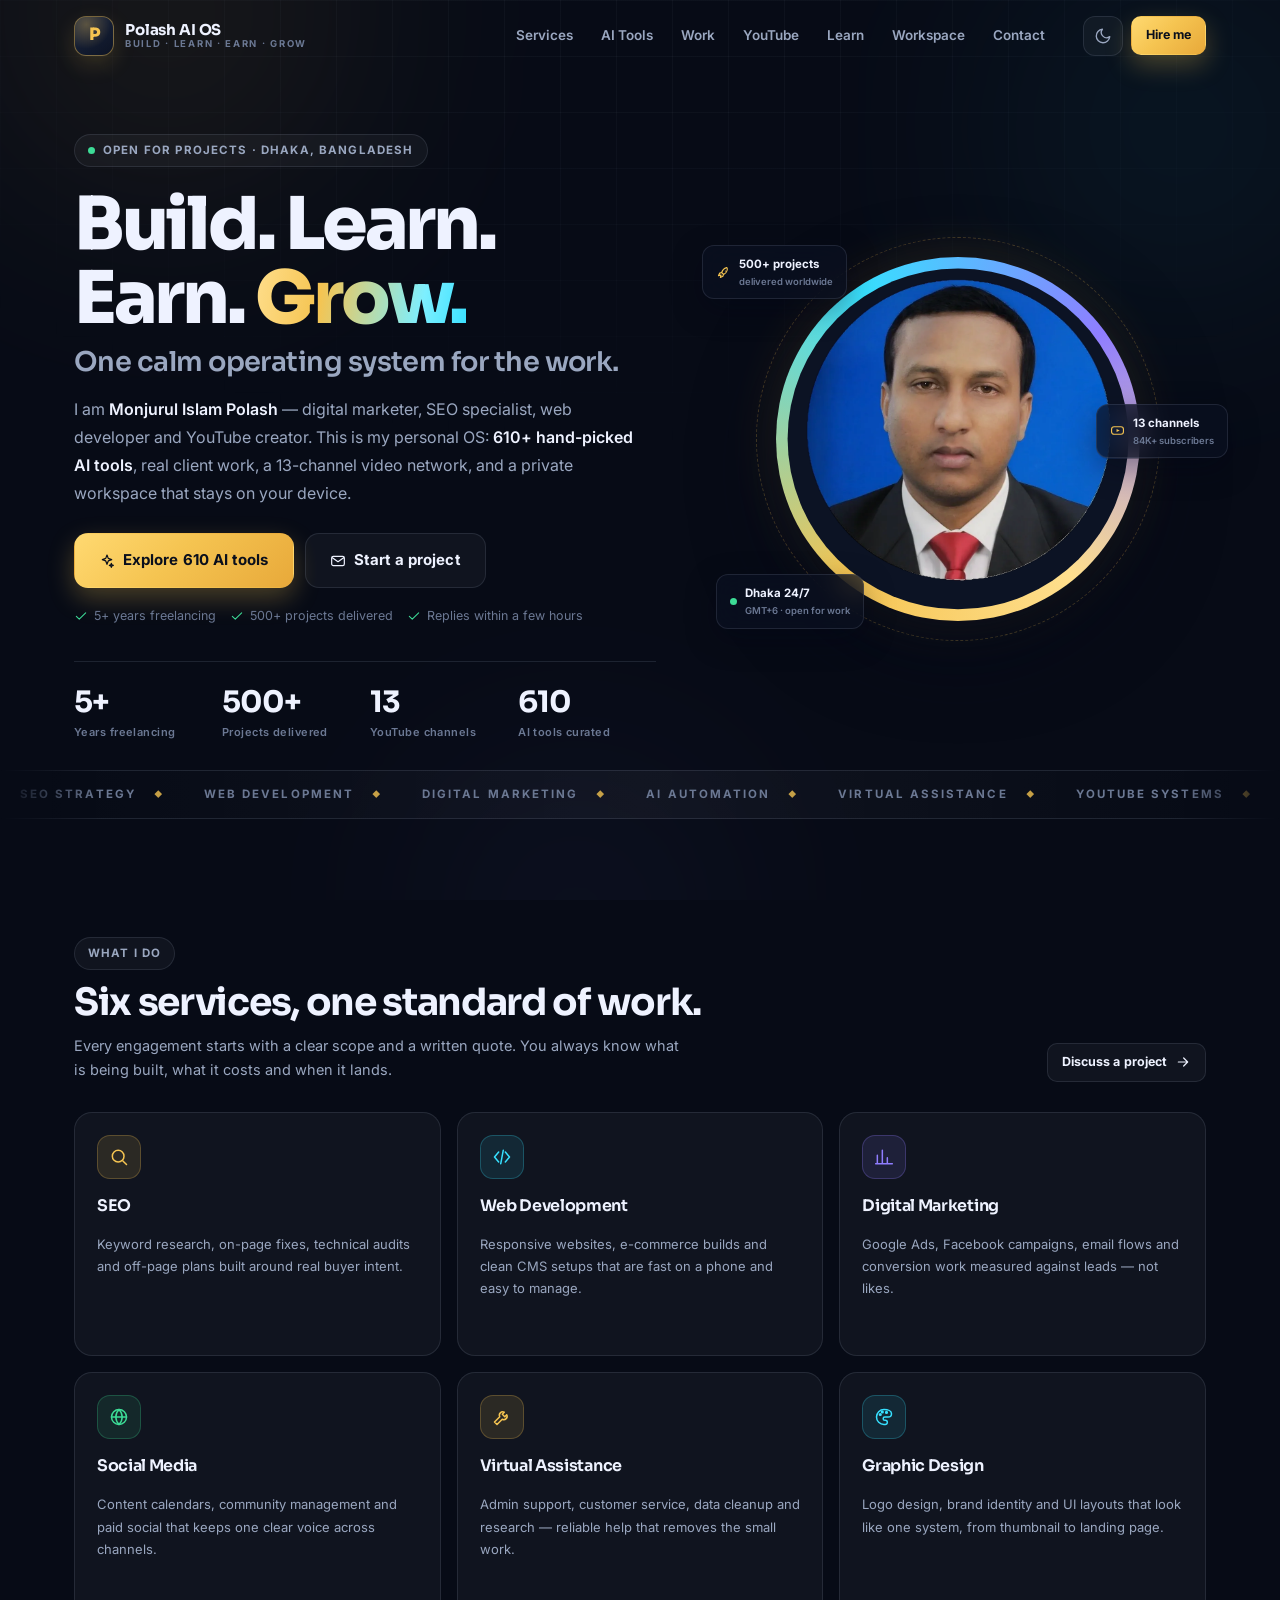
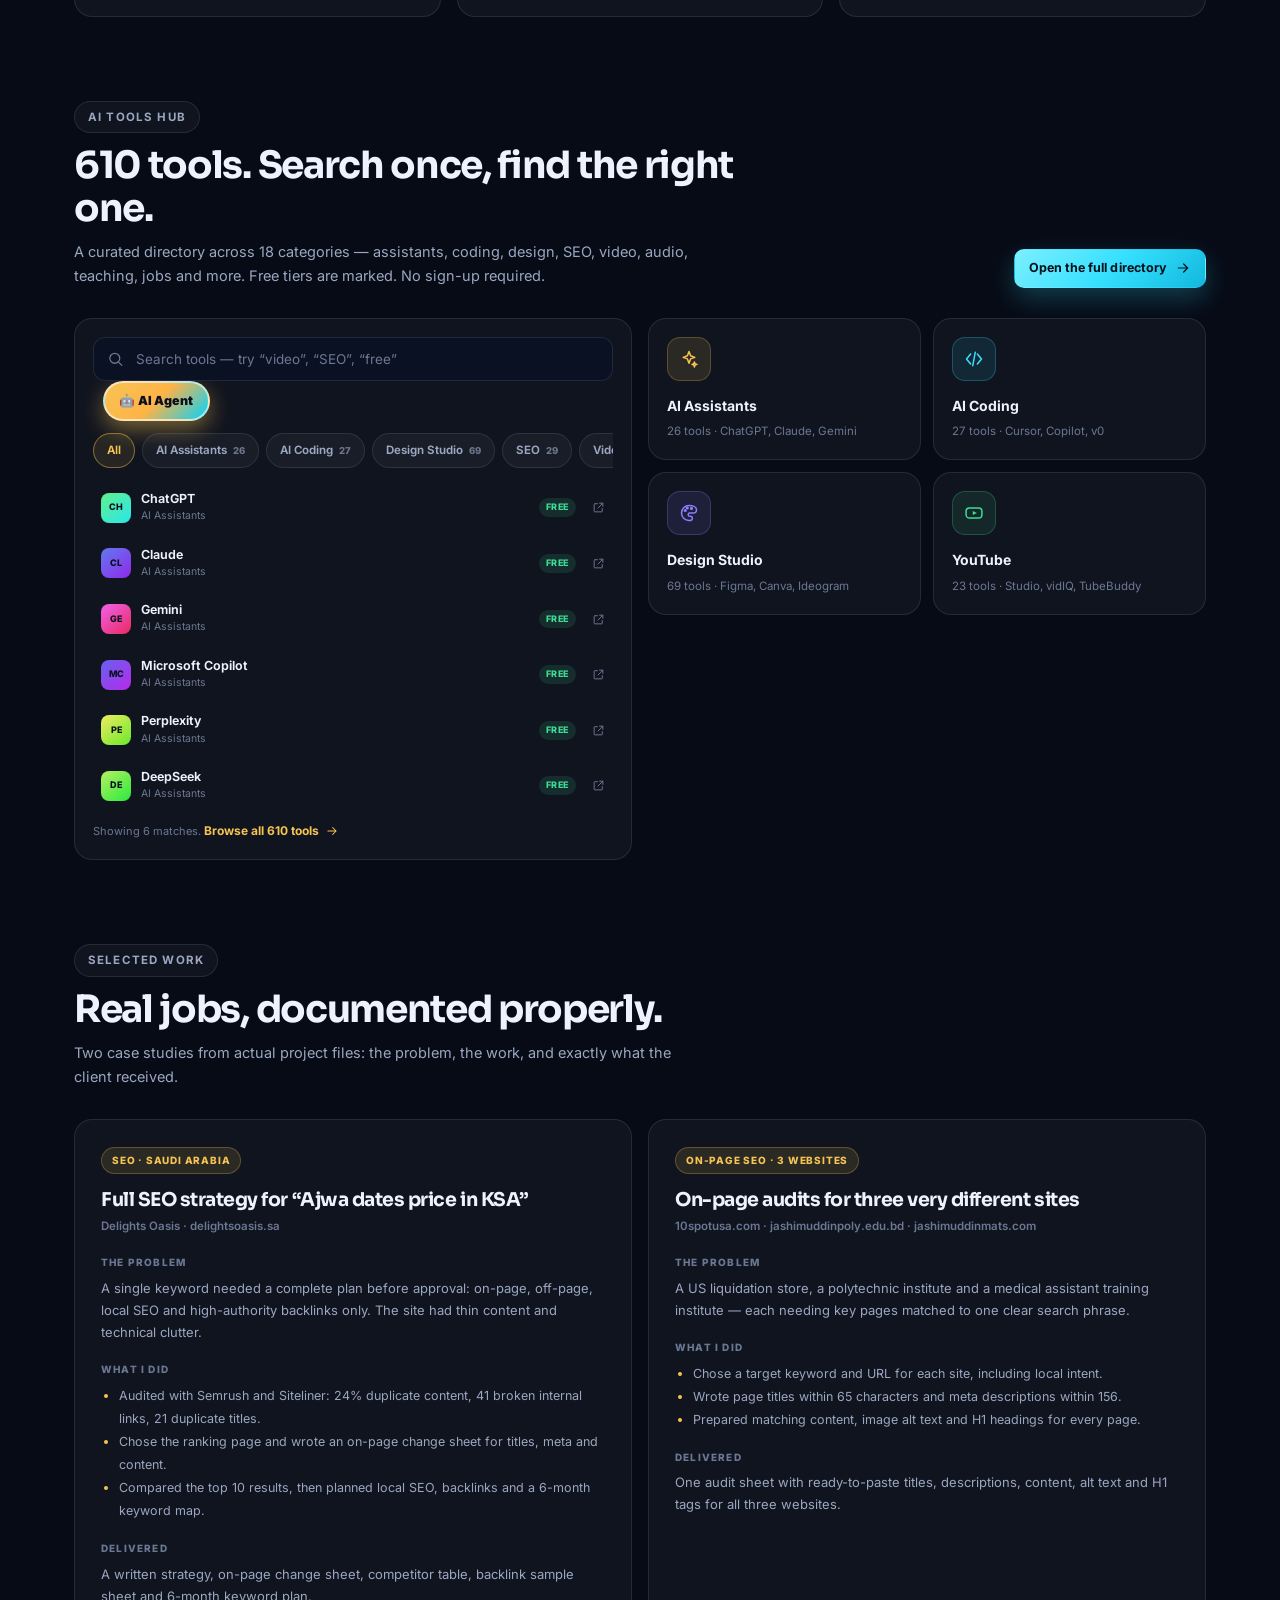
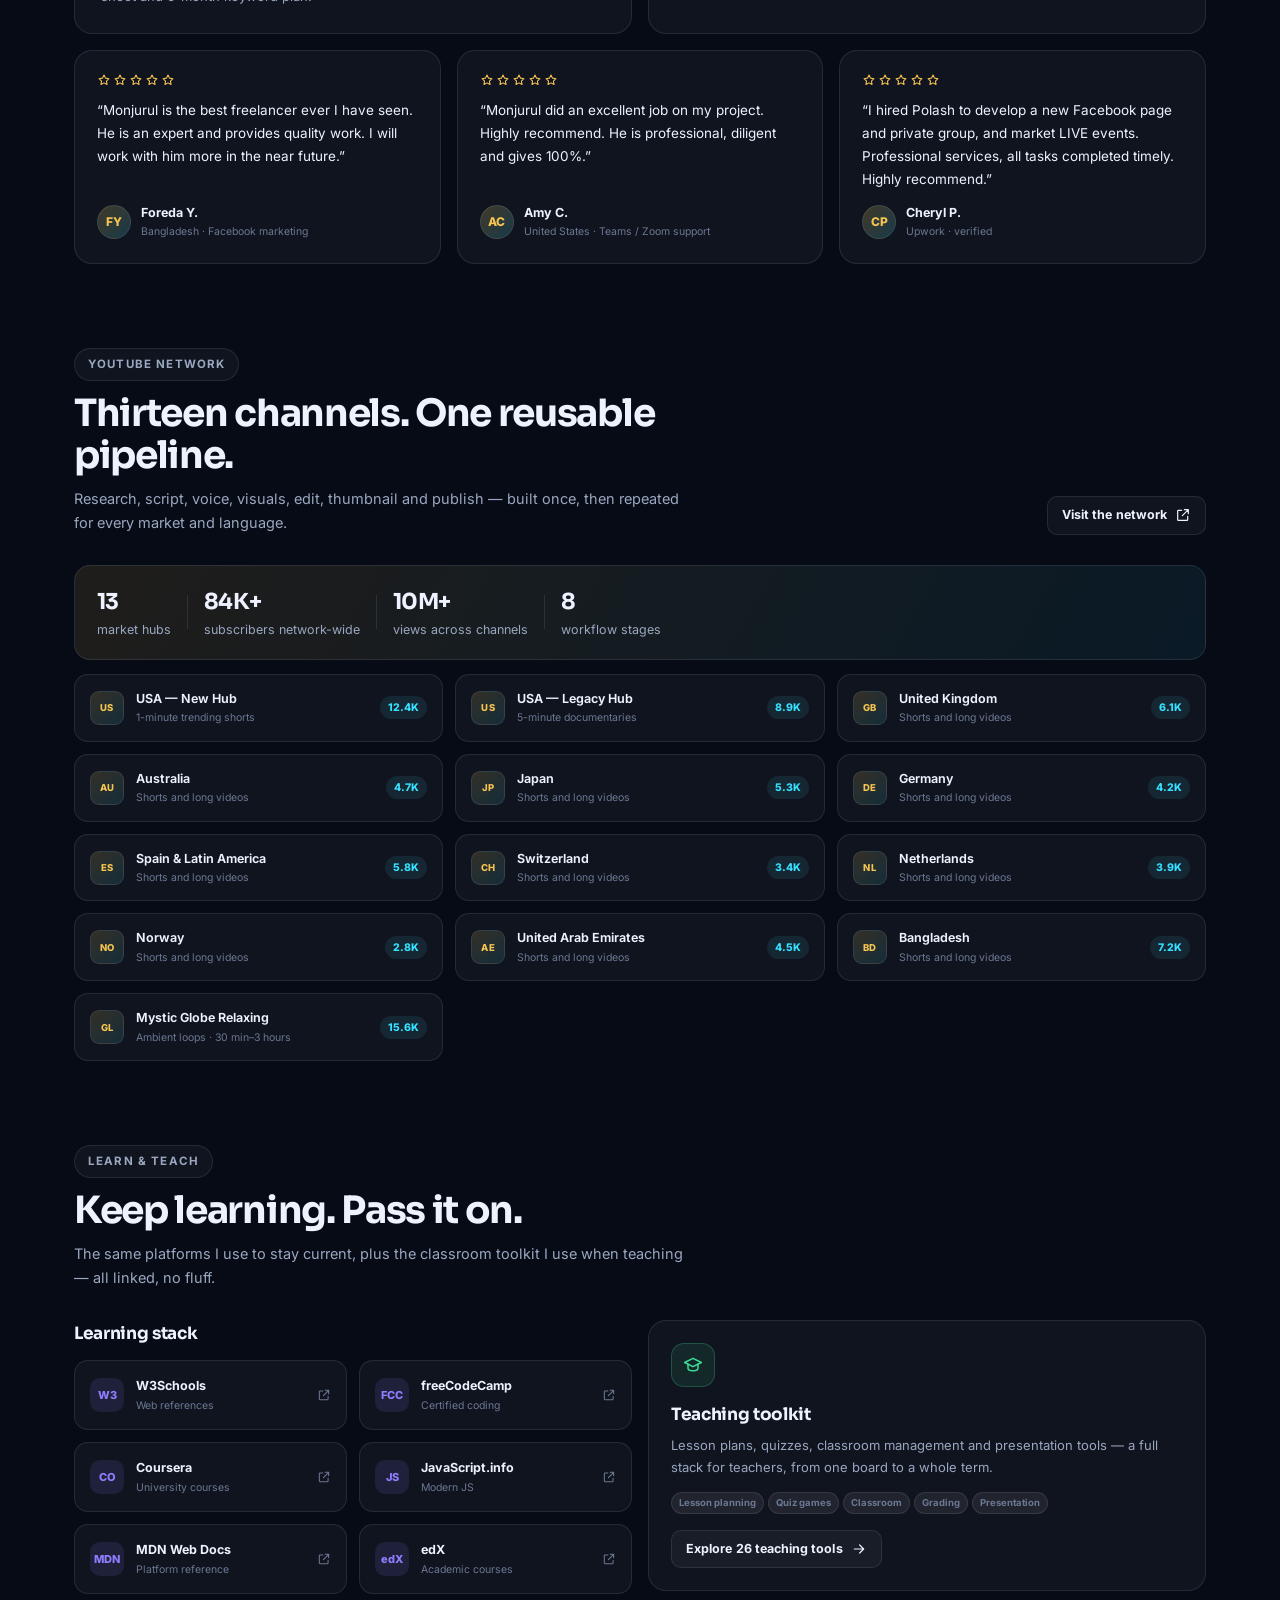
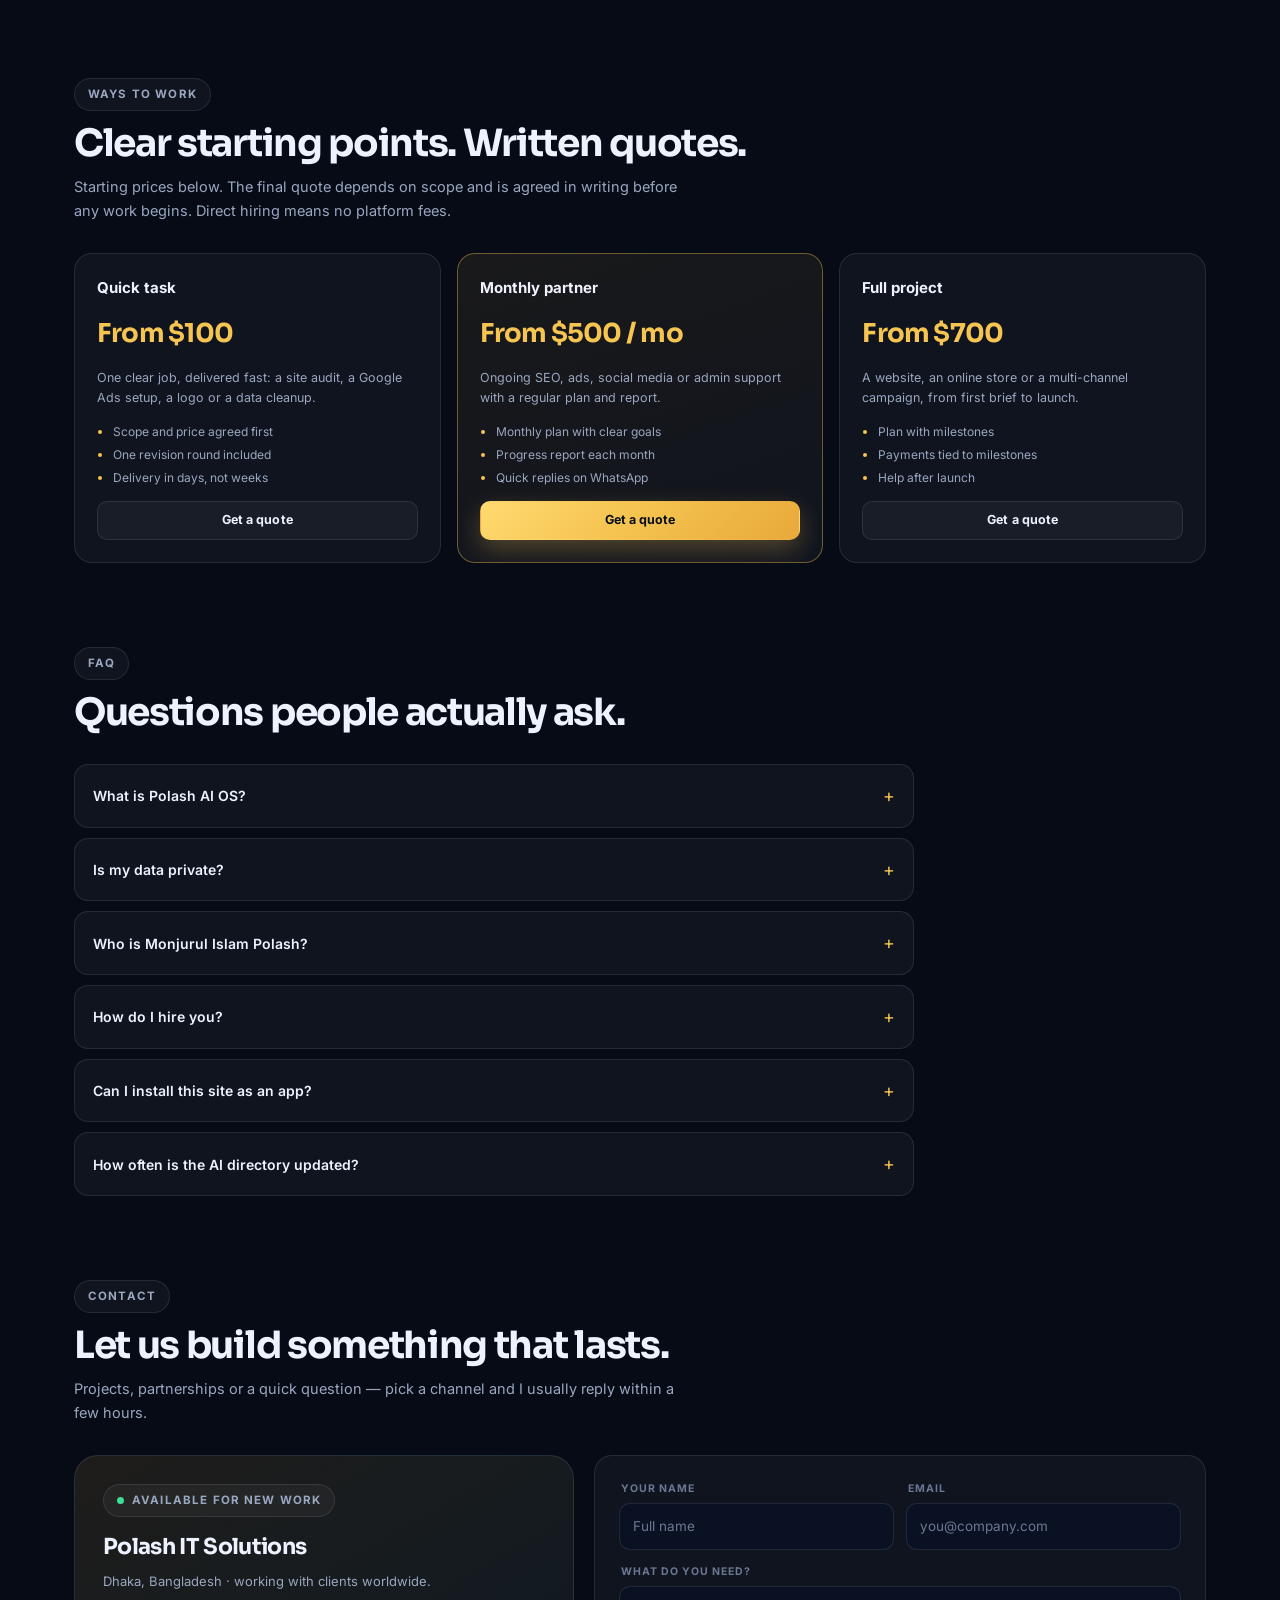
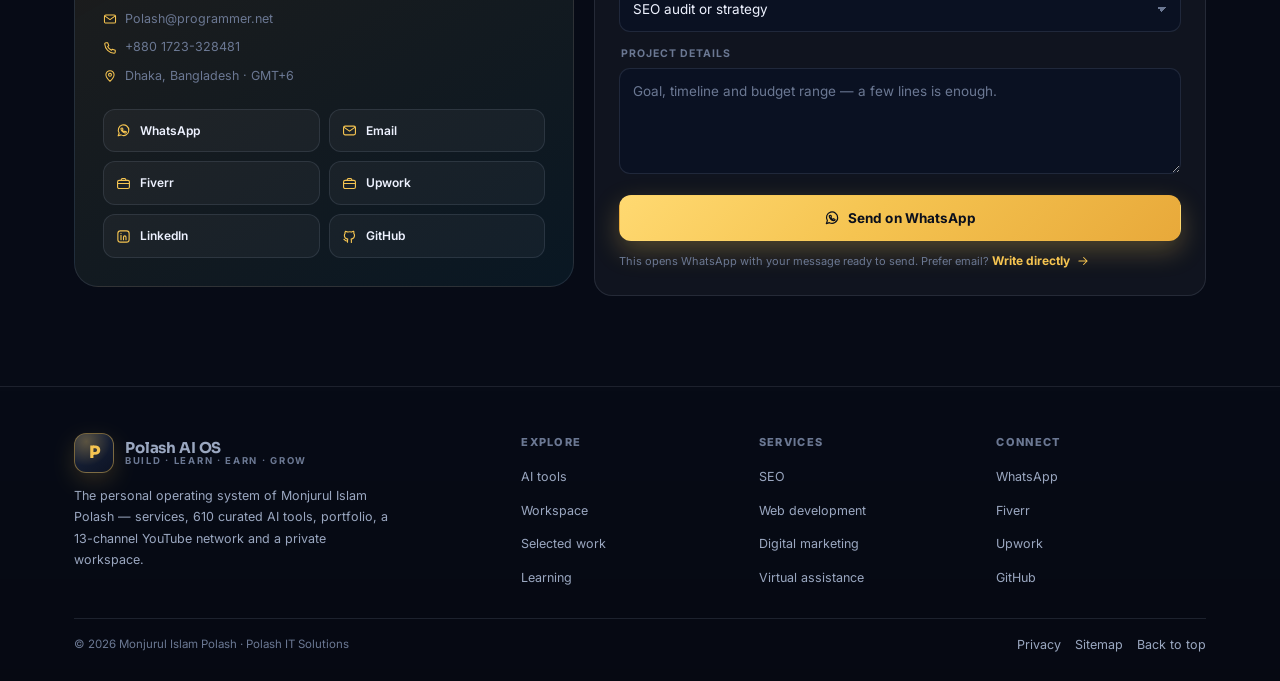
<file: index.html>
<!DOCTYPE html>
<html lang="en" data-theme="dark">
<head>
  <meta charset="UTF-8">
  <meta name="viewport" content="width=device-width, initial-scale=1, viewport-fit=cover">
  <title>Polash AI OS — Build · Learn · Earn · Grow</title>
  <meta name="description" content="The personal operating system of Monjurul Islam Polash: 610+ curated AI tools, SEO and web development services, portfolio, 13-channel YouTube network, learning hub and a private workspace. Dhaka, Bangladesh.">
  <meta name="author" content="Monjurul Islam Polash">
  <meta name="theme-color" content="#070b16">
  <meta name="color-scheme" content="dark light">
  <meta name="robots" content="index, follow">
  <link rel="canonical" href="https://mipolash-prog.github.io/polash-ai-os-v2/">
  <meta property="og:type" content="website">
  <meta property="og:title" content="Polash AI OS — Build · Learn · Earn · Grow">
  <meta property="og:description" content="610+ curated AI tools, SEO and web development services, portfolio, a 13-channel YouTube network and a private workspace — one fast site.">
  <meta property="og:site_name" content="Polash AI OS">
  <meta property="og:url" content="https://mipolash-prog.github.io/polash-ai-os-v2/">
  <meta property="og:image" content="https://mipolash-prog.github.io/polash-ai-os-v2/assets/og-image.png">
  <meta property="og:image:width" content="1200">
  <meta property="og:image:height" content="630">
  <meta name="twitter:card" content="summary_large_image">
  <meta name="twitter:title" content="Polash AI OS — Build · Learn · Earn · Grow">
  <meta name="twitter:description" content="610+ curated AI tools, SEO and web development services, portfolio, a 13-channel YouTube network and a private workspace.">
  <meta name="twitter:image" content="https://mipolash-prog.github.io/polash-ai-os-v2/assets/og-image.png">
  <link rel="icon" href="assets/icon-192.png" type="image/png">
  <link rel="apple-touch-icon" href="assets/icon-192.png">
  <link rel="manifest" href="manifest.webmanifest">
  <link rel="preconnect" href="https://fonts.googleapis.com">
  <link rel="preconnect" href="https://fonts.gstatic.com" crossorigin>
  <link href="https://fonts.googleapis.com/css2?family=Inter:wght@400;500;600;700&family=Sora:wght@500;600;700;800&display=swap" rel="stylesheet">
  <link rel="stylesheet" href="css/main.css">
  <script>try{var t=localStorage.getItem("paos.v2.theme");if(t)document.documentElement.dataset.theme=t}catch(e){}</script>
  <script type="application/ld+json">
  {
    "@context": "https://schema.org",
    "@type": "Person",
    "name": "Monjurul Islam Polash",
    "alternateName": "Polash",
    "jobTitle": "Digital Marketer · SEO Specialist · Web Developer · AI Systems Builder",
    "email": "mailto:Polash@programmer.net",
    "telephone": "+8801723328481",
    "address": { "@type": "PostalAddress", "addressLocality": "Dhaka", "addressCountry": "BD" },
    "knowsAbout": ["Digital Marketing", "SEO", "Web Development", "AI Tools", "Teaching", "YouTube"],
    "url": "https://mipolash-prog.github.io/polash-ai-os-v2/",
    "sameAs": [
      "https://github.com/MIPolash-Prog",
      "https://www.fiverr.com/website1_1",
      "https://www.linkedin.com/in/monjurul-islam-p-417782147",
      "https://www.upwork.com/freelancers/~01e2a611d178fd578d",
      "https://www.youtube.com/@MysticGlobeDocs-1"
    ]
  }
  </script>
  <script type="application/ld+json">
  {
    "@context": "https://schema.org",
    "@type": "ProfessionalService",
    "name": "Polash IT Solutions",
    "url": "https://mipolash-prog.github.io/polash-ai-os-v2/",
    "image": "https://mipolash-prog.github.io/polash-ai-os-v2/assets/og-image.png",
    "email": "Polash@programmer.net",
    "telephone": "+8801723328481",
    "priceRange": "$$",
    "areaServed": "Worldwide",
    "address": { "@type": "PostalAddress", "addressLocality": "Dhaka", "addressCountry": "BD" },
    "founder": { "@type": "Person", "name": "Monjurul Islam Polash" },
    "makesOffer": [
      { "@type": "Offer", "itemOffered": { "@type": "Service", "name": "SEO strategy and audits" } },
      { "@type": "Offer", "itemOffered": { "@type": "Service", "name": "Web development" } },
      { "@type": "Offer", "itemOffered": { "@type": "Service", "name": "Digital marketing" } },
      { "@type": "Offer", "itemOffered": { "@type": "Service", "name": "Virtual assistance" } }
    ]
  }
  </script>
</head>
<body>
  <a class="skip-link" href="#main">Skip to content</a>
  <div class="aurora" aria-hidden="true"><span class="a1"></span><span class="a2"></span><span class="a3"></span></div>

  <header class="header" id="header">
    <div class="header-inner">
      <a class="brand" href="index.html" aria-label="Polash AI OS home">
        <span class="brand-mark" aria-hidden="true"><span>P</span></span>
        <span class="brand-text"><b>Polash AI OS</b><small>Build · Learn · Earn · Grow</small></span>
      </a>
      <nav class="nav" aria-label="Main navigation">
        <a href="#services">Services</a>
        <a href="tools.html">AI Tools</a>
        <a href="#work">Work</a>
        <a href="#youtube">YouTube</a>
        <a href="#learn">Learn</a>
        <a href="dashboard.html">Workspace</a>
        <a href="#contact">Contact</a>
      </nav>
      <div class="header-actions">
        <button class="icon-btn" id="themeBtn" type="button" aria-label="Switch colour theme">
          <svg class="icon moon" aria-hidden="true"><use href="assets/icons.svg#i-moon"></use></svg>
          <svg class="icon sun" aria-hidden="true"><use href="assets/icons.svg#i-sun"></use></svg>
        </button>
        <a class="btn btn-gold btn-sm hire" href="#contact">Hire me</a>
        <button class="icon-btn menu-btn" id="menuBtn" type="button" aria-label="Open menu" aria-expanded="false" aria-controls="mobileNav">
          <svg class="icon" aria-hidden="true"><use href="assets/icons.svg#i-menu"></use></svg>
        </button>
      </div>
    </div>
  </header>
  <div class="mobile-nav" id="mobileNav">
    <a href="#services">Services</a>
    <a href="tools.html">AI Tools</a>
    <a href="#work">Work</a>
    <a href="#youtube">YouTube</a>
    <a href="#learn">Learn</a>
    <a href="dashboard.html">Workspace</a>
    <a href="#contact">Contact</a>
  </div>

  <main id="main">
    <section class="hero">
      <div class="container">
        <div class="hero-grid">
          <div class="hero-copy">
            <span class="eyebrow"><span class="pulse" aria-hidden="true"></span> Open for projects · Dhaka, Bangladesh</span>
            <h1>
              <span class="line">Build. Learn.</span>
              <span class="line">Earn. <span class="grad">Grow.</span></span>
              <span class="small">One calm operating system for the work.</span>
            </h1>
            <p class="hero-lede">I am <b>Monjurul Islam Polash</b> — digital marketer, SEO specialist, web developer and YouTube creator. This is my personal OS: <b>610+ hand-picked AI tools</b>, real client work, a 13-channel video network, and a private workspace that stays on your device.</p>
            <div class="hero-cta">
              <a class="btn btn-gold btn-lg" href="tools.html">
                <svg class="icon" aria-hidden="true"><use href="assets/icons.svg#i-spark"></use></svg>
                Explore 610 AI tools
              </a>
              <a class="btn btn-ghost btn-lg" href="#contact">
                <svg class="icon" aria-hidden="true"><use href="assets/icons.svg#i-mail"></use></svg>
                Start a project
              </a>
            </div>
            <div class="hero-note">
              <span class="item"><svg class="icon" aria-hidden="true"><use href="assets/icons.svg#i-check"></use></svg> 5+ years freelancing</span>
              <span class="item"><svg class="icon" aria-hidden="true"><use href="assets/icons.svg#i-check"></use></svg> 500+ projects delivered</span>
              <span class="item"><svg class="icon" aria-hidden="true"><use href="assets/icons.svg#i-check"></use></svg> Replies within a few hours</span>
            </div>
            <div class="hero-stats">
              <div class="stat"><b data-count="5" data-suffix="+">5+</b><span>Years freelancing</span></div>
              <div class="stat"><b data-count="500" data-suffix="+">500+</b><span>Projects delivered</span></div>
              <div class="stat"><b data-count="13">13</b><span>YouTube channels</span></div>
              <div class="stat"><b data-count="610">610</b><span>AI tools curated</span></div>
            </div>
          </div>
          <div class="hero-visual">
            <div class="hero-photo-wrap">
              <img class="hero-photo" src="assets/polash.webp" width="768" height="768" alt="Monjurul Islam Polash" fetchpriority="high">
            </div>
            <div class="float-chip fc1">
              <svg class="icon" aria-hidden="true"><use href="assets/icons.svg#i-rocket"></use></svg>
              <span>500+ projects<small>delivered worldwide</small></span>
            </div>
            <div class="float-chip fc2">
              <svg class="icon" aria-hidden="true"><use href="assets/icons.svg#i-youtube"></use></svg>
              <span>13 channels<small>84K+ subscribers</small></span>
            </div>
            <div class="float-chip fc3">
              <span class="dot" aria-hidden="true"></span>
              <span>Dhaka 24/7<small>GMT+6 · open for work</small></span>
            </div>
          </div>
        </div>
      </div>
      <div class="marquee" aria-hidden="true">
        <div class="marquee-track">
          <span>SEO Strategy</span><span>Web Development</span><span>Digital Marketing</span><span>AI Automation</span><span>Virtual Assistance</span><span>YouTube Systems</span><span>Graphic Design</span><span>Teaching</span>
          <span>SEO Strategy</span><span>Web Development</span><span>Digital Marketing</span><span>AI Automation</span><span>Virtual Assistance</span><span>YouTube Systems</span><span>Graphic Design</span><span>Teaching</span>
        </div>
      </div>
    </section>

    <section class="section" id="services">
      <div class="container">
        <div class="section-head reveal">
          <div>
            <span class="eyebrow">What I do</span>
            <h2>Six services, one standard of work.</h2>
            <p>Every engagement starts with a clear scope and a written quote. You always know what is being built, what it costs and when it lands.</p>
          </div>
          <a class="btn btn-ghost btn-sm action" href="#contact">Discuss a project <svg class="icon" aria-hidden="true"><use href="assets/icons.svg#i-arrow"></use></svg></a>
        </div>
        <div class="grid g3">
          <article class="card service-card reveal">
            <div class="icon-tile"><svg class="icon" aria-hidden="true"><use href="assets/icons.svg#i-search"></use></svg></div>
            <h3>SEO</h3>
            <p>Keyword research, on-page fixes, technical audits and off-page plans built around real buyer intent.</p>
            <span class="arrow">See case studies <svg class="icon" aria-hidden="true"><use href="assets/icons.svg#i-arrow"></use></svg></span>
          </article>
          <article class="card service-card reveal">
            <div class="icon-tile cyan"><svg class="icon" aria-hidden="true"><use href="assets/icons.svg#i-code"></use></svg></div>
            <h3>Web Development</h3>
            <p>Responsive websites, e-commerce builds and clean CMS setups that are fast on a phone and easy to manage.</p>
            <span class="arrow">See case studies <svg class="icon" aria-hidden="true"><use href="assets/icons.svg#i-arrow"></use></svg></span>
          </article>
          <article class="card service-card reveal">
            <div class="icon-tile violet"><svg class="icon" aria-hidden="true"><use href="assets/icons.svg#i-chart"></use></svg></div>
            <h3>Digital Marketing</h3>
            <p>Google Ads, Facebook campaigns, email flows and conversion work measured against leads — not likes.</p>
            <span class="arrow">See case studies <svg class="icon" aria-hidden="true"><use href="assets/icons.svg#i-arrow"></use></svg></span>
          </article>
          <article class="card service-card reveal">
            <div class="icon-tile green"><svg class="icon" aria-hidden="true"><use href="assets/icons.svg#i-globe"></use></svg></div>
            <h3>Social Media</h3>
            <p>Content calendars, community management and paid social that keeps one clear voice across channels.</p>
            <span class="arrow">See case studies <svg class="icon" aria-hidden="true"><use href="assets/icons.svg#i-arrow"></use></svg></span>
          </article>
          <article class="card service-card reveal">
            <div class="icon-tile"><svg class="icon" aria-hidden="true"><use href="assets/icons.svg#i-wrench"></use></svg></div>
            <h3>Virtual Assistance</h3>
            <p>Admin support, customer service, data cleanup and research — reliable help that removes the small work.</p>
            <span class="arrow">See case studies <svg class="icon" aria-hidden="true"><use href="assets/icons.svg#i-arrow"></use></svg></span>
          </article>
          <article class="card service-card reveal">
            <div class="icon-tile cyan"><svg class="icon" aria-hidden="true"><use href="assets/icons.svg#i-palette"></use></svg></div>
            <h3>Graphic Design</h3>
            <p>Logo design, brand identity and UI layouts that look like one system, from thumbnail to landing page.</p>
            <span class="arrow">See case studies <svg class="icon" aria-hidden="true"><use href="assets/icons.svg#i-arrow"></use></svg></span>
          </article>
        </div>
      </div>
    </section>

    <section class="section" id="tools-preview">
      <div class="container">
        <div class="section-head reveal">
          <div>
            <span class="eyebrow">AI tools hub</span>
            <h2>610 tools. Search once, find the right one.</h2>
            <p>A curated directory across 18 categories — assistants, coding, design, SEO, video, audio, teaching, jobs and more. Free tiers are marked. No sign-up required.</p>
          </div>
          <a class="btn btn-cyan btn-sm action" href="tools.html">Open the full directory <svg class="icon" aria-hidden="true"><use href="assets/icons.svg#i-arrow"></use></svg></a>
        </div>
        <div class="grid g2" style="align-items:stretch">
          <div class="card" style="padding:18px">
            <div class="search-box">
              <svg class="icon" aria-hidden="true"><use href="assets/icons.svg#i-search"></use></svg>
              <input class="input" id="previewSearch" type="search" placeholder="Search tools — try “video”, “SEO”, “free”" aria-label="Search AI tools">
            </div>
            <div class="cat-strip" id="previewCats"></div>
            <div id="previewList" class="task-list" style="max-height:none;margin-top:10px" aria-live="polite"></div>
            <p class="form-note">Showing 6 matches. <a class="top-link" href="tools.html">Browse all 610 tools <svg class="icon" aria-hidden="true"><use href="assets/icons.svg#i-arrow"></use></svg></a></p>
          </div>
          <div class="grid g2" style="gap:12px;align-content:start">
            <a class="card" href="tools.html?cat=assistants" style="padding:18px">
              <div class="icon-tile" style="margin-bottom:12px"><svg class="icon" aria-hidden="true"><use href="assets/icons.svg#i-spark"></use></svg></div>
              <b style="font-size:14px">AI Assistants</b>
              <p class="dim" style="font-size:11.5px;margin-top:4px">26 tools · ChatGPT, Claude, Gemini</p>
            </a>
            <a class="card" href="tools.html?cat=coding" style="padding:18px">
              <div class="icon-tile cyan" style="margin-bottom:12px"><svg class="icon" aria-hidden="true"><use href="assets/icons.svg#i-code"></use></svg></div>
              <b style="font-size:14px">AI Coding</b>
              <p class="dim" style="font-size:11.5px;margin-top:4px">27 tools · Cursor, Copilot, v0</p>
            </a>
            <a class="card" href="tools.html?cat=design" style="padding:18px">
              <div class="icon-tile violet" style="margin-bottom:12px"><svg class="icon" aria-hidden="true"><use href="assets/icons.svg#i-palette"></use></svg></div>
              <b style="font-size:14px">Design Studio</b>
              <p class="dim" style="font-size:11.5px;margin-top:4px">69 tools · Figma, Canva, Ideogram</p>
            </a>
            <a class="card" href="tools.html?cat=ytools" style="padding:18px">
              <div class="icon-tile green" style="margin-bottom:12px"><svg class="icon" aria-hidden="true"><use href="assets/icons.svg#i-youtube"></use></svg></div>
              <b style="font-size:14px">YouTube</b>
              <p class="dim" style="font-size:11.5px;margin-top:4px">23 tools · Studio, vidIQ, TubeBuddy</p>
            </a>
          </div>
        </div>
      </div>
    </section>

    <section class="section" id="work">
      <div class="container">
        <div class="section-head reveal">
          <div>
            <span class="eyebrow">Selected work</span>
            <h2>Real jobs, documented properly.</h2>
            <p>Two case studies from actual project files: the problem, the work, and exactly what the client received.</p>
          </div>
        </div>
        <div class="grid g2">
          <article class="card case-card reveal">
            <span class="tag">SEO · Saudi Arabia</span>
            <h3>Full SEO strategy for “Ajwa dates price in KSA”</h3>
            <div class="client">Delights Oasis · delightsoasis.sa</div>
            <div class="label">The problem</div>
            <p>A single keyword needed a complete plan before approval: on-page, off-page, local SEO and high-authority backlinks only. The site had thin content and technical clutter.</p>
            <div class="label">What I did</div>
            <ul>
              <li>Audited with Semrush and Siteliner: 24% duplicate content, 41 broken internal links, 21 duplicate titles.</li>
              <li>Chose the ranking page and wrote an on-page change sheet for titles, meta and content.</li>
              <li>Compared the top 10 results, then planned local SEO, backlinks and a 6-month keyword map.</li>
            </ul>
            <div class="label">Delivered</div>
            <p>A written strategy, on-page change sheet, competitor table, backlink sample sheet and 6-month keyword plan.</p>
          </article>
          <article class="card case-card reveal">
            <span class="tag">On-page SEO · 3 websites</span>
            <h3>On-page audits for three very different sites</h3>
            <div class="client">10spotusa.com · jashimuddinpoly.edu.bd · jashimuddinmats.com</div>
            <div class="label">The problem</div>
            <p>A US liquidation store, a polytechnic institute and a medical assistant training institute — each needing key pages matched to one clear search phrase.</p>
            <div class="label">What I did</div>
            <ul>
              <li>Chose a target keyword and URL for each site, including local intent.</li>
              <li>Wrote page titles within 65 characters and meta descriptions within 156.</li>
              <li>Prepared matching content, image alt text and H1 headings for every page.</li>
            </ul>
            <div class="label">Delivered</div>
            <p>One audit sheet with ready-to-paste titles, descriptions, content, alt text and H1 tags for all three websites.</p>
          </article>
        </div>
        <div class="grid g3" style="margin-top:16px">
          <article class="card review-card reveal">
            <div class="stars" aria-label="5 out of 5 stars">
              <svg class="icon" aria-hidden="true"><use href="assets/icons.svg#i-star"></use></svg><svg class="icon" aria-hidden="true"><use href="assets/icons.svg#i-star"></use></svg><svg class="icon" aria-hidden="true"><use href="assets/icons.svg#i-star"></use></svg><svg class="icon" aria-hidden="true"><use href="assets/icons.svg#i-star"></use></svg><svg class="icon" aria-hidden="true"><use href="assets/icons.svg#i-star"></use></svg>
            </div>
            <blockquote>“Monjurul is the best freelancer ever I have seen. He is an expert and provides quality work. I will work with him more in the near future.”</blockquote>
            <div class="review-meta"><span class="avatar-sm">FY</span><span><b>Foreda Y.</b><small>Bangladesh · Facebook marketing</small></span></div>
          </article>
          <article class="card review-card reveal">
            <div class="stars" aria-label="5 out of 5 stars">
              <svg class="icon" aria-hidden="true"><use href="assets/icons.svg#i-star"></use></svg><svg class="icon" aria-hidden="true"><use href="assets/icons.svg#i-star"></use></svg><svg class="icon" aria-hidden="true"><use href="assets/icons.svg#i-star"></use></svg><svg class="icon" aria-hidden="true"><use href="assets/icons.svg#i-star"></use></svg><svg class="icon" aria-hidden="true"><use href="assets/icons.svg#i-star"></use></svg>
            </div>
            <blockquote>“Monjurul did an excellent job on my project. Highly recommend. He is professional, diligent and gives 100%.”</blockquote>
            <div class="review-meta"><span class="avatar-sm">AC</span><span><b>Amy C.</b><small>United States · Teams / Zoom support</small></span></div>
          </article>
          <article class="card review-card reveal">
            <div class="stars" aria-label="5 out of 5 stars">
              <svg class="icon" aria-hidden="true"><use href="assets/icons.svg#i-star"></use></svg><svg class="icon" aria-hidden="true"><use href="assets/icons.svg#i-star"></use></svg><svg class="icon" aria-hidden="true"><use href="assets/icons.svg#i-star"></use></svg><svg class="icon" aria-hidden="true"><use href="assets/icons.svg#i-star"></use></svg><svg class="icon" aria-hidden="true"><use href="assets/icons.svg#i-star"></use></svg>
            </div>
            <blockquote>“I hired Polash to develop a new Facebook page and private group, and market LIVE events. Professional services, all tasks completed timely. Highly recommend.”</blockquote>
            <div class="review-meta"><span class="avatar-sm">CP</span><span><b>Cheryl P.</b><small>Upwork · verified</small></span></div>
          </article>
        </div>
      </div>
    </section>

    <section class="section" id="youtube">
      <div class="container">
        <div class="section-head reveal">
          <div>
            <span class="eyebrow">YouTube network</span>
            <h2>Thirteen channels. One reusable pipeline.</h2>
            <p>Research, script, voice, visuals, edit, thumbnail and publish — built once, then repeated for every market and language.</p>
          </div>
          <a class="btn btn-ghost btn-sm action" href="https://www.youtube.com/@MysticGlobeDocs-1" target="_blank" rel="noopener">Visit the network <svg class="icon" aria-hidden="true"><use href="assets/icons.svg#i-ext"></use></svg></a>
        </div>
        <div class="band reveal">
          <div><div class="big">13</div><div class="text">market hubs</div></div>
          <div style="width:1px;height:34px;background:var(--line)"></div>
          <div><div class="big">84K+</div><div class="text">subscribers network-wide</div></div>
          <div style="width:1px;height:34px;background:var(--line)"></div>
          <div><div class="big">10M+</div><div class="text">views across channels</div></div>
          <div style="width:1px;height:34px;background:var(--line)"></div>
          <div><div class="big">8</div><div class="text">workflow stages</div></div>
        </div>
        <div class="channel-grid" id="channelGrid" style="margin-top:14px"></div>
      </div>
    </section>

    <section class="section" id="learn">
      <div class="container">
        <div class="section-head reveal">
          <div>
            <span class="eyebrow">Learn &amp; teach</span>
            <h2>Keep learning. Pass it on.</h2>
            <p>The same platforms I use to stay current, plus the classroom toolkit I use when teaching — all linked, no fluff.</p>
          </div>
        </div>
        <div class="grid g2" style="align-items:start">
          <div class="reveal">
            <h3 style="font-family:var(--font-display);font-size:17px;letter-spacing:-0.02em;margin-bottom:12px">Learning stack</h3>
            <div class="learn-grid" style="grid-template-columns:1fr 1fr">
              <a class="learn-item" href="https://www.w3schools.com" target="_blank" rel="noopener"><span class="mono">W3</span><span><b>W3Schools</b><small>Web references</small></span><svg class="icon" aria-hidden="true"><use href="assets/icons.svg#i-ext"></use></svg></a>
              <a class="learn-item" href="https://www.freecodecamp.org" target="_blank" rel="noopener"><span class="mono">FCC</span><span><b>freeCodeCamp</b><small>Certified coding</small></span><svg class="icon" aria-hidden="true"><use href="assets/icons.svg#i-ext"></use></svg></a>
              <a class="learn-item" href="https://www.coursera.org" target="_blank" rel="noopener"><span class="mono">CO</span><span><b>Coursera</b><small>University courses</small></span><svg class="icon" aria-hidden="true"><use href="assets/icons.svg#i-ext"></use></svg></a>
              <a class="learn-item" href="https://javascript.info" target="_blank" rel="noopener"><span class="mono">JS</span><span><b>JavaScript.info</b><small>Modern JS</small></span><svg class="icon" aria-hidden="true"><use href="assets/icons.svg#i-ext"></use></svg></a>
              <a class="learn-item" href="https://developer.mozilla.org" target="_blank" rel="noopener"><span class="mono">MDN</span><span><b>MDN Web Docs</b><small>Platform reference</small></span><svg class="icon" aria-hidden="true"><use href="assets/icons.svg#i-ext"></use></svg></a>
              <a class="learn-item" href="https://www.edx.org" target="_blank" rel="noopener"><span class="mono">edX</span><span><b>edX</b><small>Academic courses</small></span><svg class="icon" aria-hidden="true"><use href="assets/icons.svg#i-ext"></use></svg></a>
            </div>
          </div>
          <div class="card reveal">
            <div class="icon-tile green" style="margin-bottom:14px"><svg class="icon" aria-hidden="true"><use href="assets/icons.svg#i-cap"></use></svg></div>
            <h3 style="font-family:var(--font-display);font-size:17px;letter-spacing:-0.02em">Teaching toolkit</h3>
            <p class="muted" style="font-size:13px;margin-top:6px">Lesson plans, quizzes, classroom management and presentation tools — a full stack for teachers, from one board to a whole term.</p>
            <div class="tool-tags" style="margin-top:14px">
              <a class="tag" href="tools.html?cat=teaching">Lesson planning</a>
              <a class="tag" href="tools.html?cat=teaching">Quiz games</a>
              <a class="tag" href="tools.html?cat=teaching">Classroom</a>
              <a class="tag" href="tools.html?cat=teaching">Grading</a>
              <a class="tag" href="tools.html?cat=teaching">Presentation</a>
            </div>
            <a class="btn btn-ghost btn-sm" style="margin-top:16px" href="tools.html?cat=teaching">Explore 26 teaching tools <svg class="icon" aria-hidden="true"><use href="assets/icons.svg#i-arrow"></use></svg></a>
          </div>
        </div>
      </div>
    </section>

    <section class="section" id="pricing">
      <div class="container">
        <div class="section-head reveal">
          <div>
            <span class="eyebrow">Ways to work</span>
            <h2>Clear starting points. Written quotes.</h2>
            <p>Starting prices below. The final quote depends on scope and is agreed in writing before any work begins. Direct hiring means no platform fees.</p>
          </div>
        </div>
        <div class="grid g3">
          <article class="card pricing-card reveal">
            <b style="font-size:15px">Quick task</b>
            <div class="price">From $100</div>
            <p class="muted" style="font-size:12.5px">One clear job, delivered fast: a site audit, a Google Ads setup, a logo or a data cleanup.</p>
            <ul>
              <li>Scope and price agreed first</li>
              <li>One revision round included</li>
              <li>Delivery in days, not weeks</li>
            </ul>
            <a class="btn btn-ghost btn-sm" href="https://wa.me/8801723328481?text=Hello%20Polash%2C%20I%20am%20interested%20in%20a%20quick%20task." target="_blank" rel="noopener">Get a quote</a>
          </article>
          <article class="card pricing-card reveal" style="border-color:rgba(245,196,81,.4);background:linear-gradient(160deg,rgba(245,196,81,.08),var(--panel))">
            <b style="font-size:15px">Monthly partner</b>
            <div class="price">From $500 / mo</div>
            <p class="muted" style="font-size:12.5px">Ongoing SEO, ads, social media or admin support with a regular plan and report.</p>
            <ul>
              <li>Monthly plan with clear goals</li>
              <li>Progress report each month</li>
              <li>Quick replies on WhatsApp</li>
            </ul>
            <a class="btn btn-gold btn-sm" href="https://wa.me/8801723328481?text=Hello%20Polash%2C%20I%20am%20interested%20in%20a%20monthly%20partnership." target="_blank" rel="noopener">Get a quote</a>
          </article>
          <article class="card pricing-card reveal">
            <b style="font-size:15px">Full project</b>
            <div class="price">From $700</div>
            <p class="muted" style="font-size:12.5px">A website, an online store or a multi-channel campaign, from first brief to launch.</p>
            <ul>
              <li>Plan with milestones</li>
              <li>Payments tied to milestones</li>
              <li>Help after launch</li>
            </ul>
            <a class="btn btn-ghost btn-sm" href="https://wa.me/8801723328481?text=Hello%20Polash%2C%20I%20am%20interested%20in%20a%20full%20project." target="_blank" rel="noopener">Get a quote</a>
          </article>
        </div>
      </div>
    </section>

    <section class="section" id="faq">
      <div class="container">
        <div class="section-head reveal">
          <div>
            <span class="eyebrow">FAQ</span>
            <h2>Questions people actually ask.</h2>
          </div>
        </div>
        <div class="faq reveal">
          <details class="faq-item">
            <summary>What is Polash AI OS?</summary>
            <p>It is the personal operating system of Monjurul Islam Polash: a portfolio, a 610-tool AI directory, a private workspace for tasks and earnings, a learning hub and a 13-channel YouTube ecosystem — all in one fast website.</p>
          </details>
          <details class="faq-item">
            <summary>Is my data private?</summary>
            <p>Yes. Tasks, notes, goals, earnings and tool favourites are saved only in your own browser's local storage. Nothing is uploaded to a server. You can export a backup or erase everything from the Workspace page.</p>
          </details>
          <details class="faq-item">
            <summary>Who is Monjurul Islam Polash?</summary>
            <p>A digital marketer, SEO specialist, web developer, virtual assistant, YouTube creator and teacher based in Dhaka, Bangladesh, with more than five years of freelancing experience and 500+ delivered projects.</p>
          </details>
          <details class="faq-item">
            <summary>How do I hire you?</summary>
            <p>Use the contact form or message me on WhatsApp. You can also reach me on Fiverr, Upwork, LinkedIn, PeoplePerHour or Guru. Quotes are agreed in writing before work starts.</p>
          </details>
          <details class="faq-item">
            <summary>Can I install this site as an app?</summary>
            <p>Yes. It is a progressive web app. Use your browser's Install or Add to Home screen option. After the first visit the core pages work offline.</p>
          </details>
          <details class="faq-item">
            <summary>How often is the AI directory updated?</summary>
            <p>The list is refreshed from real client and production work. Each entry is marked FREE, EARN or INFO so you can see the business model before you click.</p>
          </details>
        </div>
      </div>
    </section>

    <section class="section" id="contact">
      <div class="container">
        <div class="section-head reveal">
          <div>
            <span class="eyebrow">Contact</span>
            <h2>Let us build something that lasts.</h2>
            <p>Projects, partnerships or a quick question — pick a channel and I usually reply within a few hours.</p>
          </div>
        </div>
        <div class="contact-wrap">
          <div class="contact-card reveal">
            <div class="eyebrow" style="margin-bottom:12px"><span class="pulse" aria-hidden="true"></span> Available for new work</div>
            <h3 style="font-family:var(--font-display);font-size:22px;letter-spacing:-0.03em">Polash IT Solutions</h3>
            <p class="muted" style="font-size:13px;margin-top:6px">Dhaka, Bangladesh · working with clients worldwide.</p>
            <div style="display:flex;flex-direction:column;gap:8px;margin-top:16px;font-size:12.5px">
              <span class="dim" style="display:flex;align-items:center;gap:8px"><svg class="icon" style="width:14px;height:14px;color:var(--gold)" aria-hidden="true"><use href="assets/icons.svg#i-mail"></use></svg> Polash@programmer.net</span>
              <span class="dim" style="display:flex;align-items:center;gap:8px"><svg class="icon" style="width:14px;height:14px;color:var(--gold)" aria-hidden="true"><use href="assets/icons.svg#i-phone"></use></svg> +880 1723-328481</span>
              <span class="dim" style="display:flex;align-items:center;gap:8px"><svg class="icon" style="width:14px;height:14px;color:var(--gold)" aria-hidden="true"><use href="assets/icons.svg#i-pin"></use></svg> Dhaka, Bangladesh · GMT+6</span>
            </div>
            <div class="contact-links">
              <a class="contact-link" href="https://wa.me/8801723328481" target="_blank" rel="noopener"><svg class="icon" aria-hidden="true"><use href="assets/icons.svg#i-whatsapp"></use></svg> WhatsApp</a>
              <a class="contact-link" href="mailto:Polash@programmer.net"><svg class="icon" aria-hidden="true"><use href="assets/icons.svg#i-mail"></use></svg> Email</a>
              <a class="contact-link" href="https://www.fiverr.com/website1_1" target="_blank" rel="noopener"><svg class="icon" aria-hidden="true"><use href="assets/icons.svg#i-brief"></use></svg> Fiverr</a>
              <a class="contact-link" href="https://www.upwork.com/freelancers/~01e2a611d178fd578d" target="_blank" rel="noopener"><svg class="icon" aria-hidden="true"><use href="assets/icons.svg#i-brief"></use></svg> Upwork</a>
              <a class="contact-link" href="https://www.linkedin.com/in/monjurul-islam-p-417782147" target="_blank" rel="noopener"><svg class="icon" aria-hidden="true"><use href="assets/icons.svg#i-linkedin"></use></svg> LinkedIn</a>
              <a class="contact-link" href="https://github.com/MIPolash-Prog" target="_blank" rel="noopener"><svg class="icon" aria-hidden="true"><use href="assets/icons.svg#i-github"></use></svg> GitHub</a>
            </div>
          </div>
          <form class="card reveal" id="contactForm" style="padding:24px">
            <div class="form-row">
              <div class="field">
                <label class="label" for="cName">Your name</label>
                <input class="input" id="cName" name="name" autocomplete="name" required placeholder="Full name">
              </div>
              <div class="field">
                <label class="label" for="cEmail">Email</label>
                <input class="input" id="cEmail" name="email" type="email" autocomplete="email" required placeholder="you@company.com">
              </div>
            </div>
            <div class="field">
              <label class="label" for="cService">What do you need?</label>
              <select class="select" id="cService" name="service">
                <option>SEO audit or strategy</option>
                <option>Website or e-commerce build</option>
                <option>Digital marketing / ads</option>
                <option>Social media management</option>
                <option>Virtual assistance</option>
                <option>Graphic design</option>
                <option>Something else</option>
              </select>
            </div>
            <div class="field">
              <label class="label" for="cMessage">Project details</label>
              <textarea class="textarea" id="cMessage" name="message" required placeholder="Goal, timeline and budget range — a few lines is enough."></textarea>
            </div>
            <button class="btn btn-gold" type="submit" style="width:100%">
              <svg class="icon" aria-hidden="true"><use href="assets/icons.svg#i-whatsapp"></use></svg>
              Send on WhatsApp
            </button>
            <p class="form-note">This opens WhatsApp with your message ready to send. Prefer email? <a class="top-link" href="mailto:Polash@programmer.net">Write directly <svg class="icon" aria-hidden="true"><use href="assets/icons.svg#i-arrow"></use></svg></a></p>
          </form>
        </div>
      </div>
    </section>
  </main>

  <footer class="footer">
    <div class="container">
      <div class="footer-inner">
        <div>
          <a class="brand" href="index.html" aria-label="Polash AI OS home">
            <span class="brand-mark" aria-hidden="true"><span>P</span></span>
            <span class="brand-text"><b>Polash AI OS</b><small>Build · Learn · Earn · Grow</small></span>
          </a>
          <p>The personal operating system of Monjurul Islam Polash — services, 610 curated AI tools, portfolio, a 13-channel YouTube network and a private workspace.</p>
        </div>
        <div>
          <h4>Explore</h4>
          <ul>
            <li><a href="tools.html">AI tools</a></li>
            <li><a href="dashboard.html">Workspace</a></li>
            <li><a href="#work">Selected work</a></li>
            <li><a href="#learn">Learning</a></li>
          </ul>
        </div>
        <div>
          <h4>Services</h4>
          <ul>
            <li><a href="#services">SEO</a></li>
            <li><a href="#services">Web development</a></li>
            <li><a href="#services">Digital marketing</a></li>
            <li><a href="#services">Virtual assistance</a></li>
          </ul>
        </div>
        <div>
          <h4>Connect</h4>
          <ul>
            <li><a href="https://wa.me/8801723328481" target="_blank" rel="noopener">WhatsApp</a></li>
            <li><a href="https://www.fiverr.com/website1_1" target="_blank" rel="noopener">Fiverr</a></li>
            <li><a href="https://www.upwork.com/freelancers/~01e2a611d178fd578d" target="_blank" rel="noopener">Upwork</a></li>
            <li><a href="https://github.com/MIPolash-Prog" target="_blank" rel="noopener">GitHub</a></li>
          </ul>
        </div>
      </div>
      <div class="footer-bottom">
        <span>© <span id="year">2026</span> Monjurul Islam Polash · Polash IT Solutions</span>
        <span class="mini"><a href="privacy-policy.html">Privacy</a><a href="sitemap.xml">Sitemap</a><a href="#main">Back to top</a></span>
      </div>
    </div>
  </footer>

  <script src="data/tools.js"></script>
  <script src="js/main.js"></script>


<style id="agent-call-style">
#agentCallBtn{display:inline-flex;align-items:center;gap:6px;margin-left:10px;padding:8px 14px;border-radius:999px;background:linear-gradient(135deg,#f6c453,#ffb347,#00d4ff);color:#0b1020!important;font-weight:900;font-size:12.5px;letter-spacing:.02em;text-decoration:none;border:2px solid rgba(255,255,255,.6);box-shadow:0 8px 22px rgba(246,196,83,.45);animation:agentPulse 2.2s infinite;white-space:nowrap;transition:transform .25s;cursor:pointer;font-family:inherit}
#agentCallBtn:hover{transform:scale(1.09) rotate(-1.2deg)}
@keyframes agentPulse{0%{box-shadow:0 8px 22px rgba(246,196,83,.45),0 0 0 0 rgba(246,196,83,.5)}70%{box-shadow:0 8px 22px rgba(246,196,83,.45),0 0 0 10px rgba(246,196,83,0)}100%{box-shadow:0 8px 22px rgba(246,196,83,.45),0 0 0 0 rgba(246,196,83,0)}}
</style>
<a id="agentCallBtn" href="https://arena.ai/agent" target="_blank" rel="noopener" title="Arena AI Agent Mode — sign in kore history soho sahajjo nin">🤖 AI Agent</a>
<script>
document.addEventListener("DOMContentLoaded",function(){var b=document.getElementById("agentCallBtn");if(!b)return;var t=document.querySelector(".top-search")||document.querySelector('input[type="search"]')||document.querySelector('input[placeholder*="Search"]')||document.querySelector('input[placeholder*="search"]');if(t){var host=t.closest("div")||t;if(host.parentNode){host.parentNode.insertBefore(b,host.nextSibling);return}}var h=document.querySelector("header");if(h)h.appendChild(b);});
</script>
</body>
</html>
</file>
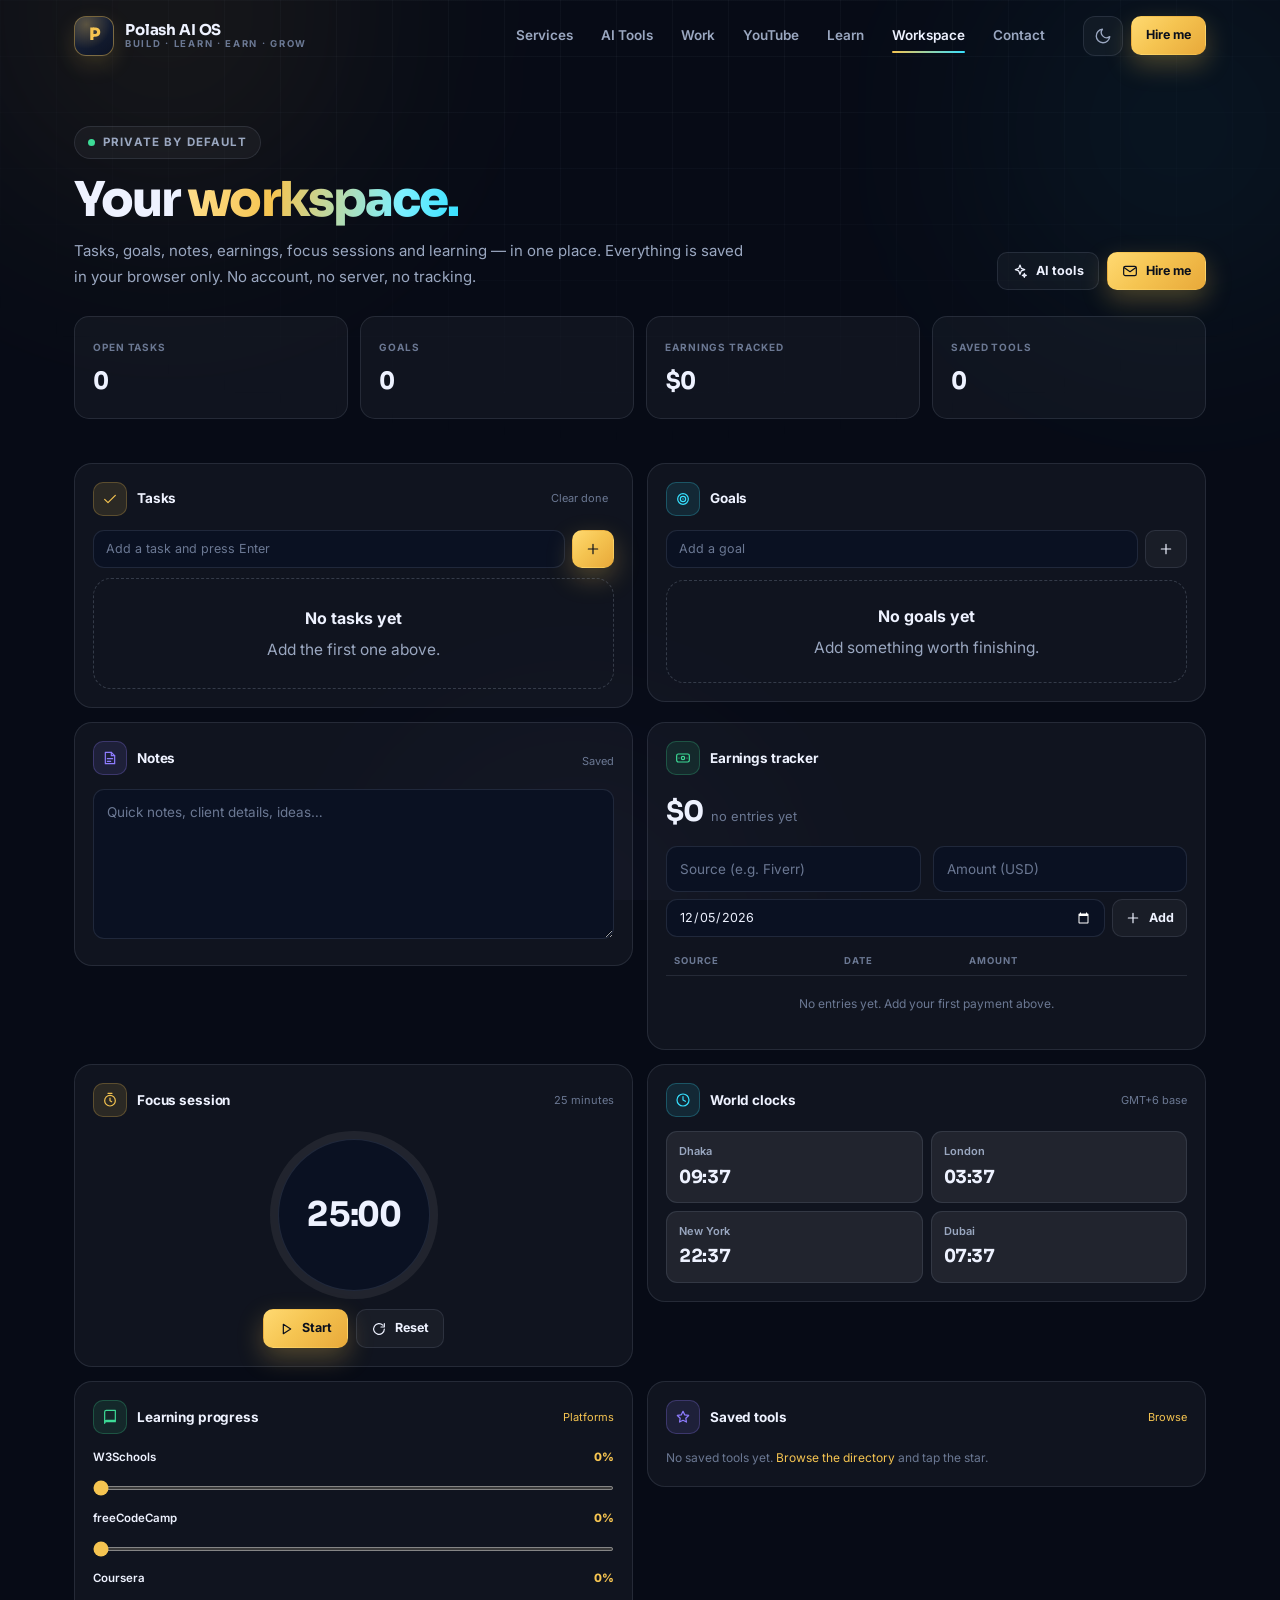
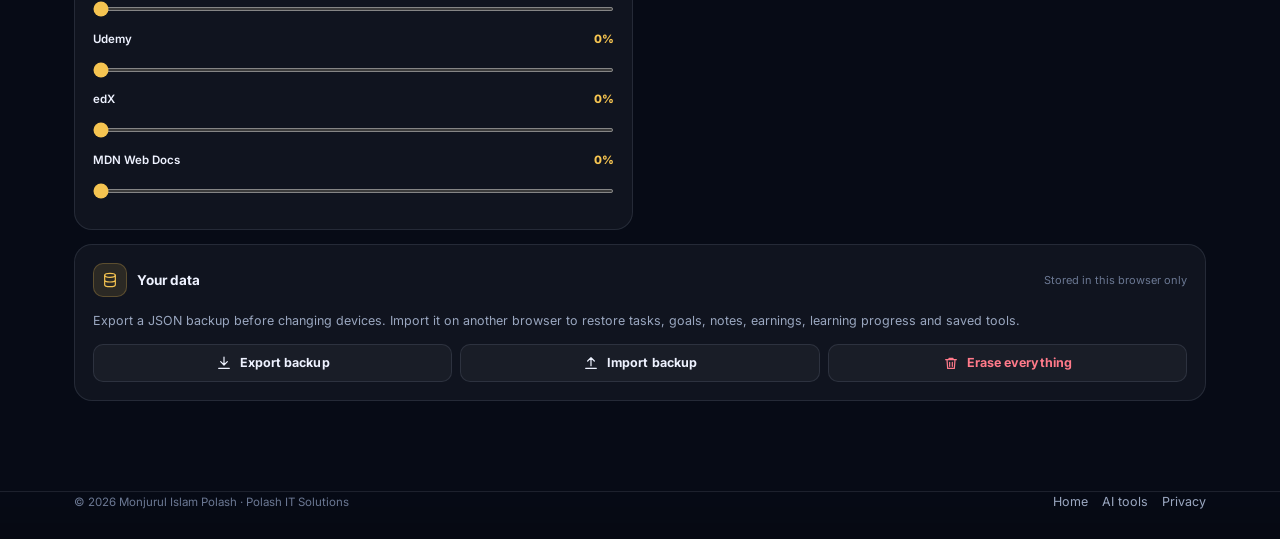
<file: dashboard.html>
<!DOCTYPE html>
<html lang="en" data-theme="dark">
<head>
  <meta charset="UTF-8">
  <meta name="viewport" content="width=device-width, initial-scale=1, viewport-fit=cover">
  <title>Workspace — tasks, goals, earnings · Polash AI OS</title>
  <meta name="description" content="A private workspace for tasks, goals, notes, earnings, focus sessions, world clocks, learning progress and saved AI tools. Everything stays in your browser.">
  <meta name="author" content="Monjurul Islam Polash">
  <meta name="theme-color" content="#070b16">
  <meta name="color-scheme" content="dark light">
  <meta name="robots" content="noindex, follow">
  <link rel="canonical" href="https://mipolash-prog.github.io/polash-ai-os-v2/dashboard.html">
  <link rel="icon" href="assets/icon-192.png" type="image/png">
  <link rel="apple-touch-icon" href="assets/icon-192.png">
  <link rel="manifest" href="manifest.webmanifest">
  <link rel="preconnect" href="https://fonts.googleapis.com">
  <link rel="preconnect" href="https://fonts.gstatic.com" crossorigin>
  <link href="https://fonts.googleapis.com/css2?family=Inter:wght@400;500;600;700&family=Sora:wght@500;600;700;800&display=swap" rel="stylesheet">
  <link rel="stylesheet" href="css/main.css">
  <script>try{var t=localStorage.getItem("paos.v2.theme");if(t)document.documentElement.dataset.theme=t}catch(e){}</script>
</head>
<body>
  <a class="skip-link" href="#main">Skip to content</a>
  <div class="aurora" aria-hidden="true"><span class="a1"></span><span class="a2"></span><span class="a3"></span></div>

  <header class="header" id="header">
    <div class="header-inner">
      <a class="brand" href="index.html" aria-label="Polash AI OS home">
        <span class="brand-mark" aria-hidden="true"><span>P</span></span>
        <span class="brand-text"><b>Polash AI OS</b><small>Build · Learn · Earn · Grow</small></span>
      </a>
      <nav class="nav" aria-label="Main navigation">
        <a href="index.html#services">Services</a>
        <a href="tools.html">AI Tools</a>
        <a href="index.html#work">Work</a>
        <a href="index.html#youtube">YouTube</a>
        <a href="index.html#learn">Learn</a>
        <a href="dashboard.html" class="active" aria-current="page">Workspace</a>
        <a href="index.html#contact">Contact</a>
      </nav>
      <div class="header-actions">
        <button class="icon-btn" id="themeBtn" type="button" aria-label="Switch colour theme">
          <svg class="icon moon" aria-hidden="true"><use href="assets/icons.svg#i-moon"></use></svg>
          <svg class="icon sun" aria-hidden="true"><use href="assets/icons.svg#i-sun"></use></svg>
        </button>
        <a class="btn btn-gold btn-sm hire" href="index.html#contact">Hire me</a>
        <button class="icon-btn menu-btn" id="menuBtn" type="button" aria-label="Open menu" aria-expanded="false" aria-controls="mobileNav">
          <svg class="icon" aria-hidden="true"><use href="assets/icons.svg#i-menu"></use></svg>
        </button>
      </div>
    </div>
  </header>
  <div class="mobile-nav" id="mobileNav">
    <a href="index.html#services">Services</a>
    <a href="tools.html">AI Tools</a>
    <a href="index.html#work">Work</a>
    <a href="index.html#youtube">YouTube</a>
    <a href="index.html#learn">Learn</a>
    <a href="dashboard.html">Workspace</a>
    <a href="index.html#contact">Contact</a>
  </div>

  <main id="main">
    <section class="page-hero">
      <div class="container">
        <div class="dash-hero">
          <div>
            <span class="eyebrow"><span class="pulse" aria-hidden="true"></span> Private by default</span>
            <h1>Your <span class="grad">workspace.</span></h1>
            <p>Tasks, goals, notes, earnings, focus sessions and learning — in one place. Everything is saved in your browser only. No account, no server, no tracking.</p>
          </div>
          <div style="display:flex;gap:8px;flex-wrap:wrap">
            <a class="btn btn-ghost btn-sm" href="tools.html"><svg class="icon" aria-hidden="true"><use href="assets/icons.svg#i-spark"></use></svg> AI tools</a>
            <a class="btn btn-gold btn-sm" href="index.html#contact"><svg class="icon" aria-hidden="true"><use href="assets/icons.svg#i-mail"></use></svg> Hire me</a>
          </div>
        </div>
        <div class="dash-stats">
          <div class="dash-stat"><small>Open tasks</small><b id="statTasks">0</b></div>
          <div class="dash-stat"><small>Goals</small><b id="statGoals">0</b></div>
          <div class="dash-stat"><small>Earnings tracked</small><b id="statMoney">$0</b></div>
          <div class="dash-stat"><small>Saved tools</small><b id="statFavs">0</b></div>
        </div>
      </div>
    </section>

    <section class="container" aria-label="Workspace panels">
      <div class="dash-grid">
        <section class="panel" aria-labelledby="tasksH">
          <div class="panel-head">
            <span class="icon-tile"><svg class="icon" aria-hidden="true"><use href="assets/icons.svg#i-check"></use></svg></span>
            <h3 id="tasksH">Tasks</h3>
            <button class="right" id="clearDone" type="button" style="border:0;background:transparent;color:var(--dim);font-size:11px">Clear done</button>
          </div>
          <form class="inline-form" id="taskForm">
            <input class="input" id="taskInput" placeholder="Add a task and press Enter" aria-label="New task" autocomplete="off">
            <button class="btn btn-gold btn-sm" type="submit" aria-label="Add task"><svg class="icon" aria-hidden="true"><use href="assets/icons.svg#i-plus"></use></svg></button>
          </form>
          <div class="task-list" id="taskList"></div>
        </section>

        <section class="panel" aria-labelledby="goalsH">
          <div class="panel-head">
            <span class="icon-tile cyan"><svg class="icon" aria-hidden="true"><use href="assets/icons.svg#i-target"></use></svg></span>
            <h3 id="goalsH">Goals</h3>
          </div>
          <form class="inline-form" id="goalForm" style="margin-bottom:12px">
            <input class="input" id="goalInput" placeholder="Add a goal" aria-label="New goal" autocomplete="off">
            <button class="btn btn-ghost btn-sm" type="submit" aria-label="Add goal"><svg class="icon" aria-hidden="true"><use href="assets/icons.svg#i-plus"></use></svg></button>
          </form>
          <div id="goalList"></div>
        </section>

        <section class="panel" aria-labelledby="notesH">
          <div class="panel-head">
            <span class="icon-tile violet"><svg class="icon" aria-hidden="true"><use href="assets/icons.svg#i-note"></use></svg></span>
            <h3 id="notesH">Notes</h3>
            <span class="right save-state" id="notesState">Saved</span>
          </div>
          <textarea class="textarea notes-area" id="notesArea" placeholder="Quick notes, client details, ideas…" aria-label="Notes"></textarea>
        </section>

        <section class="panel" aria-labelledby="moneyH">
          <div class="panel-head">
            <span class="icon-tile green"><svg class="icon" aria-hidden="true"><use href="assets/icons.svg#i-money"></use></svg></span>
            <h3 id="moneyH">Earnings tracker</h3>
          </div>
          <div style="display:flex;align-items:baseline;gap:8px;margin-bottom:10px">
            <div class="money-total" id="moneyTotal">$0</div>
            <small class="dim" id="moneyCount">no entries yet</small>
          </div>
          <form id="moneyForm" style="margin-bottom:10px">
            <div class="form-row">
              <input class="input" id="moneySource" placeholder="Source (e.g. Fiverr)" aria-label="Income source" autocomplete="off">
              <input class="input" id="moneyAmount" type="number" min="0" step="0.01" placeholder="Amount (USD)" aria-label="Amount in USD">
            </div>
            <div class="inline-form" style="margin-top:7px">
              <input class="input" id="moneyDate" type="date" aria-label="Date">
              <button class="btn btn-ghost btn-sm" type="submit"><svg class="icon" aria-hidden="true"><use href="assets/icons.svg#i-plus"></use></svg> Add</button>
            </div>
          </form>
          <div style="max-height:200px;overflow:auto">
            <table class="table">
              <thead><tr><th>Source</th><th>Date</th><th>Amount</th><th></th></tr></thead>
              <tbody id="moneyBody"></tbody>
            </table>
          </div>
        </section>

        <section class="panel" aria-labelledby="timerH">
          <div class="panel-head">
            <span class="icon-tile"><svg class="icon" aria-hidden="true"><use href="assets/icons.svg#i-timer"></use></svg></span>
            <h3 id="timerH">Focus session</h3>
            <span class="right">25 minutes</span>
          </div>
          <div class="timer-ring" id="timerRing" style="--p:0">
            <span class="timer-time" id="timerTime">25:00</span>
          </div>
          <div class="timer-actions">
            <button class="btn btn-gold btn-sm" id="timerStart" type="button"><svg class="icon" aria-hidden="true"><use href="assets/icons.svg#i-play"></use></svg> Start</button>
            <button class="btn btn-ghost btn-sm" id="timerReset" type="button"><svg class="icon" aria-hidden="true"><use href="assets/icons.svg#i-refresh"></use></svg> Reset</button>
          </div>
        </section>

        <section class="panel" aria-labelledby="clockH">
          <div class="panel-head">
            <span class="icon-tile cyan"><svg class="icon" aria-hidden="true"><use href="assets/icons.svg#i-clock"></use></svg></span>
            <h3 id="clockH">World clocks</h3>
            <span class="right">GMT+6 base</span>
          </div>
          <div class="clocks" id="clockGrid"></div>
        </section>

        <section class="panel" aria-labelledby="learnH">
          <div class="panel-head">
            <span class="icon-tile green"><svg class="icon" aria-hidden="true"><use href="assets/icons.svg#i-book"></use></svg></span>
            <h3 id="learnH">Learning progress</h3>
            <a class="right" href="index.html#learn" style="color:var(--gold);text-decoration:none">Platforms</a>
          </div>
          <div id="learnList"></div>
        </section>

        <section class="panel" aria-labelledby="savedH">
          <div class="panel-head">
            <span class="icon-tile violet"><svg class="icon" aria-hidden="true"><use href="assets/icons.svg#i-star"></use></svg></span>
            <h3 id="savedH">Saved tools</h3>
            <a class="right" href="tools.html" style="color:var(--gold);text-decoration:none">Browse</a>
          </div>
          <div id="savedTools" style="display:flex;flex-wrap:wrap;gap:6px"></div>
        </section>

        <section class="panel" aria-labelledby="dataH" style="grid-column:1 / -1">
          <div class="panel-head">
            <span class="icon-tile"><svg class="icon" aria-hidden="true"><use href="assets/icons.svg#i-database"></use></svg></span>
            <h3 id="dataH">Your data</h3>
            <span class="right">Stored in this browser only</span>
          </div>
          <p class="muted" style="font-size:12.5px;margin-bottom:12px">Export a JSON backup before changing devices. Import it on another browser to restore tasks, goals, notes, earnings, learning progress and saved tools.</p>
          <div class="data-actions">
            <button class="btn btn-ghost btn-sm" id="exportBtn" type="button"><svg class="icon" aria-hidden="true"><use href="assets/icons.svg#i-download"></use></svg> Export backup</button>
            <button class="btn btn-ghost btn-sm" id="importBtn" type="button"><svg class="icon" aria-hidden="true"><use href="assets/icons.svg#i-upload"></use></svg> Import backup</button>
            <button class="btn btn-ghost btn-sm" id="resetBtn" type="button" style="color:var(--red)"><svg class="icon" aria-hidden="true"><use href="assets/icons.svg#i-trash"></use></svg> Erase everything</button>
          </div>
          <input type="file" id="importFile" accept="application/json" class="sr-only" aria-label="Choose backup file">
        </section>
      </div>
    </section>
  </main>

  <footer class="footer">
    <div class="container">
      <div class="footer-bottom" style="border-top:0;padding-top:0">
        <span>© <span id="year">2026</span> Monjurul Islam Polash · Polash IT Solutions</span>
        <span class="mini"><a href="index.html">Home</a><a href="tools.html">AI tools</a><a href="privacy-policy.html">Privacy</a></span>
      </div>
    </div>
  </footer>

  <script src="data/tools.js"></script>
  <script src="js/main.js"></script>
  <script src="js/dashboard.js"></script>


<style id="agent-call-style">
#agentCallBtn{display:inline-flex;align-items:center;gap:6px;margin-left:10px;padding:8px 14px;border-radius:999px;background:linear-gradient(135deg,#f6c453,#ffb347,#00d4ff);color:#0b1020!important;font-weight:900;font-size:12.5px;letter-spacing:.02em;text-decoration:none;border:2px solid rgba(255,255,255,.6);box-shadow:0 8px 22px rgba(246,196,83,.45);animation:agentPulse 2.2s infinite;white-space:nowrap;transition:transform .25s;cursor:pointer;font-family:inherit}
#agentCallBtn:hover{transform:scale(1.09) rotate(-1.2deg)}
@keyframes agentPulse{0%{box-shadow:0 8px 22px rgba(246,196,83,.45),0 0 0 0 rgba(246,196,83,.5)}70%{box-shadow:0 8px 22px rgba(246,196,83,.45),0 0 0 10px rgba(246,196,83,0)}100%{box-shadow:0 8px 22px rgba(246,196,83,.45),0 0 0 0 rgba(246,196,83,0)}}
</style>
<a id="agentCallBtn" href="https://arena.ai/agent" target="_blank" rel="noopener" title="Arena AI Agent Mode — sign in kore history soho sahajjo nin">🤖 AI Agent</a>
<script>
document.addEventListener("DOMContentLoaded",function(){var b=document.getElementById("agentCallBtn");if(!b)return;var t=document.querySelector(".top-search")||document.querySelector('input[type="search"]')||document.querySelector('input[placeholder*="Search"]')||document.querySelector('input[placeholder*="search"]');if(t){var host=t.closest("div")||t;if(host.parentNode){host.parentNode.insertBefore(b,host.nextSibling);return}}var h=document.querySelector("header");if(h)h.appendChild(b);});
</script>
</body>
</html>
</file>
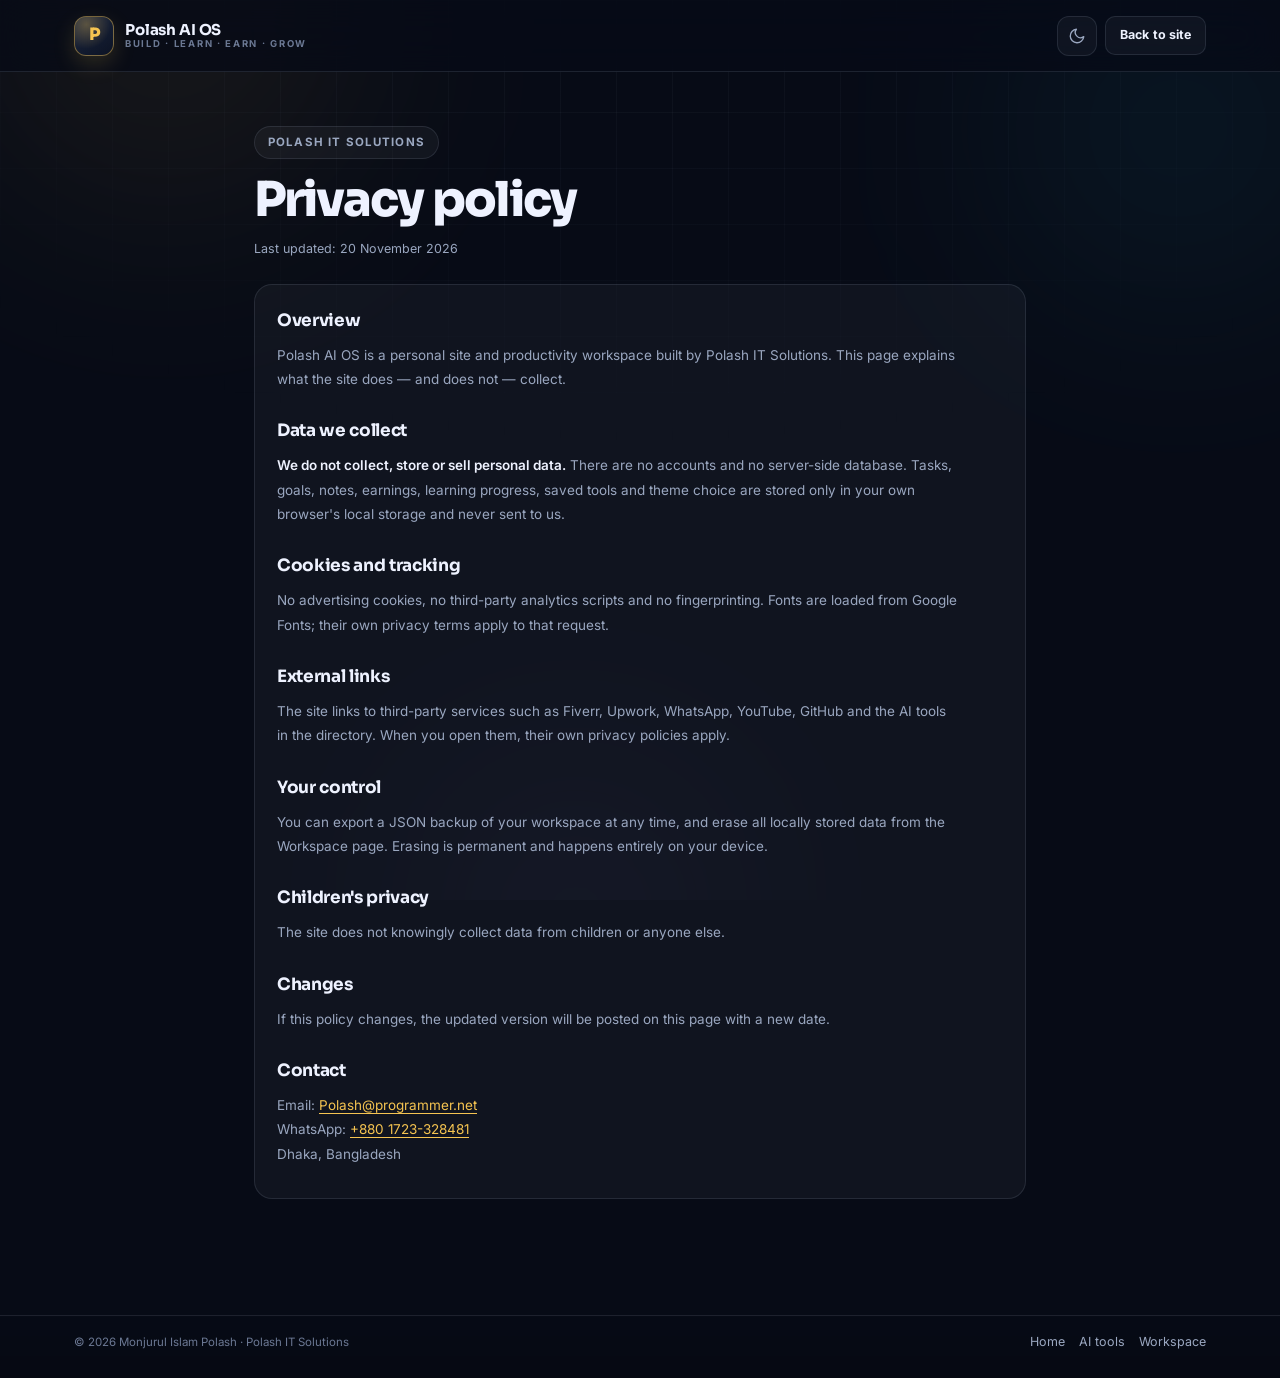
<file: privacy-policy.html>
<!DOCTYPE html>
<html lang="en" data-theme="dark">
<head>
  <meta charset="UTF-8">
  <meta name="viewport" content="width=device-width, initial-scale=1">
  <title>Privacy Policy — Polash AI OS</title>
  <meta name="description" content="How Polash AI OS handles data: no accounts, no tracking, no server. Workspace data stays in your browser.">
  <meta name="theme-color" content="#070b16">
  <meta name="robots" content="index, follow">
  <link rel="icon" href="assets/icon-192.png" type="image/png">
  <link rel="manifest" href="manifest.webmanifest">
  <link rel="preconnect" href="https://fonts.googleapis.com">
  <link rel="preconnect" href="https://fonts.gstatic.com" crossorigin>
  <link href="https://fonts.googleapis.com/css2?family=Inter:wght@400;500;600;700&family=Sora:wght@500;600;700;800&display=swap" rel="stylesheet">
  <link rel="stylesheet" href="css/main.css">
  <script>try{var t=localStorage.getItem("paos.v2.theme");if(t)document.documentElement.dataset.theme=t}catch(e){}</script>
</head>
<body>
  <div class="aurora" aria-hidden="true"><span class="a1"></span><span class="a2"></span><span class="a3"></span></div>
  <header class="header scrolled">
    <div class="header-inner">
      <a class="brand" href="index.html" aria-label="Polash AI OS home">
        <span class="brand-mark" aria-hidden="true"><span>P</span></span>
        <span class="brand-text"><b>Polash AI OS</b><small>Build · Learn · Earn · Grow</small></span>
      </a>
      <div class="header-actions" style="margin-left:auto">
        <button class="icon-btn" id="themeBtn" type="button" aria-label="Switch colour theme">
          <svg class="icon moon" aria-hidden="true"><use href="assets/icons.svg#i-moon"></use></svg>
          <svg class="icon sun" aria-hidden="true"><use href="assets/icons.svg#i-sun"></use></svg>
        </button>
        <a class="btn btn-ghost btn-sm" href="index.html">Back to site</a>
      </div>
    </div>
  </header>

  <main id="main" class="page-hero">
    <div class="container" style="max-width:820px">
      <span class="eyebrow">Polash IT Solutions</span>
      <h1>Privacy policy</h1>
      <p class="dim" style="font-size:12.5px">Last updated: 20 November 2026</p>
      <article class="card prose" style="margin-top:24px">
        <h2>Overview</h2>
        <p>Polash AI OS is a personal site and productivity workspace built by Polash IT Solutions. This page explains what the site does — and does not — collect.</p>

        <h2>Data we collect</h2>
        <p><strong>We do not collect, store or sell personal data.</strong> There are no accounts and no server-side database. Tasks, goals, notes, earnings, learning progress, saved tools and theme choice are stored only in your own browser's local storage and never sent to us.</p>

        <h2>Cookies and tracking</h2>
        <p>No advertising cookies, no third-party analytics scripts and no fingerprinting. Fonts are loaded from Google Fonts; their own privacy terms apply to that request.</p>

        <h2>External links</h2>
        <p>The site links to third-party services such as Fiverr, Upwork, WhatsApp, YouTube, GitHub and the AI tools in the directory. When you open them, their own privacy policies apply.</p>

        <h2>Your control</h2>
        <p>You can export a JSON backup of your workspace at any time, and erase all locally stored data from the Workspace page. Erasing is permanent and happens entirely on your device.</p>

        <h2>Children's privacy</h2>
        <p>The site does not knowingly collect data from children or anyone else.</p>

        <h2>Changes</h2>
        <p>If this policy changes, the updated version will be posted on this page with a new date.</p>

        <h2>Contact</h2>
        <p>Email: <a href="mailto:Polash@programmer.net">Polash@programmer.net</a><br>WhatsApp: <a href="https://wa.me/8801723328481">+880 1723-328481</a><br>Dhaka, Bangladesh</p>
      </article>
    </div>
  </main>

  <footer class="footer">
    <div class="container">
      <div class="footer-bottom" style="border-top:0">
        <span>© <span id="year">2026</span> Monjurul Islam Polash · Polash IT Solutions</span>
        <span class="mini"><a href="index.html">Home</a><a href="tools.html">AI tools</a><a href="dashboard.html">Workspace</a></span>
      </div>
    </div>
  </footer>
  <script src="js/main.js"></script>
</body>
</html>
</file>
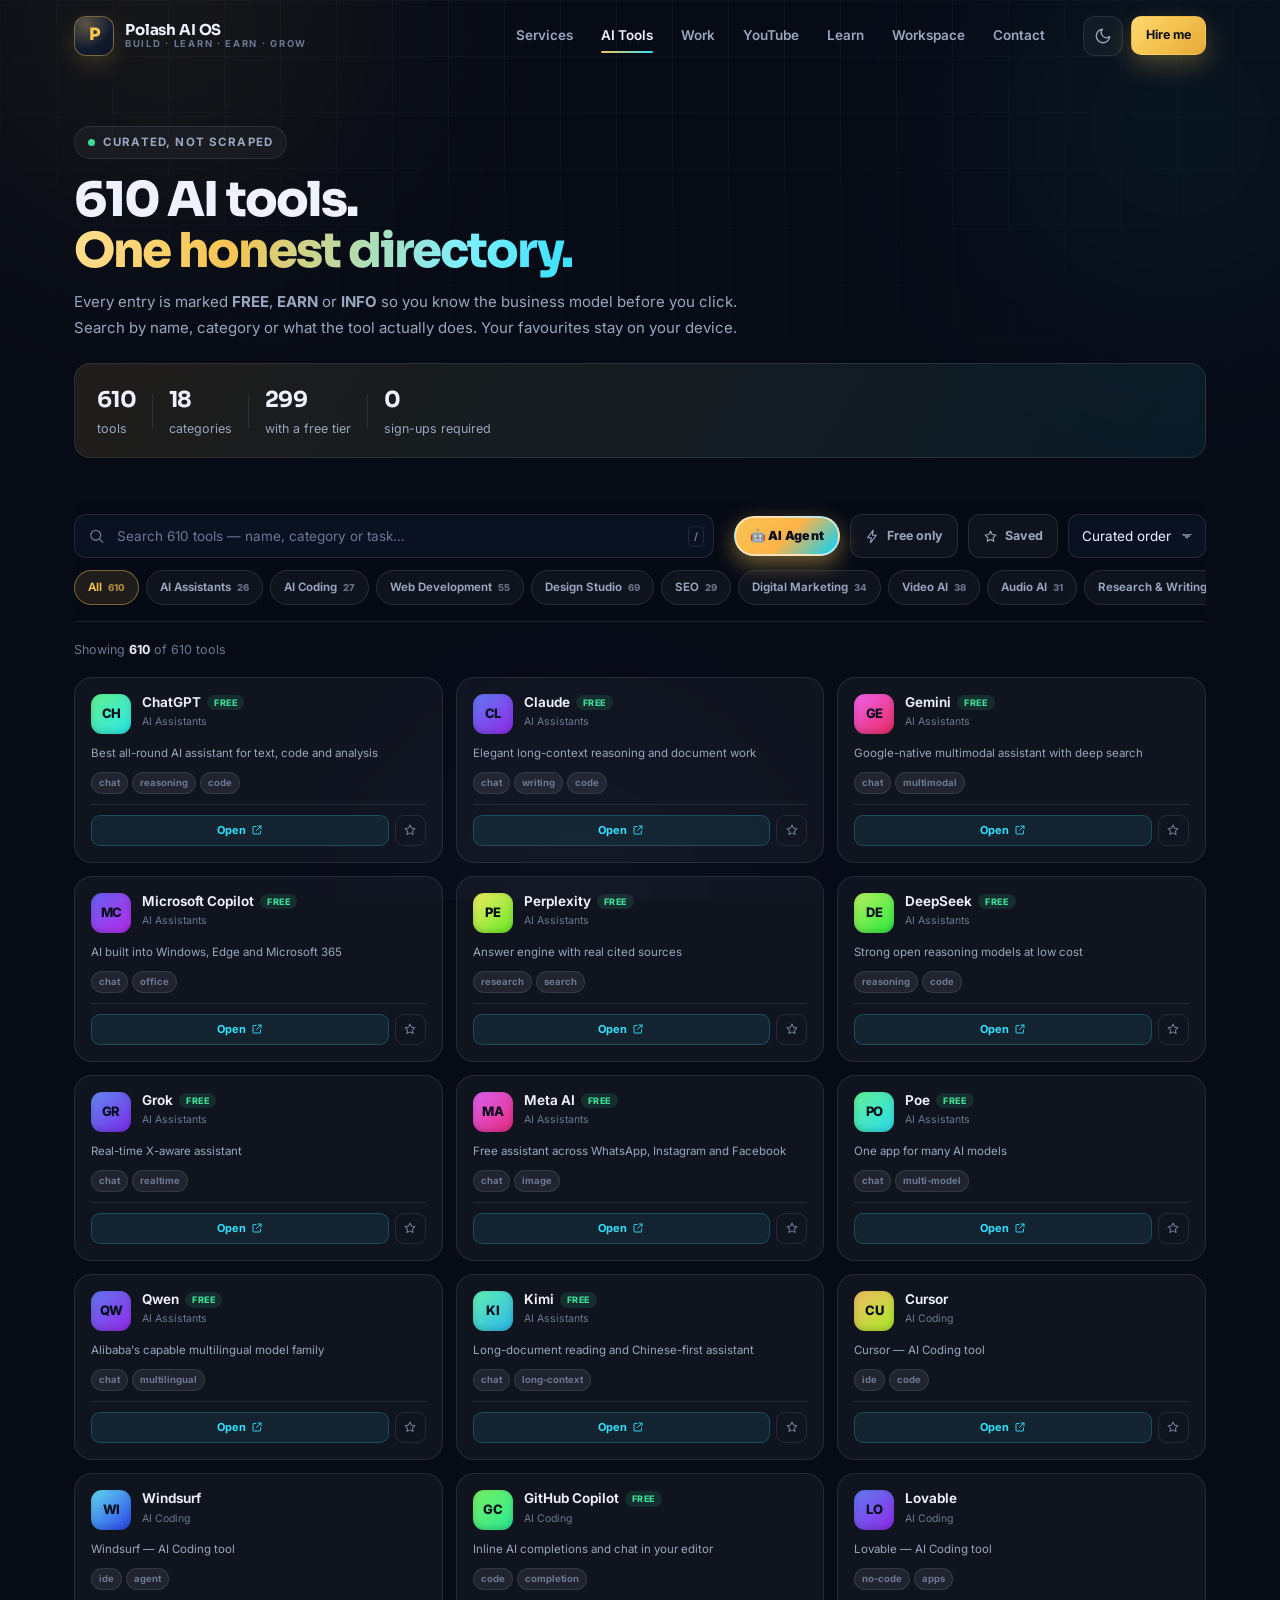
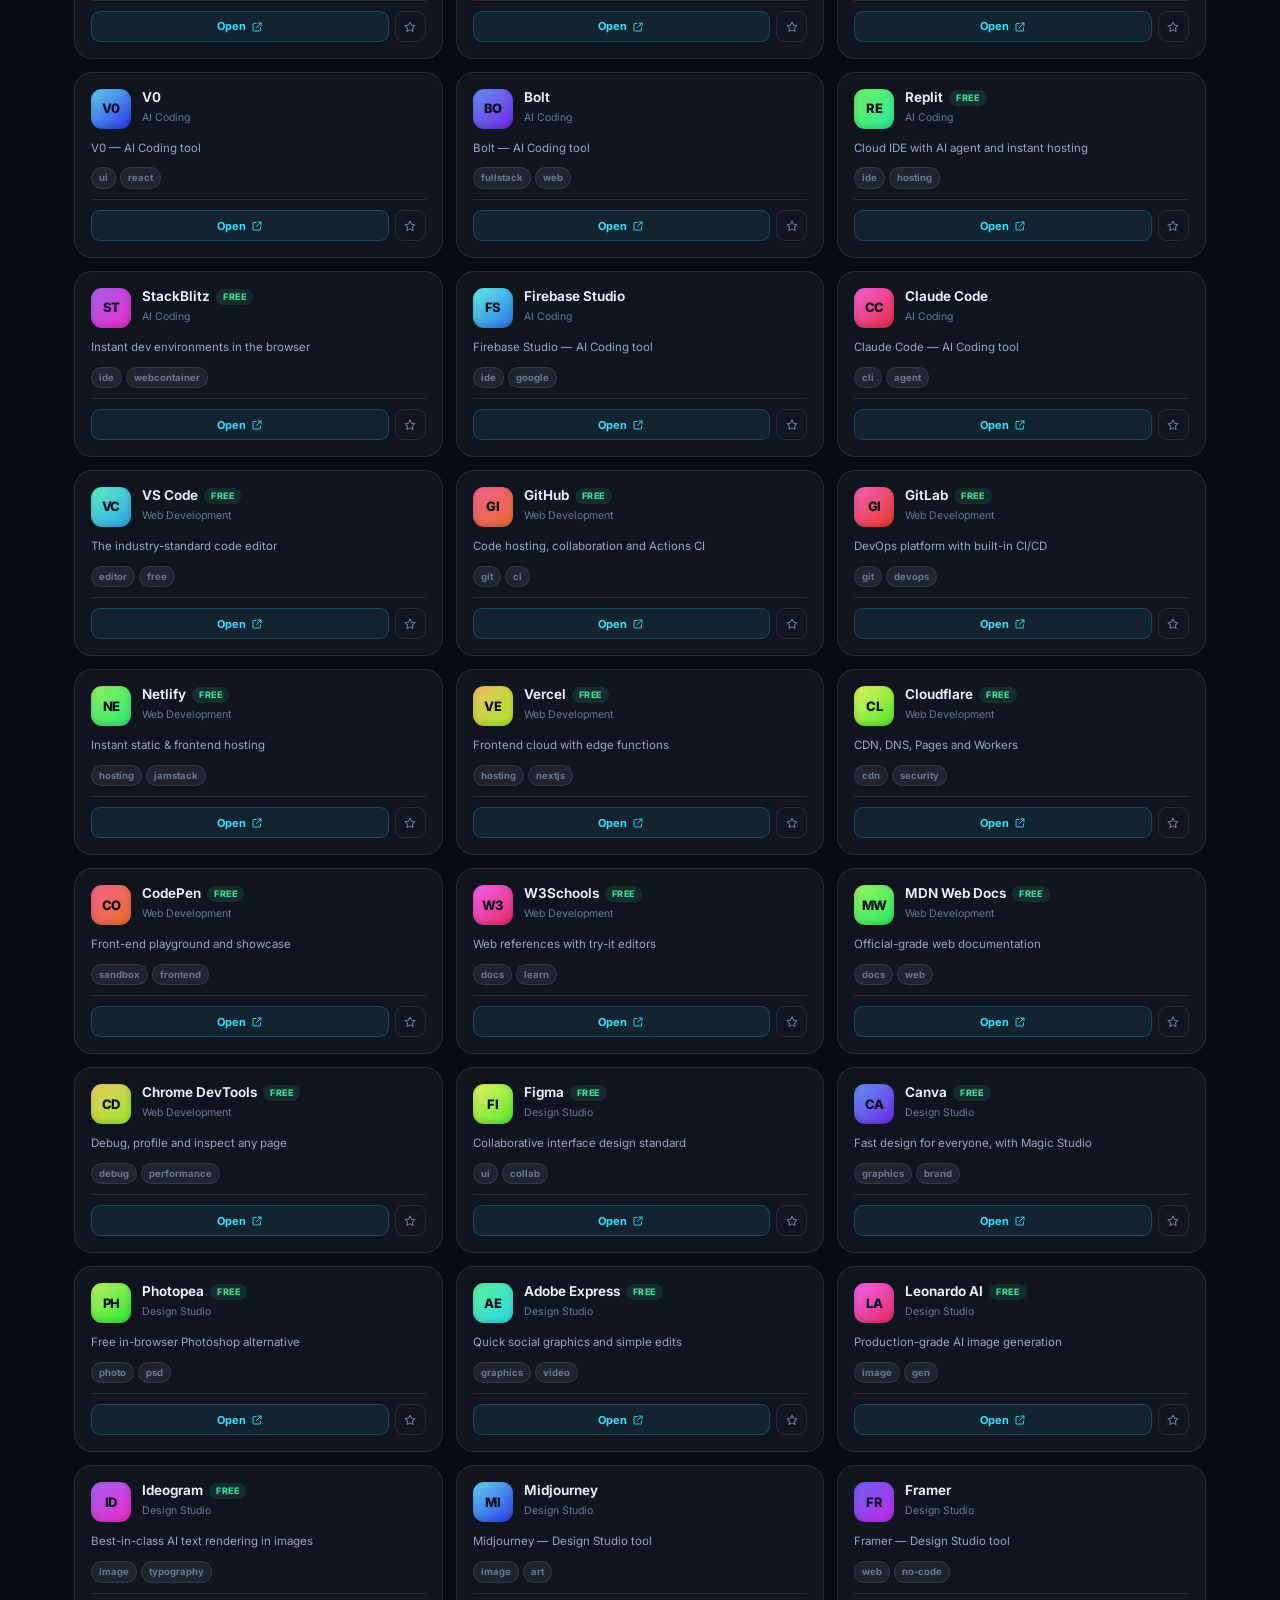
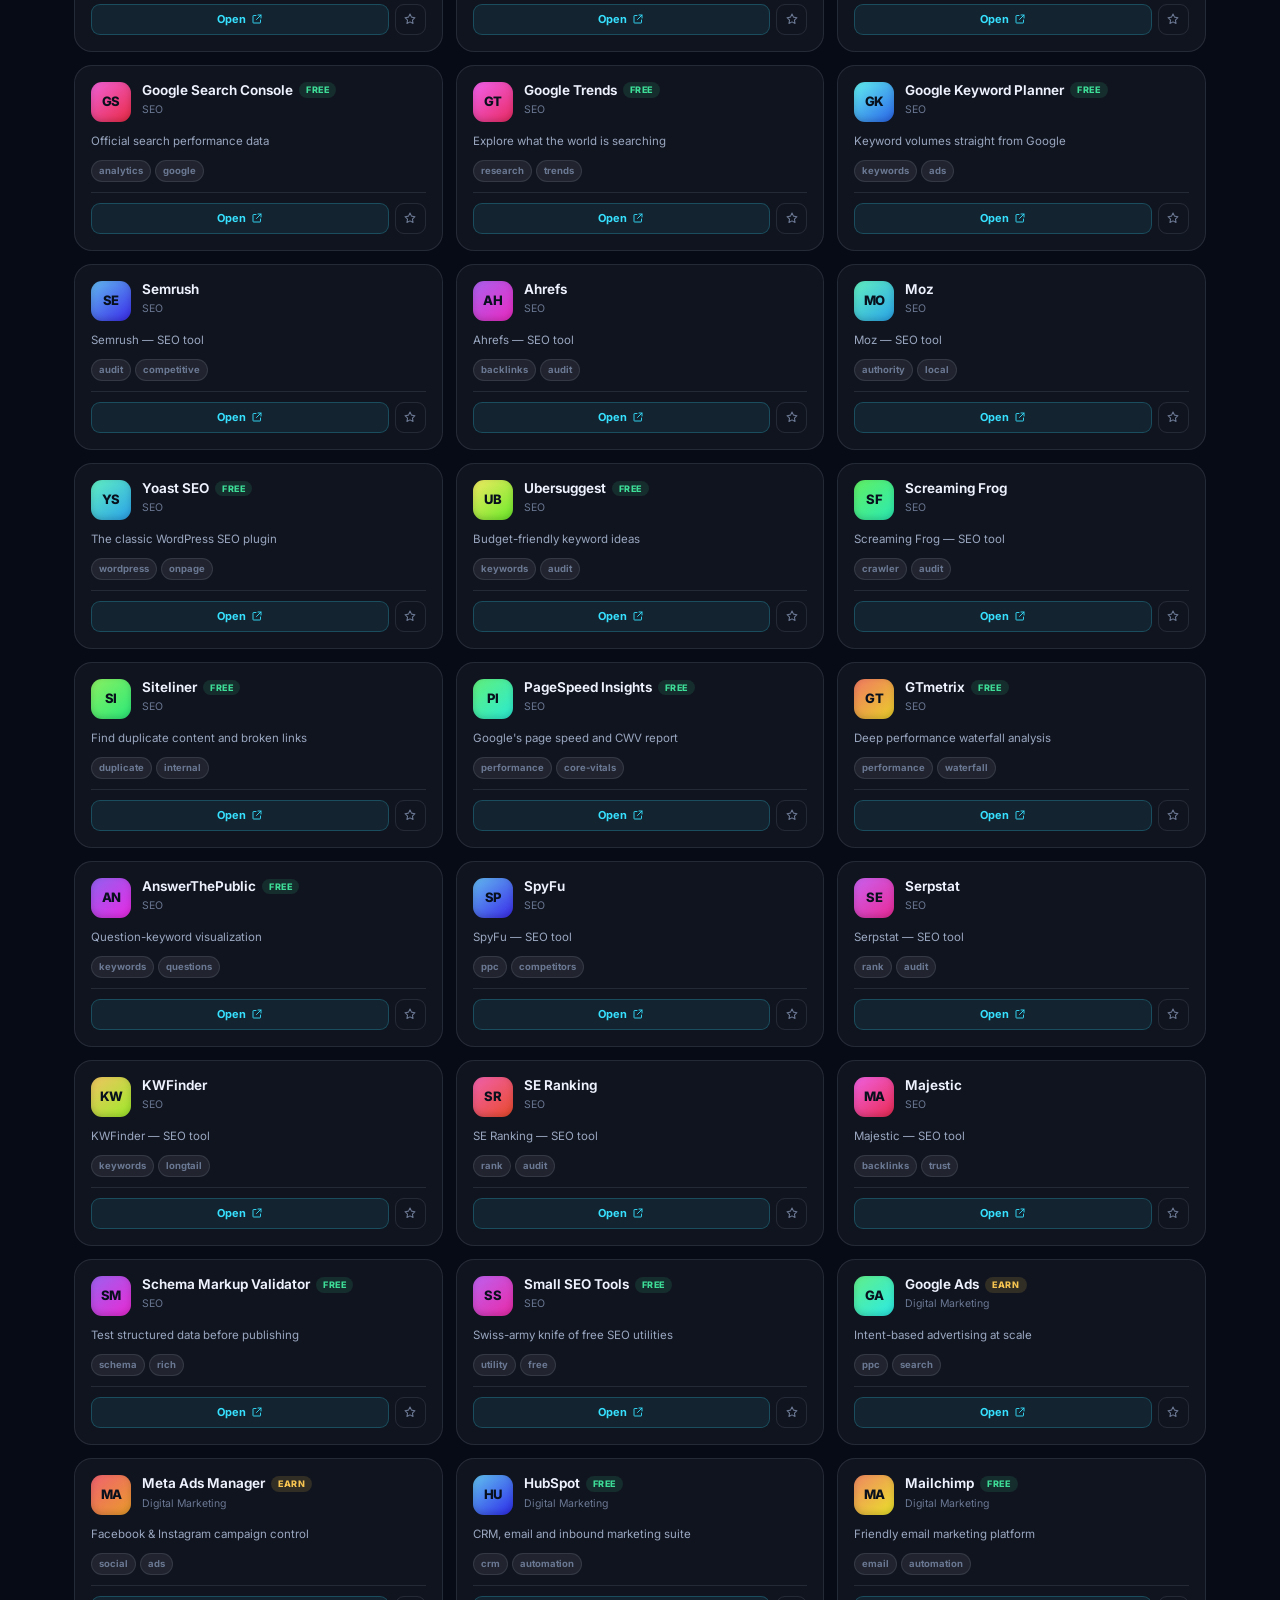
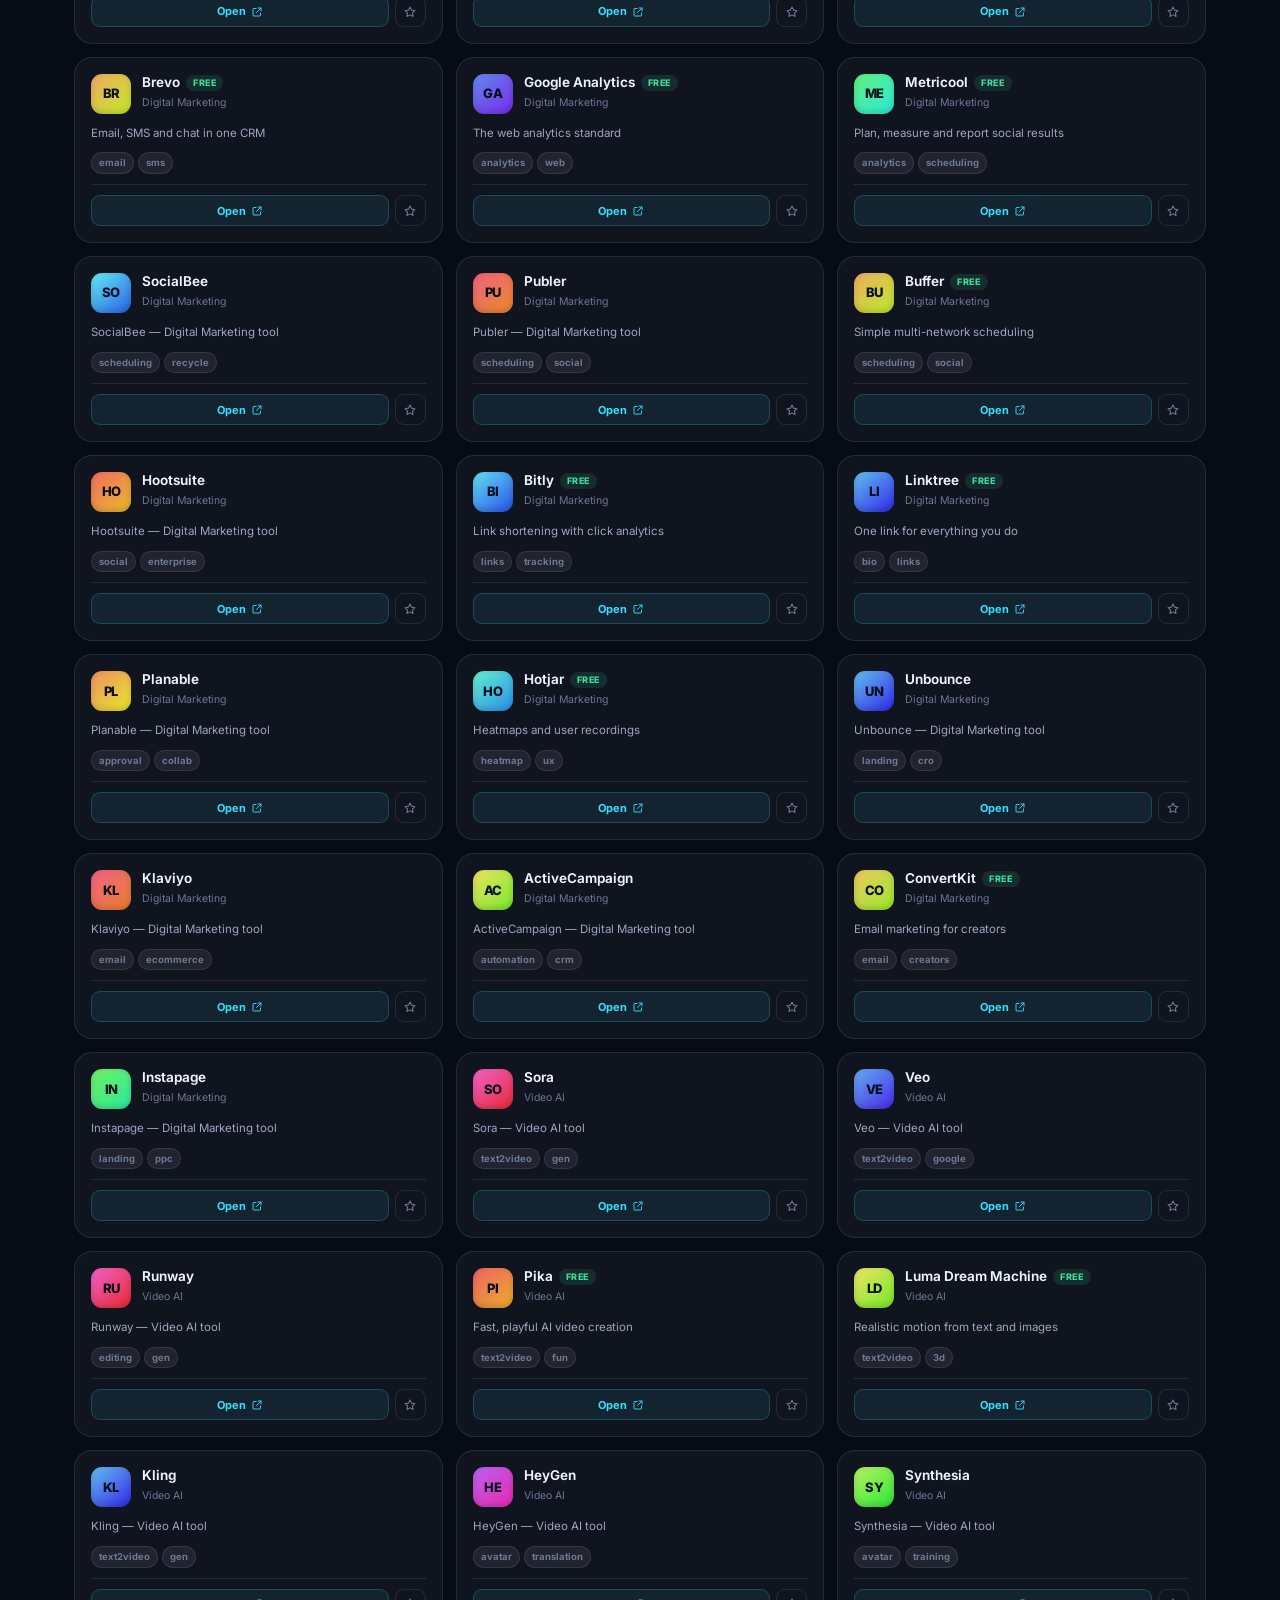
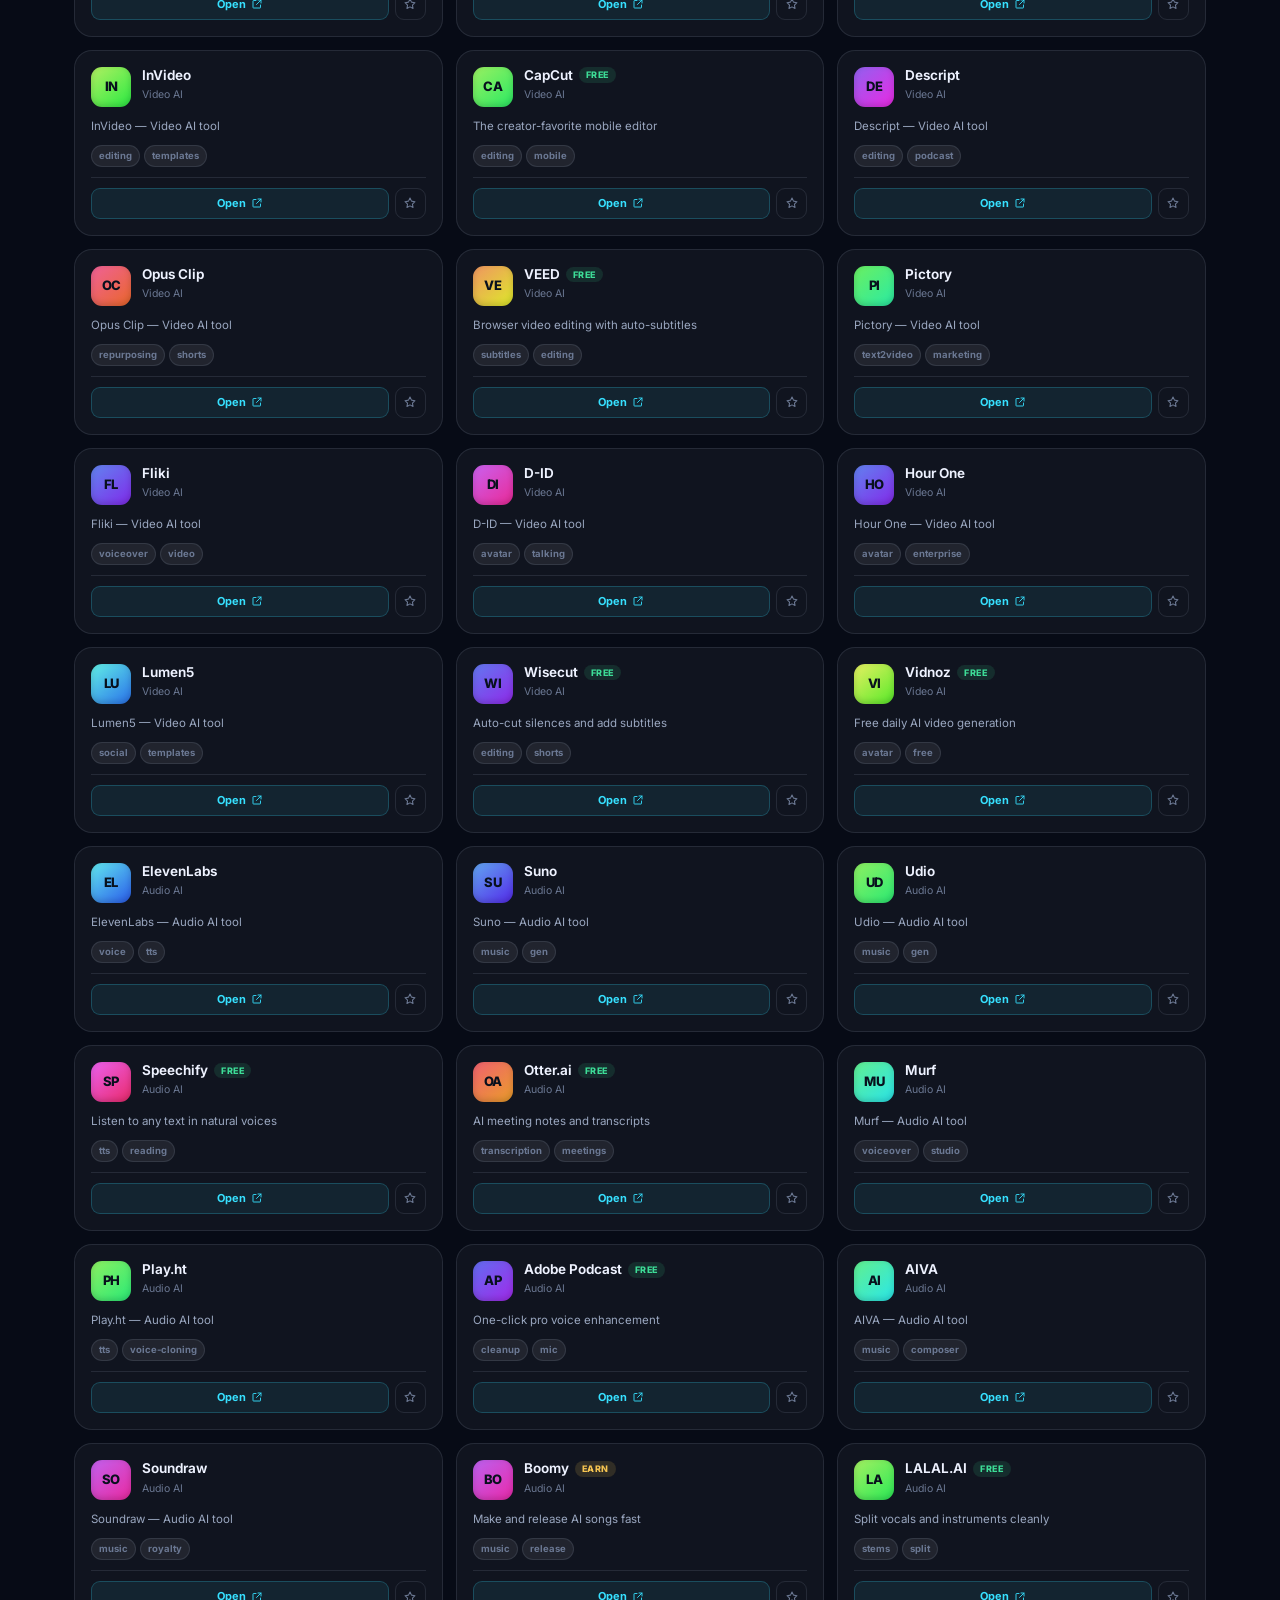
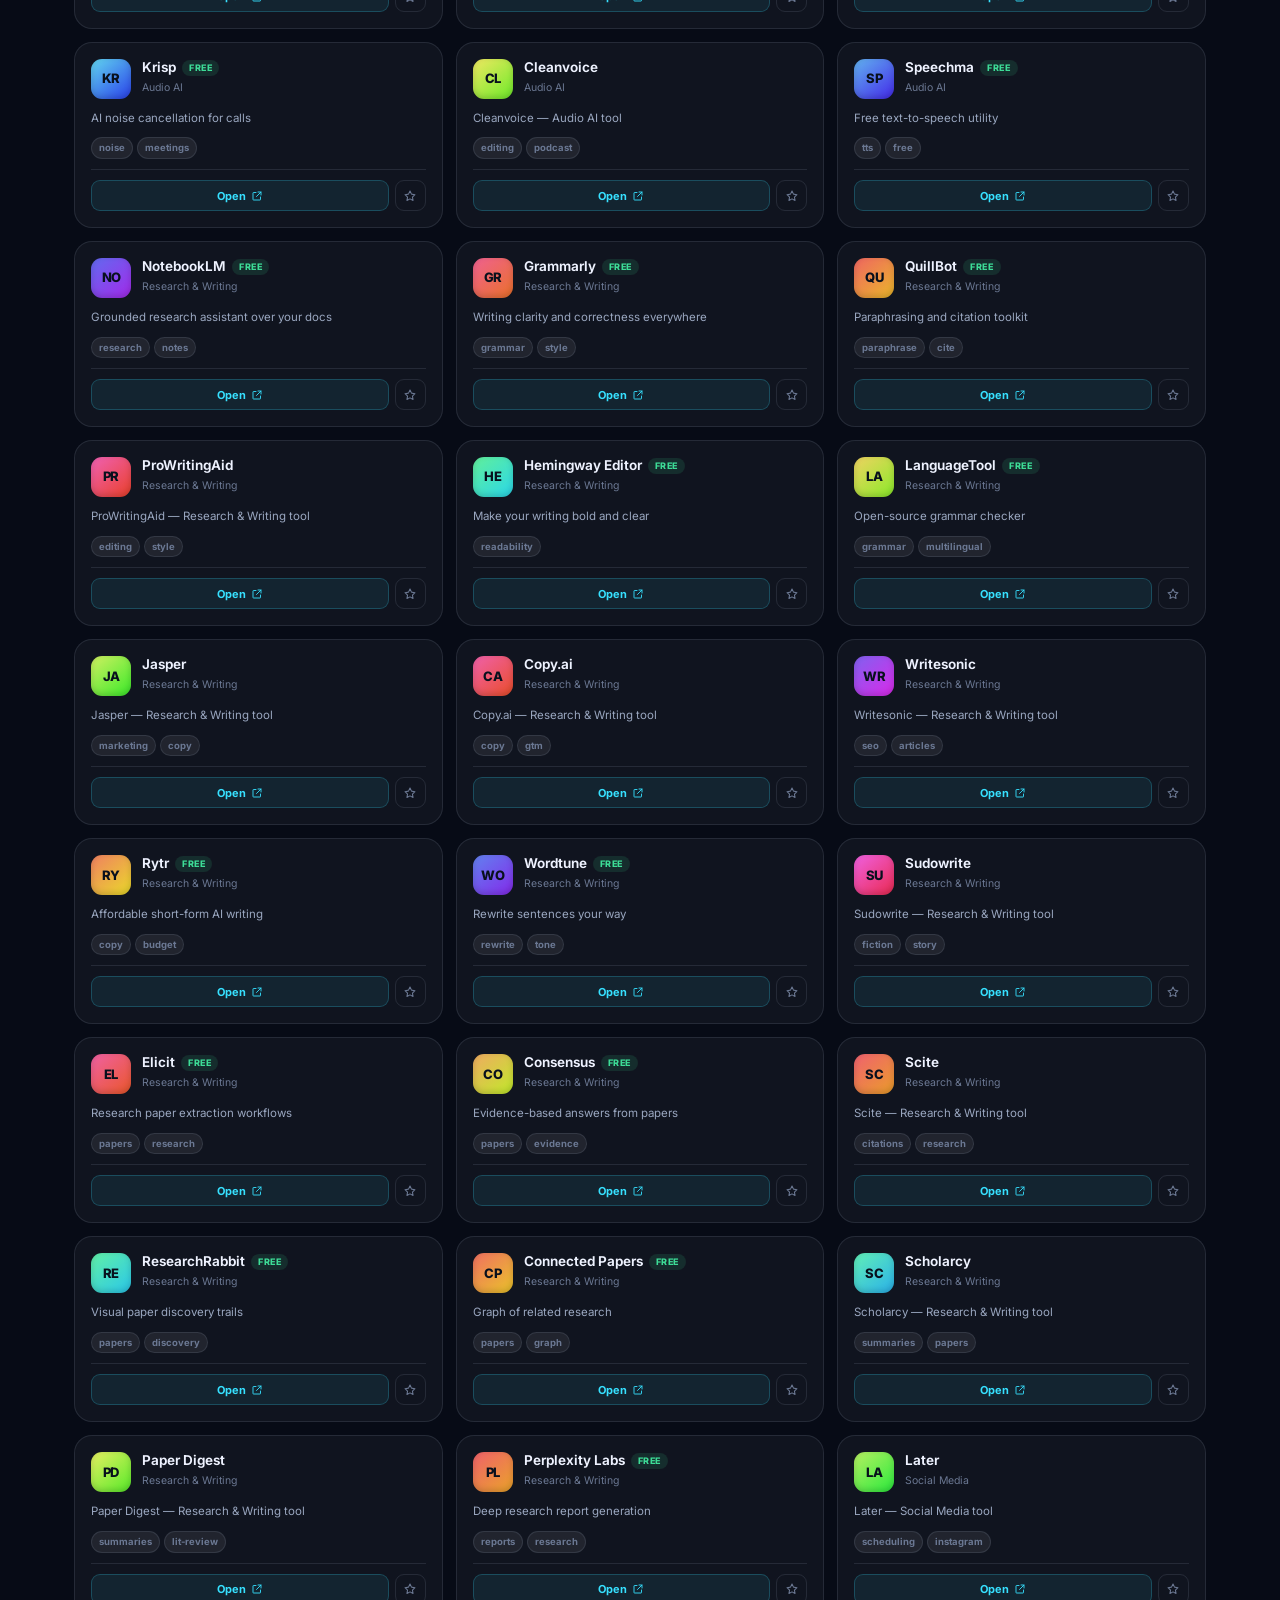
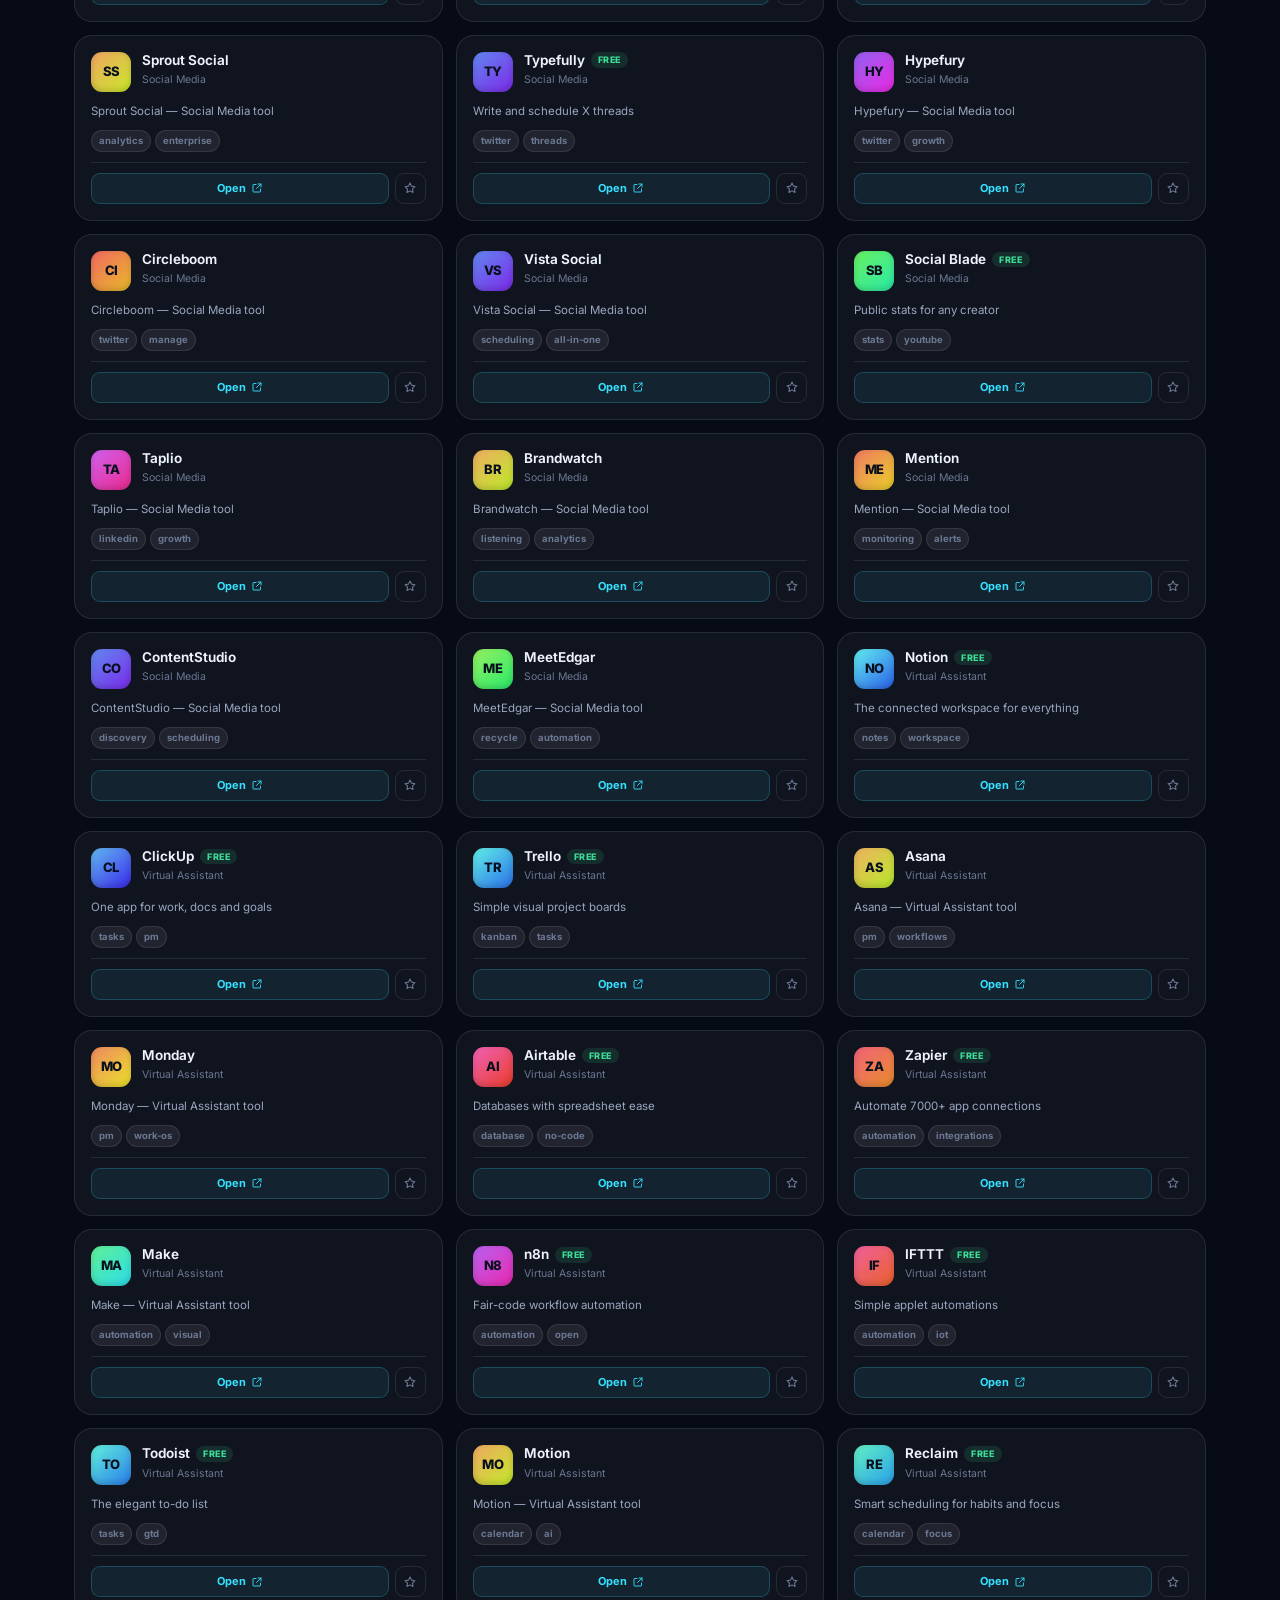
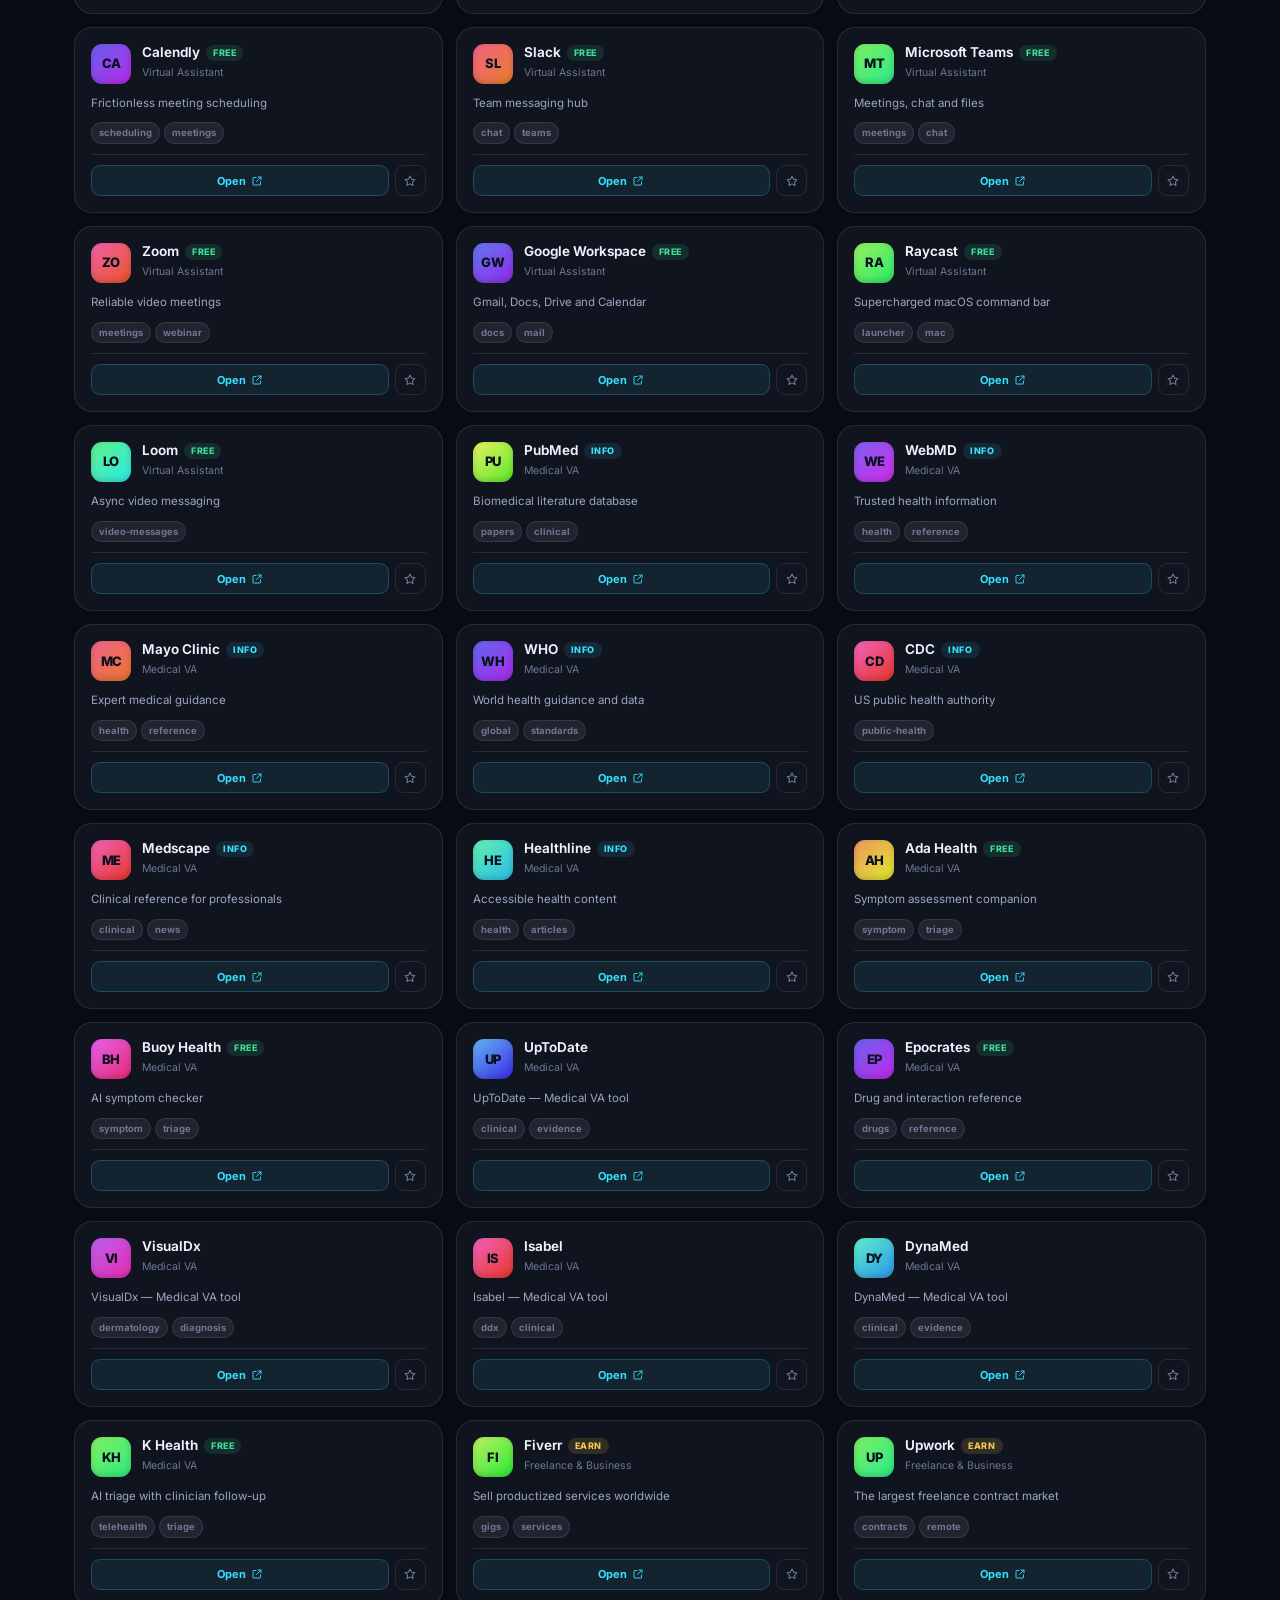
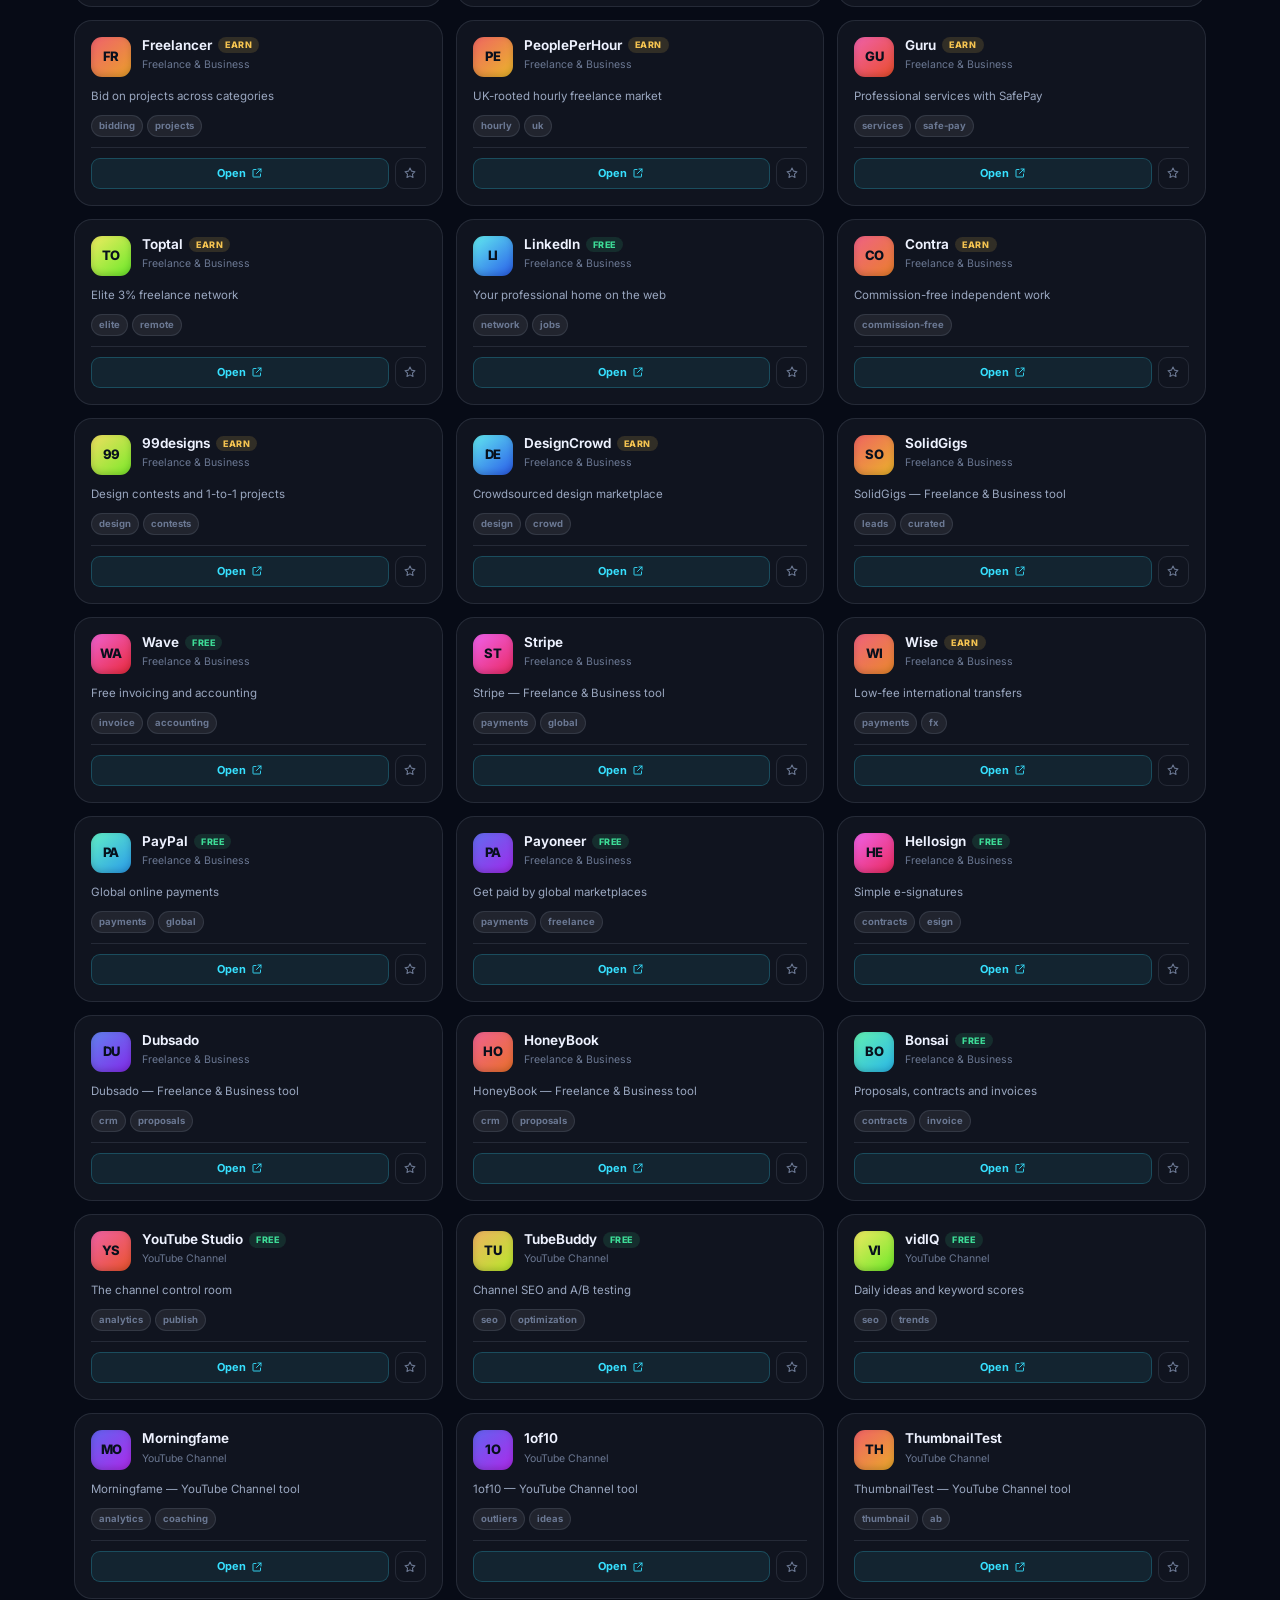
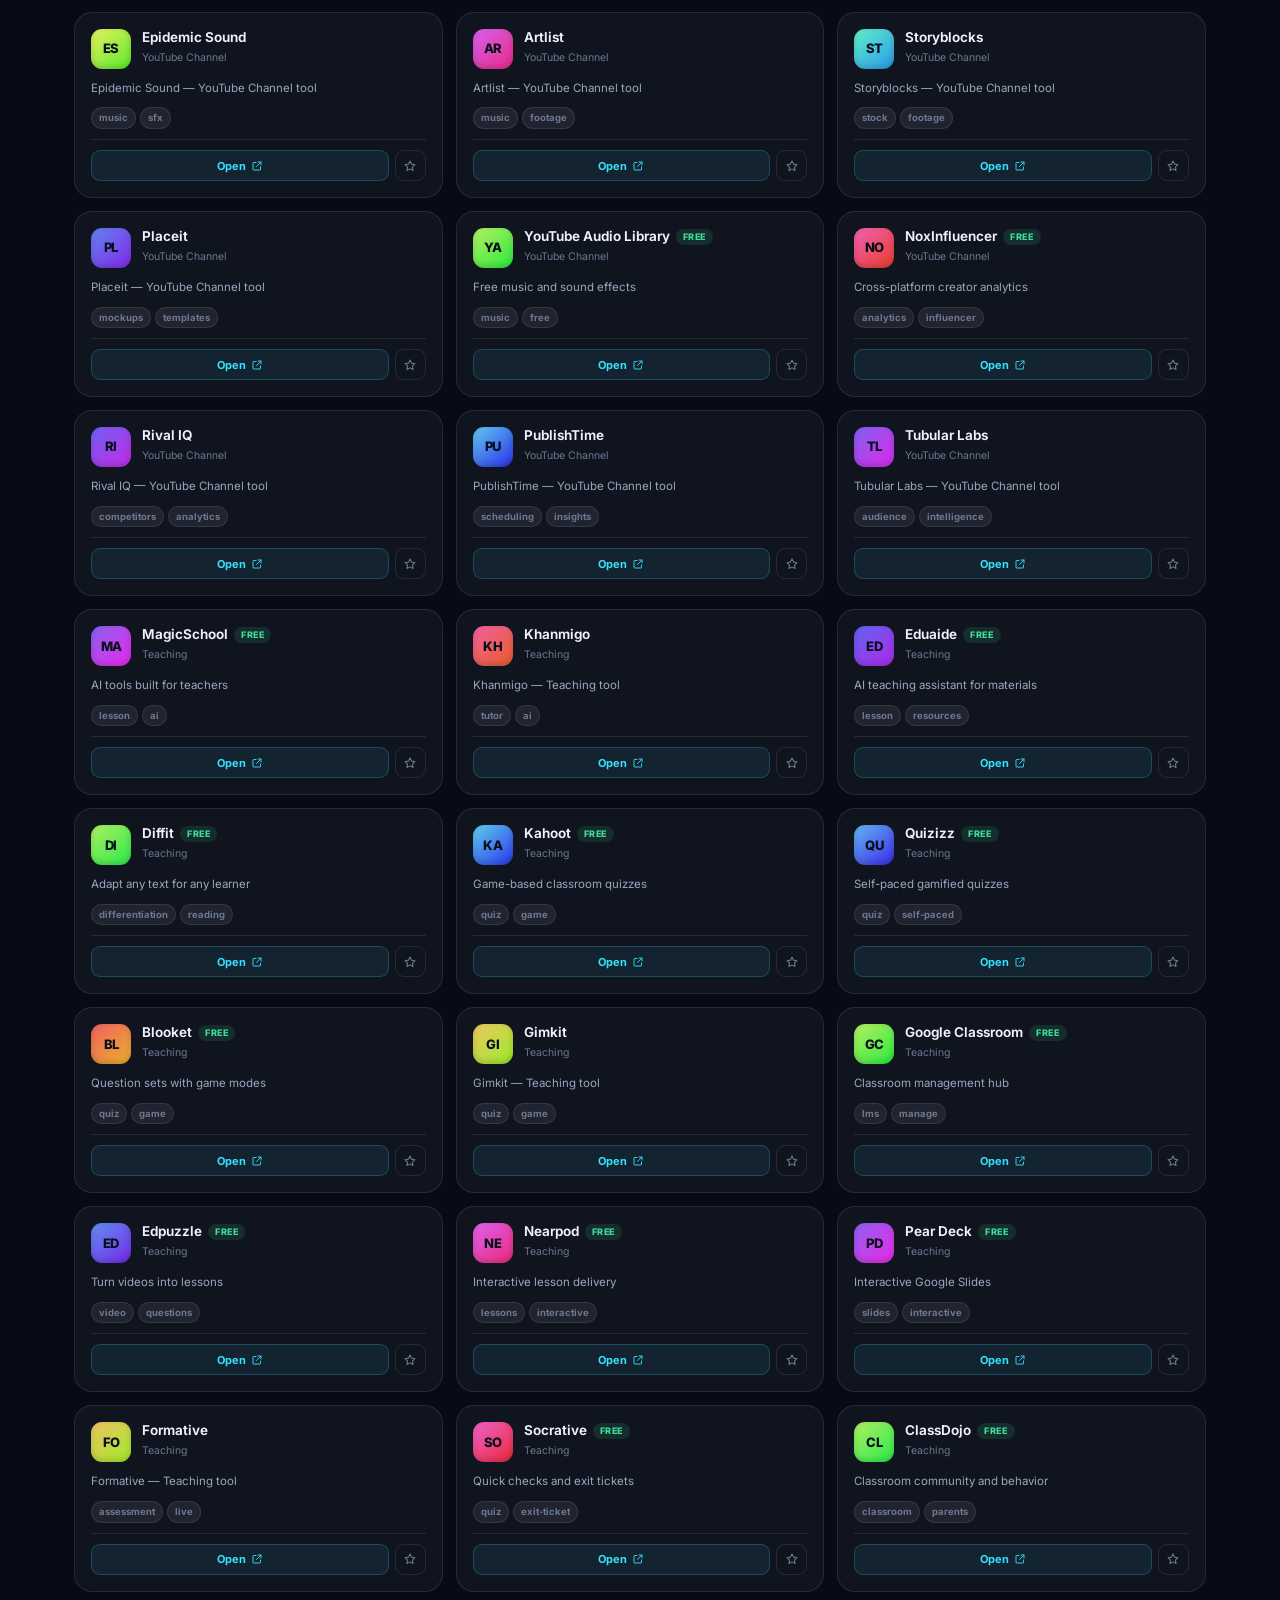
<file: tools.html>
<!DOCTYPE html>
<html lang="en" data-theme="dark">
<head>
  <meta charset="UTF-8">
  <meta name="viewport" content="width=device-width, initial-scale=1, viewport-fit=cover">
  <title>AI Tools Directory — 610 curated tools · Polash AI OS</title>
  <meta name="description" content="Search 610 hand-picked AI tools across 18 categories: assistants, coding, design, SEO, marketing, video, audio, teaching, jobs and more. Free tiers marked, no sign-up.">
  <meta name="author" content="Monjurul Islam Polash">
  <meta name="theme-color" content="#070b16">
  <meta name="color-scheme" content="dark light">
  <meta name="robots" content="index, follow">
  <link rel="canonical" href="https://mipolash-prog.github.io/polash-ai-os-v2/tools.html">
  <meta property="og:type" content="website">
  <meta property="og:title" content="AI Tools Directory — 610 curated tools">
  <meta property="og:description" content="Search 610 hand-picked AI tools across 18 categories. Free tiers marked, no sign-up.">
  <meta property="og:image" content="https://mipolash-prog.github.io/polash-ai-os-v2/assets/og-image.png">
  <meta name="twitter:card" content="summary_large_image">
  <link rel="icon" href="assets/icon-192.png" type="image/png">
  <link rel="apple-touch-icon" href="assets/icon-192.png">
  <link rel="manifest" href="manifest.webmanifest">
  <link rel="preconnect" href="https://fonts.googleapis.com">
  <link rel="preconnect" href="https://fonts.gstatic.com" crossorigin>
  <link href="https://fonts.googleapis.com/css2?family=Inter:wght@400;500;600;700&family=Sora:wght@500;600;700;800&display=swap" rel="stylesheet">
  <link rel="stylesheet" href="css/main.css">
  <script>try{var t=localStorage.getItem("paos.v2.theme");if(t)document.documentElement.dataset.theme=t}catch(e){}</script>
</head>
<body>
  <a class="skip-link" href="#main">Skip to content</a>
  <div class="aurora" aria-hidden="true"><span class="a1"></span><span class="a2"></span><span class="a3"></span></div>

  <header class="header" id="header">
    <div class="header-inner">
      <a class="brand" href="index.html" aria-label="Polash AI OS home">
        <span class="brand-mark" aria-hidden="true"><span>P</span></span>
        <span class="brand-text"><b>Polash AI OS</b><small>Build · Learn · Earn · Grow</small></span>
      </a>
      <nav class="nav" aria-label="Main navigation">
        <a href="index.html#services">Services</a>
        <a href="tools.html" class="active" aria-current="page">AI Tools</a>
        <a href="index.html#work">Work</a>
        <a href="index.html#youtube">YouTube</a>
        <a href="index.html#learn">Learn</a>
        <a href="dashboard.html">Workspace</a>
        <a href="index.html#contact">Contact</a>
      </nav>
      <div class="header-actions">
        <button class="icon-btn" id="themeBtn" type="button" aria-label="Switch colour theme">
          <svg class="icon moon" aria-hidden="true"><use href="assets/icons.svg#i-moon"></use></svg>
          <svg class="icon sun" aria-hidden="true"><use href="assets/icons.svg#i-sun"></use></svg>
        </button>
        <a class="btn btn-gold btn-sm hire" href="index.html#contact">Hire me</a>
        <button class="icon-btn menu-btn" id="menuBtn" type="button" aria-label="Open menu" aria-expanded="false" aria-controls="mobileNav">
          <svg class="icon" aria-hidden="true"><use href="assets/icons.svg#i-menu"></use></svg>
        </button>
      </div>
    </div>
  </header>
  <div class="mobile-nav" id="mobileNav">
    <a href="index.html#services">Services</a>
    <a href="tools.html">AI Tools</a>
    <a href="index.html#work">Work</a>
    <a href="index.html#youtube">YouTube</a>
    <a href="index.html#learn">Learn</a>
    <a href="dashboard.html">Workspace</a>
    <a href="index.html#contact">Contact</a>
  </div>

  <main id="main">
    <section class="page-hero">
      <div class="container">
        <span class="eyebrow"><span class="pulse" aria-hidden="true"></span> Curated, not scraped</span>
        <h1>610 AI tools.<br><span class="grad">One honest directory.</span></h1>
        <p>Every entry is marked <b>FREE</b>, <b>EARN</b> or <b>INFO</b> so you know the business model before you click. Search by name, category or what the tool actually does. Your favourites stay on your device.</p>
        <div class="band" style="margin-top:22px">
          <div><div class="big" id="statTools">610</div><div class="text">tools</div></div>
          <div style="width:1px;height:34px;background:var(--line)"></div>
          <div><div class="big" id="statCats">18</div><div class="text">categories</div></div>
          <div style="width:1px;height:34px;background:var(--line)"></div>
          <div><div class="big" id="statFree">—</div><div class="text">with a free tier</div></div>
          <div style="width:1px;height:34px;background:var(--line)"></div>
          <div><div class="big">0</div><div class="text">sign-ups required</div></div>
        </div>
      </div>
    </section>

    <section class="container" aria-label="Tool directory">
      <div class="toolbar">
        <div class="toolbar-row">
          <div class="search-box">
            <svg class="icon" aria-hidden="true"><use href="assets/icons.svg#i-search"></use></svg>
            <input class="input" id="toolSearch" type="search" placeholder="Search 610 tools — name, category or task…" aria-label="Search tools" autocomplete="off">
            <span class="slash" aria-hidden="true">/</span>
          </div>
          <button class="toggle-btn" id="freeToggle" type="button" aria-pressed="false" title="Show only tools with a free tier">
            <svg class="icon" aria-hidden="true"><use href="assets/icons.svg#i-bolt"></use></svg>
            <span>Free only</span>
          </button>
          <button class="toggle-btn" id="favToggle" type="button" aria-pressed="false" title="Show only saved tools">
            <svg class="icon" aria-hidden="true"><use href="assets/icons.svg#i-star"></use></svg>
            <span>Saved</span>
          </button>
          <select class="select" id="sortSelect" aria-label="Sort tools" style="width:auto;height:44px;padding:0 34px 0 13px">
            <option value="curated">Curated order</option>
            <option value="az">Name A–Z</option>
            <option value="cat">By category</option>
          </select>
        </div>
        <div class="cat-strip" id="catStrip"></div>
      </div>
      <div class="results-bar">
        <span id="resultCount">Loading tools…</span>
        <span class="dim" id="activeFilters"></span>
      </div>
      <div class="tool-grid" id="toolGrid" aria-live="polite"></div>
      <div style="display:flex;justify-content:center;margin-top:26px">
        <button class="btn btn-ghost btn-sm" id="clearFilters" type="button">Reset filters</button>
      </div>
    </section>
  </main>

  <footer class="footer">
    <div class="container">
      <div class="footer-inner">
        <div>
          <a class="brand" href="index.html" aria-label="Polash AI OS home">
            <span class="brand-mark" aria-hidden="true"><span>P</span></span>
            <span class="brand-text"><b>Polash AI OS</b><small>Build · Learn · Earn · Grow</small></span>
          </a>
          <p>A working directory, not a dump. Tools are kept because they solve a real task — for clients, content or teaching.</p>
        </div>
        <div>
          <h4>Explore</h4>
          <ul>
            <li><a href="index.html">Home</a></li>
            <li><a href="dashboard.html">Workspace</a></li>
            <li><a href="index.html#work">Selected work</a></li>
            <li><a href="index.html#learn">Learning</a></li>
          </ul>
        </div>
        <div>
          <h4>Categories</h4>
          <ul>
            <li><a href="tools.html?cat=assistants">AI assistants</a></li>
            <li><a href="tools.html?cat=coding">AI coding</a></li>
            <li><a href="tools.html?cat=design">Design</a></li>
            <li><a href="tools.html?cat=jobs">Jobs</a></li>
          </ul>
        </div>
        <div>
          <h4>Connect</h4>
          <ul>
            <li><a href="https://wa.me/8801723328481" target="_blank" rel="noopener">WhatsApp</a></li>
            <li><a href="https://www.fiverr.com/website1_1" target="_blank" rel="noopener">Fiverr</a></li>
            <li><a href="https://www.upwork.com/freelancers/~01e2a611d178fd578d" target="_blank" rel="noopener">Upwork</a></li>
            <li><a href="https://github.com/MIPolash-Prog" target="_blank" rel="noopener">GitHub</a></li>
          </ul>
        </div>
      </div>
      <div class="footer-bottom">
        <span>© <span id="year">2026</span> Monjurul Islam Polash · Polash IT Solutions</span>
        <span class="mini"><a href="privacy-policy.html">Privacy</a><a href="sitemap.xml">Sitemap</a><a href="#main">Back to top</a></span>
      </div>
    </div>
  </footer>

  <script src="data/tools.js"></script>
  <script src="js/main.js"></script>
  <script src="js/tools.js"></script>


<style id="agent-call-style">
#agentCallBtn{display:inline-flex;align-items:center;gap:6px;margin-left:10px;padding:8px 14px;border-radius:999px;background:linear-gradient(135deg,#f6c453,#ffb347,#00d4ff);color:#0b1020!important;font-weight:900;font-size:12.5px;letter-spacing:.02em;text-decoration:none;border:2px solid rgba(255,255,255,.6);box-shadow:0 8px 22px rgba(246,196,83,.45);animation:agentPulse 2.2s infinite;white-space:nowrap;transition:transform .25s;cursor:pointer;font-family:inherit}
#agentCallBtn:hover{transform:scale(1.09) rotate(-1.2deg)}
@keyframes agentPulse{0%{box-shadow:0 8px 22px rgba(246,196,83,.45),0 0 0 0 rgba(246,196,83,.5)}70%{box-shadow:0 8px 22px rgba(246,196,83,.45),0 0 0 10px rgba(246,196,83,0)}100%{box-shadow:0 8px 22px rgba(246,196,83,.45),0 0 0 0 rgba(246,196,83,0)}}
</style>
<a id="agentCallBtn" href="https://arena.ai/agent" target="_blank" rel="noopener" title="Arena AI Agent Mode — sign in kore history soho sahajjo nin">🤖 AI Agent</a>
<script>
document.addEventListener("DOMContentLoaded",function(){var b=document.getElementById("agentCallBtn");if(!b)return;var t=document.querySelector(".top-search")||document.querySelector('input[type="search"]')||document.querySelector('input[placeholder*="Search"]')||document.querySelector('input[placeholder*="search"]');if(t){var host=t.closest("div")||t;if(host.parentNode){host.parentNode.insertBefore(b,host.nextSibling);return}}var h=document.querySelector("header");if(h)h.appendChild(b);});
</script>
</body>
</html>
</file>
<file: css/main.css>
:root {
  --font-body: "Inter", ui-sans-serif, system-ui, -apple-system, "Segoe UI", Roboto, sans-serif;
  --font-display: "Sora", "Inter", ui-sans-serif, system-ui, sans-serif;
  --gold: #f5c451;
  --gold-2: #e8a93a;
  --cyan: #37e0ff;
  --violet: #8f7dff;
  --green: #3ddc97;
  --red: #ff7a8a;
  --bg: #070b16;
  --bg-2: #0a1122;
  --panel: rgba(255, 255, 255, 0.038);
  --panel-2: rgba(255, 255, 255, 0.07);
  --line: rgba(148, 163, 184, 0.16);
  --line-strong: rgba(148, 163, 184, 0.28);
  --text: #eef2ff;
  --muted: #9aa7c0;
  --dim: #6b7893;
  --shadow: 0 24px 70px rgba(2, 6, 23, 0.55);
  --shadow-sm: 0 10px 30px rgba(2, 6, 23, 0.35);
  --r-lg: 24px;
  --r-md: 18px;
  --r-sm: 13px;
  --max: 1180px;
  --header: 72px;
  --ease: cubic-bezier(0.22, 0.8, 0.28, 1);
  color-scheme: dark;
}

[data-theme="light"] {
  --bg: #f4f6fc;
  --bg-2: #eef2fa;
  --panel: rgba(255, 255, 255, 0.82);
  --panel-2: rgba(255, 255, 255, 0.96);
  --line: rgba(15, 23, 42, 0.1);
  --line-strong: rgba(15, 23, 42, 0.2);
  --text: #0c1222;
  --muted: #4b5875;
  --dim: #7280a0;
  --shadow: 0 24px 60px rgba(15, 23, 42, 0.12);
  --shadow-sm: 0 10px 26px rgba(15, 23, 42, 0.08);
  color-scheme: light;
}

*, *::before, *::after { box-sizing: border-box; }

* { margin: 0; }

html { scroll-behavior: smooth; -webkit-text-size-adjust: 100%; }

body {
  font-family: var(--font-body);
  background: var(--bg);
  color: var(--text);
  line-height: 1.65;
  font-size: 15.5px;
  overflow-x: hidden;
  -webkit-font-smoothing: antialiased;
  text-rendering: optimizeLegibility;
}

body::before {
  content: "";
  position: fixed;
  inset: 0;
  z-index: -2;
  pointer-events: none;
  background-image:
    linear-gradient(rgba(148, 163, 184, 0.05) 1px, transparent 1px),
    linear-gradient(90deg, rgba(148, 163, 184, 0.05) 1px, transparent 1px);
  background-size: 56px 56px;
  mask-image: radial-gradient(ellipse 100% 70% at 50% 0%, #000 15%, transparent 72%);
  -webkit-mask-image: radial-gradient(ellipse 100% 70% at 50% 0%, #000 15%, transparent 72%);
}

.aurora {
  position: fixed;
  inset: 0;
  z-index: -3;
  pointer-events: none;
  overflow: hidden;
  background: var(--bg);
}

.aurora span {
  position: absolute;
  border-radius: 50%;
  filter: blur(110px);
  opacity: 0.55;
  animation: drift 24s var(--ease) infinite alternate;
}

.aurora .a1 {
  width: 46vw; height: 46vw; top: -22vw; left: -10vw;
  background: radial-gradient(circle, rgba(245, 196, 81, 0.22), transparent 66%);
}
.aurora .a2 {
  width: 40vw; height: 40vw; top: -10vw; right: -12vw;
  background: radial-gradient(circle, rgba(55, 224, 255, 0.18), transparent 66%);
  animation-delay: -8s;
}
.aurora .a3 {
  width: 34vw; height: 34vw; bottom: -18vw; left: 28vw;
  background: radial-gradient(circle, rgba(143, 125, 255, 0.16), transparent 66%);
  animation-delay: -15s;
}

[data-theme="light"] .aurora span { opacity: 0.4; }

@keyframes drift {
  from { transform: translate3d(0, 0, 0) scale(1); }
  to { transform: translate3d(4vw, 3vh, 0) scale(1.14); }
}

::selection { background: rgba(245, 196, 81, 0.32); color: var(--text); }

:focus-visible {
  outline: 2px solid var(--cyan);
  outline-offset: 3px;
  border-radius: 6px;
}

a { color: inherit; text-decoration: none; }

button, input, select, textarea { font: inherit; color: inherit; }

button { cursor: pointer; }

img, svg { display: block; max-width: 100%; }

.icon {
  width: 16px;
  height: 16px;
  fill: none;
  stroke: currentColor;
  stroke-width: 1.8;
  stroke-linecap: round;
  stroke-linejoin: round;
  flex: none;
}

.skip-link {
  position: fixed;
  top: -70px;
  left: 18px;
  z-index: 200;
  padding: 10px 18px;
  border-radius: 12px;
  background: var(--gold);
  color: #0a0f1c;
  font-weight: 700;
  transition: top 0.2s var(--ease);
}
.skip-link:focus { top: 14px; }

.container {
  width: 100%;
  max-width: var(--max);
  margin: 0 auto;
  padding: 0 24px;
}

.header {
  position: fixed;
  top: 0;
  left: 0;
  right: 0;
  z-index: 90;
  height: var(--header);
  display: flex;
  align-items: center;
  transition: background 0.3s var(--ease), border-color 0.3s var(--ease), backdrop-filter 0.3s var(--ease);
  border-bottom: 1px solid transparent;
}

.header.scrolled {
  background: color-mix(in srgb, var(--bg) 78%, transparent);
  -webkit-backdrop-filter: blur(18px) saturate(1.4);
  backdrop-filter: blur(18px) saturate(1.4);
  border-bottom-color: var(--line);
}

.header-inner {
  width: 100%;
  max-width: var(--max);
  margin: 0 auto;
  padding: 0 24px;
  display: flex;
  align-items: center;
  gap: 26px;
}

.brand {
  display: flex;
  align-items: center;
  gap: 11px;
  flex: none;
}

.brand-mark {
  position: relative;
  width: 40px;
  height: 40px;
  border-radius: 12px;
  display: grid;
  place-items: center;
  background: linear-gradient(145deg, #1c2740, #0c1324);
  border: 1px solid rgba(245, 196, 81, 0.45);
  box-shadow: 0 8px 22px rgba(245, 196, 81, 0.16);
  overflow: hidden;
}

.brand-mark::after {
  content: "";
  position: absolute;
  inset: 0;
  background: radial-gradient(circle at 30% 20%, rgba(245, 196, 81, 0.4), transparent 60%);
  opacity: 0.75;
}

.brand-mark span {
  position: relative;
  z-index: 1;
  font-family: var(--font-display);
  font-weight: 800;
  font-size: 17px;
  color: var(--gold);
  letter-spacing: -0.04em;
}

.brand-text { display: flex; flex-direction: column; line-height: 1.15; }
.brand-text b {
  font-family: var(--font-display);
  font-size: 15px;
  font-weight: 700;
  letter-spacing: -0.01em;
}
.brand-text small {
  font-size: 9.5px;
  font-weight: 700;
  letter-spacing: 0.18em;
  text-transform: uppercase;
  color: var(--dim);
}

.nav {
  display: flex;
  align-items: center;
  gap: 4px;
  margin-left: auto;
}

.nav a {
  position: relative;
  padding: 8px 12px;
  border-radius: 10px;
  font-size: 13.5px;
  font-weight: 600;
  color: var(--muted);
  transition: color 0.2s var(--ease), background 0.2s var(--ease);
  white-space: nowrap;
}

.nav a:hover { color: var(--text); background: var(--panel-2); }
.nav a.active { color: var(--text); }
.nav a.active::after {
  content: "";
  position: absolute;
  left: 12px; right: 12px; bottom: 2px;
  height: 2px;
  border-radius: 2px;
  background: linear-gradient(90deg, var(--gold), var(--cyan));
}

.header-actions { display: flex; align-items: center; gap: 8px; flex: none; }

.icon-btn {
  width: 40px;
  height: 40px;
  border-radius: 12px;
  display: grid;
  place-items: center;
  background: var(--panel);
  border: 1px solid var(--line);
  color: var(--muted);
  transition: all 0.2s var(--ease);
}
.icon-btn:hover { color: var(--text); border-color: var(--line-strong); transform: translateY(-1px); }
.icon-btn svg { width: 18px; height: 18px; }
.icon-btn .sun { display: none; }
[data-theme="light"] .icon-btn .sun { display: block; }
[data-theme="light"] .icon-btn .moon { display: none; }

.menu-btn { display: none; }

.mobile-nav {
  position: fixed;
  inset: var(--header) 0 auto 0;
  z-index: 80;
  padding: 10px 24px 22px;
  background: color-mix(in srgb, var(--bg) 94%, transparent);
  -webkit-backdrop-filter: blur(20px);
  backdrop-filter: blur(20px);
  border-bottom: 1px solid var(--line);
  display: none;
  flex-direction: column;
  gap: 2px;
  transform: translateY(-8px);
  opacity: 0;
  pointer-events: none;
  transition: opacity 0.22s var(--ease), transform 0.22s var(--ease);
}
.mobile-nav.open { opacity: 1; transform: none; pointer-events: auto; }
.mobile-nav a {
  padding: 12px 6px;
  font-size: 15px;
  font-weight: 600;
  color: var(--muted);
  border-bottom: 1px solid var(--line);
}
.mobile-nav a:last-child { border-bottom: 0; }
.mobile-nav a:hover { color: var(--text); }

.btn {
  display: inline-flex;
  align-items: center;
  justify-content: center;
  gap: 8px;
  padding: 11px 19px;
  border-radius: 12px;
  border: 1px solid transparent;
  font-size: 13.5px;
  font-weight: 700;
  letter-spacing: 0.005em;
  white-space: nowrap;
  transition: transform 0.2s var(--ease), box-shadow 0.2s var(--ease), background 0.2s var(--ease), border-color 0.2s var(--ease);
}
.btn svg { width: 16px; height: 16px; flex: none; }
.btn:hover { transform: translateY(-2px); }
.btn:active { transform: translateY(0); }

.btn-gold {
  background: linear-gradient(135deg, #ffd971, var(--gold) 45%, var(--gold-2));
  color: #0a0f1c;
  box-shadow: 0 10px 26px rgba(245, 196, 81, 0.28);
}
.btn-gold:hover { box-shadow: 0 16px 36px rgba(245, 196, 81, 0.4); }

.btn-cyan {
  background: linear-gradient(135deg, #7defff, var(--cyan) 50%, #12b8dd);
  color: #04121c;
  box-shadow: 0 10px 26px rgba(55, 224, 255, 0.24);
}
.btn-cyan:hover { box-shadow: 0 16px 36px rgba(55, 224, 255, 0.36); }

.btn-ghost {
  background: var(--panel);
  border-color: var(--line);
  color: var(--text);
}
.btn-ghost:hover { border-color: var(--line-strong); background: var(--panel-2); }

.btn-sm { padding: 8px 14px; font-size: 12.5px; border-radius: 10px; }
.btn-lg { padding: 14px 24px; font-size: 15px; border-radius: 14px; }

.muted { color: var(--muted); }
.dim { color: var(--dim); }
.gold { color: var(--gold); }
.grad {
  background: linear-gradient(100deg, #ffdf8e, var(--gold) 32%, #7defff 78%, var(--cyan));
  -webkit-background-clip: text;
  background-clip: text;
  color: transparent;
}

.eyebrow {
  display: inline-flex;
  align-items: center;
  gap: 8px;
  padding: 6px 13px;
  border-radius: 999px;
  background: var(--panel);
  border: 1px solid var(--line);
  font-size: 11.5px;
  font-weight: 700;
  letter-spacing: 0.1em;
  text-transform: uppercase;
  color: var(--muted);
}
.eyebrow .pulse {
  width: 7px; height: 7px; border-radius: 50%;
  background: var(--green);
  box-shadow: 0 0 0 0 rgba(61, 220, 151, 0.6);
  animation: pulse 2.4s infinite;
}
@keyframes pulse {
  0% { box-shadow: 0 0 0 0 rgba(61, 220, 151, 0.55); }
  70% { box-shadow: 0 0 0 9px rgba(61, 220, 151, 0); }
  100% { box-shadow: 0 0 0 0 rgba(61, 220, 151, 0); }
}

.hero {
  position: relative;
  padding: calc(var(--header) + 62px) 0 34px;
}

.hero-grid {
  display: grid;
  grid-template-columns: minmax(0, 1.08fr) minmax(0, 0.92fr);
  align-items: center;
  gap: 54px;
}

.hero h1 {
  font-family: var(--font-display);
  font-size: clamp(2.7rem, 6.1vw, 4.55rem);
  line-height: 1.02;
  letter-spacing: -0.045em;
  font-weight: 800;
  margin: 20px 0 18px;
}
.hero h1 .line { display: block; }
.hero h1 .small {
  display: block;
  font-size: clamp(1.15rem, 2.4vw, 1.7rem);
  letter-spacing: -0.02em;
  font-weight: 600;
  color: var(--muted);
  margin-top: 14px;
}
.hero h1 .small .sep { color: var(--gold); padding: 0 4px; }

.hero-lede {
  max-width: 560px;
  font-size: 16px;
  color: var(--muted);
  line-height: 1.75;
}
.hero-lede b { color: var(--text); font-weight: 600; }

.hero-cta {
  display: flex;
  flex-wrap: wrap;
  gap: 11px;
  margin: 26px 0 0;
}

.hero-note {
  display: flex;
  flex-wrap: wrap;
  align-items: center;
  gap: 14px;
  margin-top: 18px;
  font-size: 12.5px;
  color: var(--dim);
}
.hero-note .item { display: inline-flex; align-items: center; gap: 6px; }
.hero-note svg { width: 14px; height: 14px; color: var(--green); }

.hero-stats {
  display: grid;
  grid-template-columns: repeat(4, 1fr);
  gap: 10px;
  margin-top: 34px;
  padding-top: 24px;
  border-top: 1px solid var(--line);
}
.stat b {
  display: block;
  font-family: var(--font-display);
  font-size: clamp(1.4rem, 2.4vw, 1.85rem);
  font-weight: 700;
  letter-spacing: -0.03em;
  line-height: 1.1;
}
.stat span { font-size: 11px; font-weight: 600; color: var(--dim); letter-spacing: 0.04em; }

.hero-visual {
  position: relative;
  display: grid;
  place-items: center;
  min-height: 440px;
}

.hero-photo-wrap {
  position: relative;
  width: min(100%, 364px);
  aspect-ratio: 1;
  padding: 7px;
  border-radius: 50%;
  background: conic-gradient(from 140deg, #ffdf8e, var(--gold) 22%, var(--cyan) 52%, var(--violet) 76%, #ffdf8e);
  box-shadow: 0 30px 80px rgba(2, 6, 23, 0.6), 0 0 60px rgba(245, 196, 81, 0.12);
}

.hero-photo {
  position: relative;
  width: 100%;
  height: 100%;
  aspect-ratio: 1;
  object-fit: cover;
  object-position: center top;
  border-radius: 50%;
  clip-path: circle(48.7%);
  background: #0c1324;
  display: block;
}

.hero-photo-wrap::before {
  content: "";
  position: absolute;
  inset: -36px;
  border-radius: 50%;
  background: radial-gradient(circle, rgba(245, 196, 81, 0.2), transparent 62%);
  filter: blur(30px);
  z-index: -1;
}

.hero-photo-wrap::after {
  content: "";
  position: absolute;
  inset: -20px;
  border-radius: 50%;
  border: 1px dashed rgba(245, 196, 81, 0.22);
  animation: spinRing 44s linear infinite;
}

@keyframes spinRing {
  to { transform: rotate(360deg); }
}

.float-chip {
  position: absolute;
  display: inline-flex;
  align-items: center;
  gap: 8px;
  padding: 9px 13px;
  border-radius: 12px;
  background: color-mix(in srgb, var(--bg-2) 70%, transparent);
  border: 1px solid var(--line);
  -webkit-backdrop-filter: blur(14px);
  backdrop-filter: blur(14px);
  box-shadow: var(--shadow-sm);
  font-size: 11.5px;
  font-weight: 700;
  white-space: nowrap;
  animation: float 6s ease-in-out infinite;
}
.float-chip svg { width: 15px; height: 15px; }
.float-chip small { display: block; font-size: 9.5px; font-weight: 600; color: var(--dim); }
.float-chip .dot { width: 7px; height: 7px; border-radius: 50%; background: var(--green); }
.fc1 { top: 26px; left: -8px; animation-delay: -1s; }
.fc2 { top: 42%; right: -22px; animation-delay: -3s; }
.fc3 { bottom: 30px; left: 6px; animation-delay: -5s; }
.fc1 svg, .fc2 svg { color: var(--gold); }
.fc3 svg { color: var(--cyan); }

@keyframes float {
  0%, 100% { transform: translateY(0); }
  50% { transform: translateY(-10px); }
}

.marquee {
  margin: 26px 0 0;
  overflow: hidden;
  border-top: 1px solid var(--line);
  border-bottom: 1px solid var(--line);
  background: linear-gradient(90deg, transparent, var(--panel), transparent);
  -webkit-mask-image: linear-gradient(90deg, transparent, #000 8%, #000 92%, transparent);
  mask-image: linear-gradient(90deg, transparent, #000 8%, #000 92%, transparent);
}
.marquee-track {
  display: flex;
  width: max-content;
  animation: scroll 34s linear infinite;
}
.marquee span {
  display: inline-flex;
  align-items: center;
  gap: 18px;
  padding: 14px 20px;
  font-size: 11.5px;
  font-weight: 700;
  letter-spacing: 0.18em;
  text-transform: uppercase;
  color: var(--dim);
  white-space: nowrap;
}
.marquee span::after { content: "◆"; color: var(--gold); font-size: 8px; opacity: 0.8; }
@keyframes scroll { from { transform: translateX(0); } to { transform: translateX(-50%); } }

.section { padding: 84px 0 0; }

.section-head {
  display: flex;
  align-items: flex-end;
  justify-content: space-between;
  gap: 24px;
  margin-bottom: 30px;
  flex-wrap: wrap;
}
.section-head .eyebrow { margin-bottom: 12px; }
.section-head h2 {
  font-family: var(--font-display);
  font-size: clamp(1.65rem, 3.2vw, 2.35rem);
  line-height: 1.12;
  letter-spacing: -0.035em;
  font-weight: 700;
  max-width: 720px;
}
.section-head p { color: var(--muted); font-size: 14.5px; margin-top: 10px; max-width: 620px; }
.section-head .action { flex: none; }

.grid { display: grid; gap: 16px; }
.g2 { grid-template-columns: repeat(2, minmax(0, 1fr)); }
.g3 { grid-template-columns: repeat(3, minmax(0, 1fr)); }
.g4 { grid-template-columns: repeat(4, minmax(0, 1fr)); }

.card {
  position: relative;
  background: var(--panel);
  border: 1px solid var(--line);
  border-radius: var(--r-md);
  padding: 22px;
  transition: transform 0.25s var(--ease), border-color 0.25s var(--ease), box-shadow 0.25s var(--ease), background 0.25s var(--ease);
  overflow: hidden;
}
.card:hover {
  transform: translateY(-3px);
  border-color: rgba(245, 196, 81, 0.3);
  box-shadow: var(--shadow-sm);
  background: var(--panel-2);
}
.card-flat { padding: 0; }
.card-flat:hover { transform: none; box-shadow: none; }

.icon-tile {
  width: 44px;
  height: 44px;
  border-radius: 13px;
  display: grid;
  place-items: center;
  background: rgba(245, 196, 81, 0.12);
  border: 1px solid rgba(245, 196, 81, 0.24);
  color: var(--gold);
  flex: none;
}
.icon-tile svg { width: 20px; height: 20px; }
.icon-tile.cyan { background: rgba(55, 224, 255, 0.1); border-color: rgba(55, 224, 255, 0.24); color: var(--cyan); }
.icon-tile.violet { background: rgba(143, 125, 255, 0.12); border-color: rgba(143, 125, 255, 0.26); color: var(--violet); }
.icon-tile.green { background: rgba(61, 220, 151, 0.1); border-color: rgba(61, 220, 151, 0.24); color: var(--green); }

.service-card { display: flex; flex-direction: column; gap: 14px; min-height: 190px; }
.service-card h3 {
  font-family: var(--font-display);
  font-size: 16px;
  font-weight: 650;
  letter-spacing: -0.02em;
}
.service-card p { font-size: 13px; color: var(--muted); line-height: 1.7; }
.service-card .arrow {
  margin-top: auto;
  display: inline-flex;
  align-items: center;
  gap: 6px;
  font-size: 12px;
  font-weight: 700;
  color: var(--gold);
  opacity: 0;
  transform: translateX(-4px);
  transition: opacity 0.25s var(--ease), transform 0.25s var(--ease);
}
.service-card:hover .arrow { opacity: 1; transform: none; }
.service-card .arrow svg { width: 14px; height: 14px; }

.case-card { padding: 26px; }
.case-card .tag {
  display: inline-flex;
  padding: 4px 10px;
  border-radius: 999px;
  background: rgba(245, 196, 81, 0.12);
  border: 1px solid rgba(245, 196, 81, 0.26);
  color: var(--gold);
  font-size: 10px;
  font-weight: 800;
  letter-spacing: 0.08em;
  text-transform: uppercase;
}
.case-card h3 {
  font-family: var(--font-display);
  font-size: 19px;
  line-height: 1.3;
  letter-spacing: -0.025em;
  margin: 14px 0 5px;
}
.case-card .client { font-size: 11.5px; color: var(--dim); font-weight: 600; }
.case-card .label {
  font-size: 10px;
  font-weight: 800;
  letter-spacing: 0.12em;
  text-transform: uppercase;
  color: var(--dim);
  margin: 18px 0 6px;
}
.case-card p { font-size: 13px; color: var(--muted); line-height: 1.7; }
.case-card ul { margin: 0; padding-left: 18px; font-size: 12.5px; color: var(--muted); line-height: 1.85; }
.case-card li::marker { color: var(--gold); }

.review-card { display: flex; flex-direction: column; gap: 12px; }
.stars { display: flex; gap: 2px; color: var(--gold); }
.stars svg { width: 14px; height: 14px; }
.review-card blockquote {
  font-size: 13.5px;
  color: var(--text);
  line-height: 1.7;
  flex: 1;
}
.review-meta { display: flex; align-items: center; gap: 10px; }
.avatar-sm {
  width: 34px; height: 34px; border-radius: 50%;
  display: grid; place-items: center;
  background: linear-gradient(135deg, rgba(245,196,81,.22), rgba(55,224,255,.18));
  border: 1px solid var(--line);
  font-size: 12px; font-weight: 800; color: var(--gold);
}
.review-meta b { display: block; font-size: 12.5px; }
.review-meta small { display: block; font-size: 10.5px; color: var(--dim); }

.channel-grid { display: grid; grid-template-columns: repeat(3, minmax(0, 1fr)); gap: 12px; }
.channel {
  display: flex;
  align-items: center;
  gap: 12px;
  padding: 14px 15px;
  border-radius: 14px;
  background: var(--panel);
  border: 1px solid var(--line);
  transition: border-color 0.2s var(--ease), transform 0.2s var(--ease), background 0.2s var(--ease);
}
.channel:hover { transform: translateY(-2px); border-color: rgba(55, 224, 255, 0.3); background: var(--panel-2); }
.channel .flag {
  width: 34px;
  height: 34px;
  border-radius: 9px;
  display: grid;
  place-items: center;
  flex: none;
  background: linear-gradient(140deg, rgba(245, 196, 81, 0.16), rgba(55, 224, 255, 0.12));
  border: 1px solid var(--line);
  font-size: 9.5px;
  font-weight: 800;
  letter-spacing: 0.04em;
  color: var(--gold);
}
.channel .meta { min-width: 0; }
.channel b {
  display: block;
  font-size: 12.5px;
  font-weight: 650;
  white-space: nowrap;
  overflow: hidden;
  text-overflow: ellipsis;
}
.channel small { display: block; font-size: 10.5px; color: var(--dim); white-space: nowrap; overflow: hidden; text-overflow: ellipsis; }
.channel .subs {
  margin-left: auto;
  font-size: 10.5px;
  font-weight: 800;
  color: var(--cyan);
  padding: 3px 8px;
  border-radius: 999px;
  background: rgba(55, 224, 255, 0.09);
  flex: none;
}

.band {
  display: flex;
  align-items: center;
  gap: 16px;
  flex-wrap: wrap;
  padding: 18px 22px;
  border-radius: 16px;
  background: linear-gradient(120deg, rgba(245, 196, 81, 0.1), rgba(55, 224, 255, 0.07));
  border: 1px solid var(--line);
}
.band .big {
  font-family: var(--font-display);
  font-size: 22px;
  font-weight: 700;
  letter-spacing: -0.03em;
}
.band .text { font-size: 12.5px; color: var(--muted); }

.learn-grid { display: grid; grid-template-columns: repeat(3, minmax(0, 1fr)); gap: 12px; }
.learn-item {
  display: flex;
  align-items: center;
  gap: 12px;
  padding: 15px;
  border-radius: 14px;
  border: 1px solid var(--line);
  background: var(--panel);
  transition: all 0.2s var(--ease);
}
.learn-item:hover { border-color: var(--line-strong); background: var(--panel-2); transform: translateY(-2px); }
.learn-item .mono {
  width: 34px; height: 34px; border-radius: 10px;
  display: grid; place-items: center;
  background: rgba(143, 125, 255, 0.12);
  color: var(--violet);
  font-size: 11px; font-weight: 800;
  flex: none;
}
.learn-item b { font-size: 12.5px; display: block; }
.learn-item small { font-size: 10.5px; color: var(--dim); display: block; }
.learn-item svg { width: 14px; height: 14px; color: var(--dim); margin-left: auto; }

.pricing-card { display: flex; flex-direction: column; gap: 12px; }
.pricing-card .price {
  font-family: var(--font-display);
  font-size: 26px;
  font-weight: 700;
  letter-spacing: -0.03em;
  color: var(--gold);
}
.pricing-card ul { margin: 0; padding-left: 16px; font-size: 12px; color: var(--muted); line-height: 1.9; flex: 1; }
.pricing-card li::marker { color: var(--gold); }
.pricing-card .btn { width: 100%; }

.faq { display: grid; gap: 10px; max-width: 840px; }
.faq-item {
  border: 1px solid var(--line);
  border-radius: 14px;
  background: var(--panel);
  overflow: hidden;
}
.faq-item summary {
  list-style: none;
  cursor: pointer;
  padding: 16px 18px;
  font-size: 14px;
  font-weight: 600;
  display: flex;
  align-items: center;
  gap: 12px;
}
.faq-item summary::-webkit-details-marker { display: none; }
.faq-item summary::after {
  content: "+";
  margin-left: auto;
  font-size: 18px;
  font-weight: 400;
  color: var(--gold);
  transition: transform 0.2s var(--ease);
}
.faq-item[open] summary::after { transform: rotate(45deg); }
.faq-item p { padding: 0 18px 16px; font-size: 13px; color: var(--muted); line-height: 1.75; }

.contact-wrap {
  display: grid;
  grid-template-columns: minmax(0, 0.9fr) minmax(0, 1.1fr);
  gap: 20px;
  align-items: start;
}

.contact-card {
  padding: 28px;
  border-radius: var(--r-lg);
  background: linear-gradient(150deg, rgba(245, 196, 81, 0.1), rgba(55, 224, 255, 0.06));
  border: 1px solid var(--line);
}

.contact-links { display: grid; grid-template-columns: repeat(2, minmax(0, 1fr)); gap: 9px; margin-top: 22px; }
.contact-link {
  display: flex;
  align-items: center;
  gap: 9px;
  padding: 11px 12px;
  border-radius: 12px;
  border: 1px solid var(--line);
  background: var(--panel);
  font-size: 12px;
  font-weight: 600;
  transition: all 0.2s var(--ease);
}
.contact-link:hover { border-color: var(--line-strong); background: var(--panel-2); transform: translateY(-1px); }
.contact-link svg { width: 15px; height: 15px; color: var(--gold); flex: none; }

.field { margin-bottom: 13px; }
.label {
  display: block;
  font-size: 10.5px;
  font-weight: 700;
  letter-spacing: 0.09em;
  text-transform: uppercase;
  color: var(--dim);
  margin: 0 0 6px 2px;
}
.input, .select, .textarea {
  width: 100%;
  padding: 11px 13px;
  border-radius: 11px;
  background: var(--bg-2);
  border: 1px solid var(--line);
  color: var(--text);
  font-size: 13.5px;
  transition: border-color 0.2s var(--ease), box-shadow 0.2s var(--ease);
  outline: none;
}
.input::placeholder, .textarea::placeholder { color: var(--dim); }
.input:focus, .select:focus, .textarea:focus {
  border-color: rgba(55, 224, 255, 0.5);
  box-shadow: 0 0 0 4px rgba(55, 224, 255, 0.08);
}
.textarea { resize: vertical; min-height: 106px; line-height: 1.65; }
.select { appearance: none; background-image: linear-gradient(45deg, transparent 50%, var(--dim) 50%), linear-gradient(135deg, var(--dim) 50%, transparent 50%); background-position: calc(100% - 18px) 50%, calc(100% - 13px) 50%; background-size: 5px 5px; background-repeat: no-repeat; padding-right: 34px; }

.form-row { display: grid; grid-template-columns: 1fr 1fr; gap: 12px; }
.form-note { font-size: 11px; color: var(--dim); margin-top: 10px; }

.footer {
  margin-top: 90px;
  border-top: 1px solid var(--line);
  background: linear-gradient(to bottom, transparent, rgba(0, 0, 0, 0.14));
}
.footer-inner {
  padding: 46px 0 28px;
  display: grid;
  grid-template-columns: 1.4fr repeat(3, 0.7fr);
  gap: 28px;
}
.footer .brand { margin-bottom: 12px; }
.footer p { font-size: 12.5px; color: var(--muted); max-width: 320px; line-height: 1.7; }
.footer h4 { font-size: 11px; font-weight: 800; letter-spacing: 0.12em; text-transform: uppercase; color: var(--dim); margin-bottom: 12px; }
.footer ul { list-style: none; margin: 0; padding: 0; display: grid; gap: 8px; }
.footer a { font-size: 12.5px; color: var(--muted); transition: color 0.2s; }
.footer a:hover { color: var(--gold); }
.footer-bottom {
  padding: 16px 0 26px;
  border-top: 1px solid var(--line);
  display: flex;
  align-items: center;
  justify-content: space-between;
  gap: 14px;
  flex-wrap: wrap;
  font-size: 11.5px;
  color: var(--dim);
}
.footer-bottom .mini { display: flex; gap: 14px; }

.reveal { opacity: 0; transform: translateY(18px); transition: opacity 0.65s var(--ease), transform 0.65s var(--ease); }
.reveal.in { opacity: 1; transform: none; }

.page-hero {
  padding: calc(var(--header) + 54px) 0 26px;
}
.page-hero h1 {
  font-family: var(--font-display);
  font-size: clamp(2rem, 4.4vw, 3rem);
  line-height: 1.06;
  letter-spacing: -0.04em;
  font-weight: 800;
  margin: 16px 0 12px;
}
.page-hero p { color: var(--muted); max-width: 680px; font-size: 15px; line-height: 1.75; }

.toolbar {
  position: sticky;
  top: var(--header);
  z-index: 40;
  margin-top: 18px;
  padding: 12px 0;
  background: color-mix(in srgb, var(--bg) 88%, transparent);
  -webkit-backdrop-filter: blur(16px);
  backdrop-filter: blur(16px);
  border-bottom: 1px solid var(--line);
}
.toolbar-row { display: flex; align-items: center; gap: 10px; flex-wrap: wrap; }
.search-box {
  position: relative;
  flex: 1;
  min-width: 220px;
}
.search-box svg {
  position: absolute;
  left: 14px;
  top: 50%;
  transform: translateY(-50%);
  width: 17px;
  height: 17px;
  color: var(--dim);
  pointer-events: none;
}
.search-box .input { padding-left: 42px; height: 44px; border-radius: 12px; }
.search-box .slash {
  position: absolute;
  right: 10px;
  top: 50%;
  transform: translateY(-50%);
  font-size: 10px;
  font-weight: 700;
  color: var(--dim);
  border: 1px solid var(--line);
  border-radius: 5px;
  padding: 1px 5px;
}
.toggle-btn {
  display: inline-flex;
  align-items: center;
  gap: 7px;
  height: 44px;
  padding: 0 14px;
  border-radius: 12px;
  border: 1px solid var(--line);
  background: var(--panel);
  color: var(--muted);
  font-size: 12.5px;
  font-weight: 700;
  transition: all 0.2s var(--ease);
  white-space: nowrap;
}
.toggle-btn:hover { color: var(--text); border-color: var(--line-strong); }
.toggle-btn[aria-pressed="true"] {
  color: var(--gold);
  border-color: rgba(245, 196, 81, 0.45);
  background: rgba(245, 196, 81, 0.1);
}
.toggle-btn svg { width: 15px; height: 15px; }

.cat-strip {
  display: flex;
  gap: 7px;
  overflow-x: auto;
  padding: 12px 0 4px;
  scrollbar-width: none;
}
.cat-strip::-webkit-scrollbar { display: none; }
.chip {
  display: inline-flex;
  align-items: center;
  gap: 6px;
  padding: 7px 13px;
  border-radius: 999px;
  border: 1px solid var(--line);
  background: var(--panel);
  color: var(--muted);
  font-size: 11.5px;
  font-weight: 650;
  white-space: nowrap;
  transition: all 0.18s var(--ease);
  flex: none;
}
.chip:hover { color: var(--text); border-color: var(--line-strong); }
.chip.active {
  color: var(--gold);
  border-color: rgba(245, 196, 81, 0.45);
  background: rgba(245, 196, 81, 0.1);
}
.chip .count { font-size: 9.5px; font-weight: 800; opacity: 0.65; }

.results-bar {
  display: flex;
  align-items: center;
  justify-content: space-between;
  gap: 12px;
  flex-wrap: wrap;
  padding: 18px 0 4px;
  font-size: 12.5px;
  color: var(--dim);
}
.results-bar b { color: var(--text); }

.tool-grid { display: grid; grid-template-columns: repeat(3, minmax(0, 1fr)); gap: 13px; margin-top: 12px; }

.tool-card {
  display: flex;
  flex-direction: column;
  gap: 10px;
  padding: 16px;
  min-height: 178px;
}
.tool-top { display: flex; align-items: flex-start; gap: 11px; }
.tool-logo {
  width: 40px; height: 40px;
  border-radius: 11px;
  flex: none;
  display: grid;
  place-items: center;
  font-size: 13px;
  font-weight: 800;
  color: #08101d;
  letter-spacing: -0.04em;
  box-shadow: inset 0 -2px 6px rgba(0, 0, 0, 0.18);
}
.tool-title { min-width: 0; flex: 1; }
.tool-name {
  font-size: 13.5px;
  font-weight: 650;
  line-height: 1.3;
  display: flex;
  align-items: center;
  gap: 6px;
  flex-wrap: wrap;
}
.tool-cat { font-size: 10.5px; color: var(--dim); margin-top: 2px; }
.tool-desc {
  font-size: 11.5px;
  color: var(--muted);
  line-height: 1.6;
  display: -webkit-box;
  -webkit-line-clamp: 2;
  -webkit-box-orient: vertical;
  overflow: hidden;
}
.tool-tags { display: flex; flex-wrap: wrap; gap: 4px; }
.tag {
  font-size: 9.5px;
  font-weight: 700;
  padding: 2px 7px;
  border-radius: 999px;
  background: var(--panel-2);
  border: 1px solid var(--line);
  color: var(--dim);
}
.badge {
  font-size: 9px;
  font-weight: 800;
  letter-spacing: 0.06em;
  padding: 2px 7px;
  border-radius: 999px;
  text-transform: uppercase;
}
.badge-free { background: rgba(61, 220, 151, 0.12); color: var(--green); }
.badge-earn { background: rgba(245, 196, 81, 0.14); color: var(--gold); }
.badge-info { background: rgba(55, 224, 255, 0.1); color: var(--cyan); }

.tool-actions {
  display: flex;
  align-items: center;
  gap: 6px;
  margin-top: auto;
  padding-top: 10px;
  border-top: 1px solid var(--line);
}
.tool-actions .open {
  flex: 1;
  display: inline-flex;
  align-items: center;
  justify-content: center;
  gap: 5px;
  height: 31px;
  border-radius: 9px;
  border: 1px solid rgba(55, 224, 255, 0.22);
  background: rgba(55, 224, 255, 0.08);
  color: var(--cyan);
  font-size: 11px;
  font-weight: 700;
  transition: all 0.18s var(--ease);
}
.tool-actions .open:hover { background: rgba(55, 224, 255, 0.16); transform: translateY(-1px); }
.tool-actions .open svg { width: 12px; height: 12px; }
.fav-btn {
  width: 31px; height: 31px;
  border-radius: 9px;
  border: 1px solid var(--line);
  background: transparent;
  color: var(--dim);
  display: grid;
  place-items: center;
  transition: all 0.18s var(--ease);
  flex: none;
}
.fav-btn:hover { color: var(--gold); border-color: rgba(245, 196, 81, 0.45); }
.fav-btn.on { color: var(--gold); border-color: rgba(245, 196, 81, 0.45); background: rgba(245, 196, 81, 0.1); }
.fav-btn.on svg { fill: currentColor; }
.fav-btn svg { width: 14px; height: 14px; }
.chip .icon { width: 12px; height: 12px; }

.empty {
  grid-column: 1 / -1;
  text-align: center;
  padding: 60px 20px;
  border: 1px dashed var(--line-strong);
  border-radius: 18px;
  color: var(--muted);
}
.empty b { display: block; font-size: 16px; color: var(--text); margin-bottom: 6px; }

.dash-hero { display: flex; align-items: flex-end; justify-content: space-between; gap: 18px; flex-wrap: wrap; }

.dash-stats { display: grid; grid-template-columns: repeat(4, 1fr); gap: 12px; margin: 26px 0 18px; }
.dash-stat {
  padding: 16px 18px;
  border-radius: 15px;
  border: 1px solid var(--line);
  background: var(--panel);
}
.dash-stat small { font-size: 10px; font-weight: 700; letter-spacing: 0.09em; text-transform: uppercase; color: var(--dim); }
.dash-stat b {
  display: block;
  font-family: var(--font-display);
  font-size: 24px;
  font-weight: 700;
  letter-spacing: -0.03em;
  margin-top: 3px;
  font-variant-numeric: tabular-nums;
}
.dash-grid { display: grid; grid-template-columns: repeat(2, minmax(0, 1fr)); gap: 14px; align-items: start; }

.panel {
  border: 1px solid var(--line);
  border-radius: var(--r-md);
  background: var(--panel);
  padding: 18px;
}
.panel-head {
  display: flex;
  align-items: center;
  gap: 10px;
  margin-bottom: 14px;
}
.panel-head h3 { font-size: 13.5px; font-weight: 700; letter-spacing: -0.01em; }
.panel-head .icon-tile { width: 34px; height: 34px; border-radius: 10px; }
.panel-head .icon-tile svg { width: 16px; height: 16px; }
.panel-head .right { margin-left: auto; font-size: 11px; color: var(--dim); }

.preview-row {
  display: flex;
  align-items: center;
  gap: 10px;
  padding: 9px 8px;
  border-radius: 10px;
  transition: background 0.15s var(--ease);
}
.preview-row:hover { background: var(--panel-2); }
.preview-row .plogo {
  width: 30px;
  height: 30px;
  border-radius: 8px;
  display: grid;
  place-items: center;
  font-size: 9px;
  font-weight: 800;
  color: #08101d;
  flex: none;
}
.preview-row .pmeta { flex: 1; min-width: 0; }
.preview-row .pmeta b { display: block; font-size: 12.5px; font-weight: 650; line-height: 1.3; }
.preview-row .pmeta small { display: block; font-size: 10.5px; color: var(--dim); }
.preview-row > .icon { margin-left: 6px; width: 13px; height: 13px; color: var(--dim); flex: none; }

.task-list { display: grid; gap: 4px; margin-top: 10px; max-height: 260px; overflow-y: auto; }
.task {
  display: flex;
  align-items: center;
  gap: 10px;
  padding: 8px 9px;
  border-radius: 9px;
  transition: background 0.15s;
}
.task:hover { background: var(--panel-2); }
.task .check {
  width: 18px; height: 18px;
  border-radius: 6px;
  border: 1.5px solid var(--line-strong);
  background: transparent;
  padding: 0;
  display: grid;
  place-items: center;
  flex: none;
  cursor: pointer;
  transition: all 0.15s;
}
.task .check svg { width: 11px; height: 11px; opacity: 0; color: #08101d; }
.task.done .check { background: var(--gold); border-color: var(--gold); }
.task.done .check svg { opacity: 1; }
.task span { font-size: 12.5px; flex: 1; min-width: 0; overflow: hidden; text-overflow: ellipsis; white-space: nowrap; }
.task.done span { text-decoration: line-through; color: var(--dim); }
.task .del {
  border: 0; background: transparent; color: var(--dim);
  font-size: 16px; line-height: 1; padding: 2px 4px; border-radius: 6px; opacity: 0;
}
.task:hover .del { opacity: 1; }
.task .del:hover { color: var(--red); background: rgba(255, 122, 138, 0.1); }

.inline-form { display: flex; gap: 7px; }
.inline-form .input { flex: 1; height: 38px; padding: 0 12px; font-size: 12.5px; }
.inline-form .btn { height: 38px; padding: 0 12px; }

.goal { margin-bottom: 12px; }
.goal-line { display: flex; justify-content: space-between; font-size: 11.5px; font-weight: 600; margin-bottom: 5px; }
.goal-line span:last-child { color: var(--gold); font-weight: 800; }
input[type="range"] { width: 100%; accent-color: var(--gold); height: 4px; }
.slim-progress { height: 6px; border-radius: 999px; background: var(--panel-2); overflow: hidden; }
.slim-progress i { display: block; height: 100%; border-radius: inherit; background: linear-gradient(90deg, var(--gold), var(--cyan)); transition: width 0.4s var(--ease); }

.notes-area { width: 100%; min-height: 150px; border-radius: 11px; }
.save-state { font-size: 10.5px; color: var(--green); margin-top: 6px; }

.table { width: 100%; border-collapse: collapse; font-size: 12px; }
.table th { text-align: left; font-size: 9.5px; letter-spacing: 0.1em; text-transform: uppercase; color: var(--dim); padding: 6px 8px; border-bottom: 1px solid var(--line); font-weight: 700; }
.table td { padding: 8px; border-bottom: 1px solid var(--line); }
.table tr:last-child td { border-bottom: 0; }
.table td:last-child, .table th:last-child { text-align: right; }
.table .amount { color: var(--green); font-weight: 700; font-variant-numeric: tabular-nums; }

.money-total { font-family: var(--font-display); font-size: 28px; font-weight: 700; letter-spacing: -0.03em; }
.money-total small { font-size: 11px; font-weight: 600; color: var(--dim); letter-spacing: 0; }

.timer-ring {
  width: 168px;
  height: 168px;
  margin: 4px auto 10px;
  border-radius: 50%;
  display: grid;
  place-items: center;
  background: conic-gradient(var(--gold) calc(var(--p, 0) * 1%), var(--panel-2) 0);
  position: relative;
}
.timer-ring::before {
  content: "";
  position: absolute;
  inset: 8px;
  border-radius: 50%;
  background: var(--bg-2);
  border: 1px solid var(--line);
}
.timer-time {
  position: relative;
  font-family: var(--font-display);
  font-size: 34px;
  font-weight: 700;
  letter-spacing: -0.03em;
  font-variant-numeric: tabular-nums;
}
.timer-actions { display: flex; justify-content: center; gap: 8px; }

.clocks { display: grid; grid-template-columns: repeat(2, 1fr); gap: 8px; }
.clock {
  padding: 10px 12px;
  border-radius: 11px;
  border: 1px solid var(--line);
  background: var(--panel-2);
}
.clock b { font-size: 11px; font-weight: 600; color: var(--muted); display: flex; align-items: center; gap: 5px; }
.clock .t { font-family: var(--font-display); font-size: 18px; font-weight: 700; letter-spacing: -0.02em; margin-top: 2px; font-variant-numeric: tabular-nums; }

.learning-row { margin-bottom: 11px; }
.learning-row .top { display: flex; justify-content: space-between; font-size: 11.5px; font-weight: 600; margin-bottom: 5px; }
.learning-row .top span:last-child { color: var(--gold); font-weight: 800; }

.data-actions { display: flex; flex-wrap: wrap; gap: 8px; }
.data-actions .btn { flex: 1; }

.toast {
  position: fixed;
  bottom: 24px;
  left: 50%;
  transform: translate(-50%, 20px);
  z-index: 150;
  padding: 10px 16px;
  border-radius: 11px;
  background: var(--bg-2);
  border: 1px solid var(--line-strong);
  box-shadow: var(--shadow);
  font-size: 12.5px;
  font-weight: 600;
  opacity: 0;
  pointer-events: none;
  transition: opacity 0.25s var(--ease), transform 0.25s var(--ease);
}
.toast.show { opacity: 1; transform: translate(-50%, 0); }

.cmdk {
  position: fixed;
  inset: 0;
  z-index: 140;
  display: none;
  align-items: flex-start;
  justify-content: center;
  padding: 12vh 18px 18px;
  background: rgba(4, 8, 18, 0.62);
  -webkit-backdrop-filter: blur(8px);
  backdrop-filter: blur(8px);
}
.cmdk.open { display: flex; }
.cmdk-box {
  width: 100%;
  max-width: 580px;
  border-radius: 18px;
  background: var(--bg-2);
  border: 1px solid var(--line-strong);
  box-shadow: var(--shadow);
  overflow: hidden;
  animation: pop 0.18s var(--ease);
}
@keyframes pop { from { opacity: 0; transform: translateY(-8px) scale(0.99); } to { opacity: 1; transform: none; } }
.cmdk-input-wrap { display: flex; align-items: center; gap: 10px; padding: 14px 16px; border-bottom: 1px solid var(--line); }
.cmdk-input-wrap svg { width: 17px; height: 17px; color: var(--dim); flex: none; }
.cmdk-input-wrap input { flex: 1; border: 0; outline: 0; background: transparent; font-size: 14.5px; }
.cmdk-list { max-height: 46vh; overflow-y: auto; padding: 6px; }
.cmdk-item {
  display: flex;
  align-items: center;
  gap: 10px;
  padding: 10px 12px;
  border-radius: 10px;
  font-size: 13px;
  cursor: pointer;
}
.cmdk-item .kind { margin-left: auto; font-size: 9.5px; font-weight: 700; letter-spacing: 0.08em; text-transform: uppercase; color: var(--dim); }
.cmdk-item:hover, .cmdk-item.sel { background: var(--panel-2); }
.cmdk-item .ico { width: 26px; height: 26px; border-radius: 7px; display: grid; place-items: center; font-size: 10px; font-weight: 800; color: #08101d; flex: none; }
.cmdk-empty { padding: 26px; text-align: center; color: var(--dim); font-size: 12.5px; }
.cmdk-foot { padding: 8px 14px; border-top: 1px solid var(--line); font-size: 10px; color: var(--dim); display: flex; gap: 12px; }
.cmdk-foot kbd { border: 1px solid var(--line); border-radius: 4px; padding: 0 4px; }

.top-link { display: inline-flex; align-items: center; gap: 6px; font-size: 12px; font-weight: 700; color: var(--gold); }
.top-link svg { width: 14px; height: 14px; }

.prose h2 {
  font-family: var(--font-display);
  font-size: 17px;
  letter-spacing: -0.02em;
  margin: 26px 0 8px;
}
.prose h2:first-child { margin-top: 0; }
.prose p { font-size: 13.5px; color: var(--muted); line-height: 1.8; margin-bottom: 10px; }
.prose strong { color: var(--text); font-weight: 600; }
.prose a { color: var(--gold); text-decoration: underline; text-underline-offset: 3px; }

.sr-only {
  position: absolute;
  width: 1px; height: 1px;
  padding: 0; margin: -1px;
  overflow: hidden;
  clip: rect(0, 0, 0, 0);
  white-space: nowrap;
  border: 0;
}

@media (max-width: 1020px) {
  .nav { display: none; }
  .menu-btn { display: grid; }
  .mobile-nav { display: flex; }
  .header-actions .hire { display: none; }
  .hero-grid { grid-template-columns: 1fr; gap: 40px; }
  .hero-visual { min-height: 380px; }
  .hero-photo-wrap { width: min(100%, 320px); }
  .fc1 { left: 0; }
  .fc2 { right: -8px; }
  .g4 { grid-template-columns: repeat(2, minmax(0, 1fr)); }
  .tool-grid { grid-template-columns: repeat(2, minmax(0, 1fr)); }
  .footer-inner { grid-template-columns: 1fr 1fr; }
  .dash-stats { grid-template-columns: repeat(2, 1fr); }
}

@media (max-width: 780px) {
  .section { padding-top: 64px; }
  .g2, .g3, .g4 { grid-template-columns: 1fr; }
  .hero { padding-top: calc(var(--header) + 34px); }
  .hero-stats { grid-template-columns: repeat(2, 1fr); gap: 16px 10px; }
  .contact-wrap { grid-template-columns: 1fr; }
  .channel-grid { grid-template-columns: repeat(2, minmax(0, 1fr)); }
  .learn-grid { grid-template-columns: 1fr; }
  .dash-grid { grid-template-columns: 1fr; }
  .form-row { grid-template-columns: 1fr; }
  .footer-inner { grid-template-columns: 1fr 1fr; gap: 22px; }
  .fc3 { left: 0; }
}

@media (max-width: 560px) {
  .container, .header-inner { padding-left: 18px; padding-right: 18px; }
  .hero h1 { font-size: clamp(2.35rem, 10vw, 3rem); }
  .hero-cta .btn { flex: 1 1 auto; }
  .tool-grid { grid-template-columns: 1fr; }
  .channel-grid { grid-template-columns: 1fr; }
  .contact-links { grid-template-columns: 1fr; }
  .brand-text small { display: none; }
  .toolbar-row .toggle-btn span { display: none; }
  .footer-inner { grid-template-columns: 1fr; }
}

@media (prefers-reduced-motion: reduce) {
  html { scroll-behavior: auto; }
  *, *::before, *::after { animation-duration: 0.001ms !important; animation-iteration-count: 1 !important; transition-duration: 0.001ms !important; }
  .reveal { opacity: 1; transform: none; }
}
</file>
